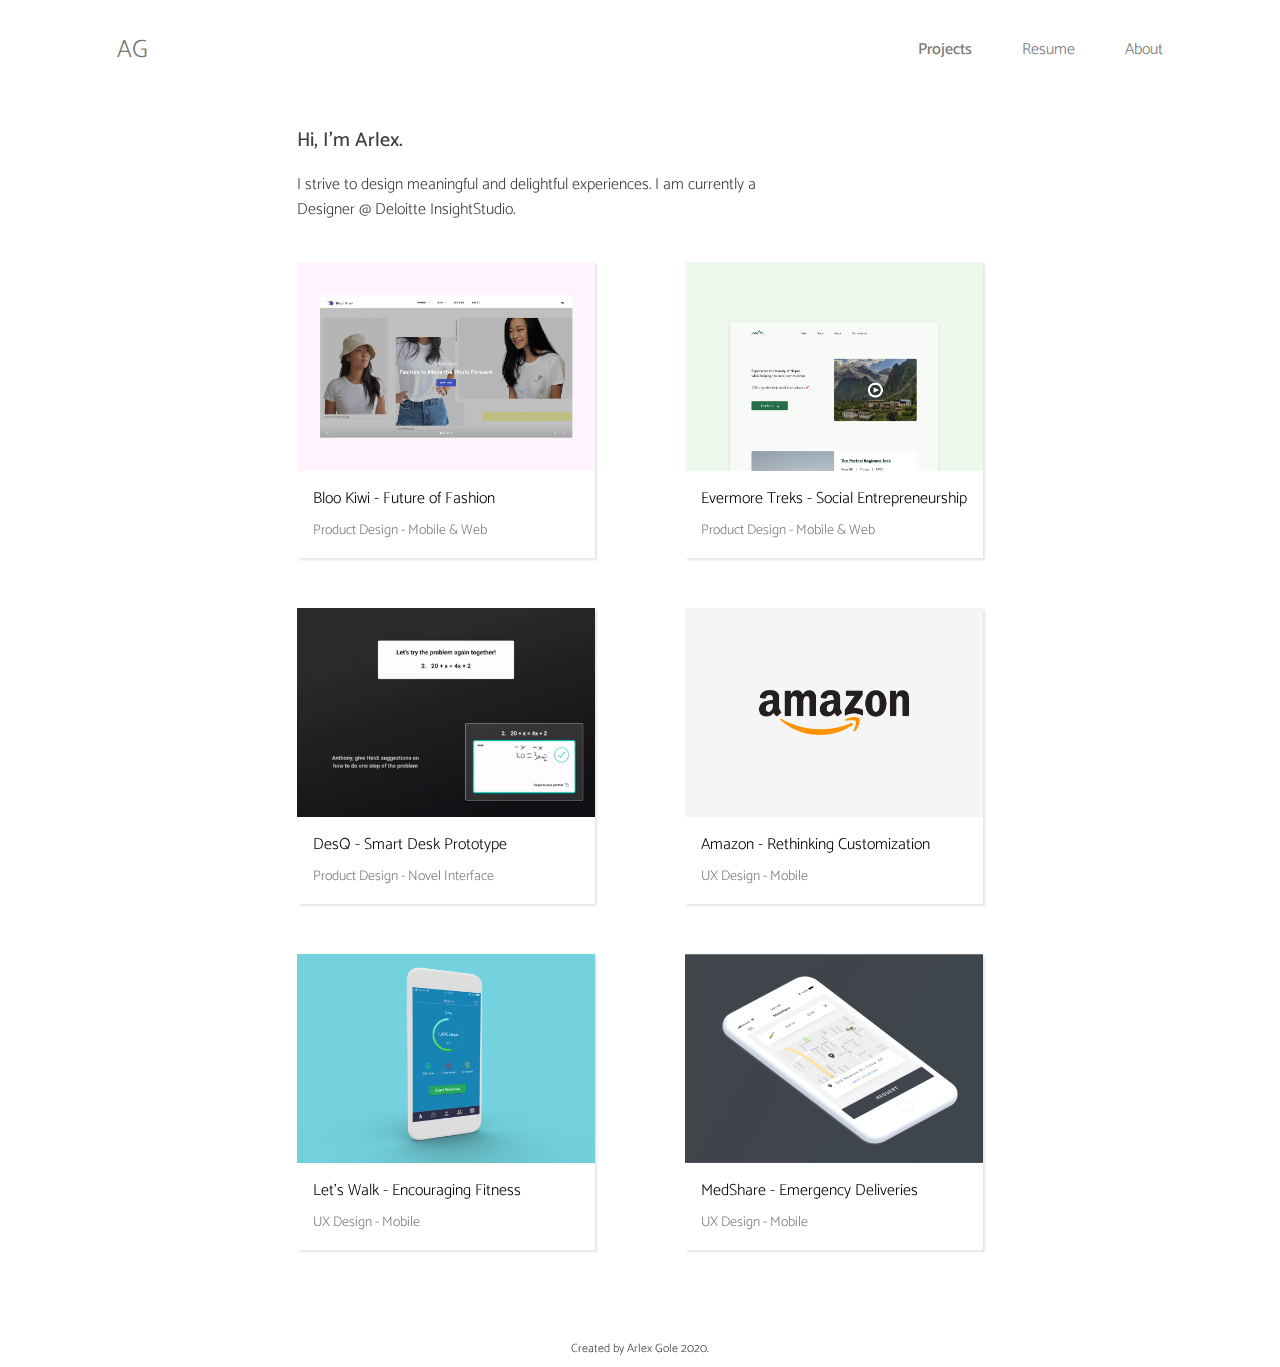
<file: index.html>
<!DOCTYPE html>
<html>
	<head>
		  
      <title>Arlex Gole</title>
      
      <!-- required tags  -->
      <meta charset="utf-8">
      <meta name="viewport" content="width=device-width, initial-scale=1, shrink-to-fit=no">
      
      <!-- bootstrap -->
      <link rel="stylesheet" href="https://maxcdn.bootstrapcdn.com/bootstrap/3.3.7/css/bootstrap.min.css" integrity="sha384-BVYiiSIFeK1dGmJRAkycuHAHRg32OmUcww7on3RYdg4Va+PmSTsz/K68vbdEjh4u" crossorigin="anonymous">
      <script src="https://code.jquery.com/jquery-3.1.1.min.js" integrity="sha256-hVVnYaiADRTO2PzUGmuLJr8BLUSjGIZsDYGmIJLv2b8="  crossorigin="anonymous"> </script>
      <script src="https://maxcdn.bootstrapcdn.com/bootstrap/3.3.7/js/bootstrap.min.js" integrity="sha384-Tc5IQib027qvyjSMfHjOMaLkfuWVxZxUPnCJA7l2mCWNIpG9mGCD8wGNIcPD7Txa" crossorigin="anonymous"> </script>
      
      <!-- fonts -->
      <link href="https://fonts.googleapis.com/css?family=Catamaran:300,500" rel="stylesheet">

      <!-- style -->
      <link rel="stylesheet" href="styles.css">

      <!-- css animations -->
      <link href="https://unpkg.com/aos@2.3.1/dist/aos.css" rel="stylesheet">
      <script src="https://unpkg.com/aos@2.3.1/dist/aos.js"></script>
      
      <!-- favicon -->
      <link rel="icon" href="images/favicon.png">

	</head>

	<body> 
		<nav class="navbar navbar-default"> <!--------------- nav bar --------------->
      <div class="container-fluid">
        <div class="navbar-header">
          <button type="button" class="navbar-toggle collapsed" data-toggle="collapse" data-target="#bs-example-navbar-collapse-1" aria-expanded="false">
            <span class="sr-only">Toggle navigation</span>
            <span class="icon-bar"></span>
            <span class="icon-bar"></span>
            <span class="icon-bar"></span>
          </button>
          <a class="navbar-brand" href="index.html"> AG</a>
        </div>

        <div class="collapse navbar-collapse" id="bs-example-navbar-collapse-1">
          <ul class="nav navbar-nav navbar-right">
            <li><a href="index.html"> <div id="active"> Projects </div></a></li>
            <li><a href="resume.pdf" target="_blank"> Resume </a></li>
            <li><a href="about.html"> About </a></li>
         </ul>
        </div><!-- /.navbar-collapse -->
      </div>
    </nav> <!--------------- nav bar closing --------------->


    <!--------------- animation container --------------->
    <div data-aos="fade-up" data-aos-duration="1000">


    <!--------------- Introduction --------------->
    <div class="row">
      <div class="col-md-9 col-sm-10 col-xs-12" id="intro">
        <h1> Hi, I'm Arlex. </h1>
        		<h2> I strive to design meaningful and delightful experiences. I am currently a Designer @ Deloitte InsightStudio. </h2>
      </div>
    </div>

		 <!--------------- Projects --------------->

    <div class="row">  <!--------------- 1st row --------------->
      <div class="col-md-6 col-sm-6 col-xs-12 nopadding">
        <div class="leftcol">
          <a href="bk.html"> 
            <div class="card">
              <img src="images/bk_cover.jpg" class="img-responsive" alt="Let's Walk"> 
              <div class="container1">
                <p class="caption1"> Bloo Kiwi - Future of Fashion </p>
                <p class ="caption2"> Product Design - Mobile & Web </p> 
              </div>
            </div>
          </a>
        </div>
      </div>

      <div class="col-md-6 col-sm-6 col-xs-12 nopadding">
        <div class="rightcol">
          <a href="evermoretreks.html"> 
            <div class="card">
              <img src="images/travel_cover.jpg" class="img-responsive" alt="Let's Walk"> 
              <div class="container1">
                <p class="caption1"> Evermore Treks - Social Entrepreneurship </p>
                <p class ="caption2"> Product Design - Mobile & Web </p> 
              </div>
            </div>
          </a>
        </div>
      </div>

      
    </div>

    <div class="row" id="second-row">  <!--------------- 2nd row --------------->
      <div class="col-md-6 col-sm-6 col-xs-12 nopadding">
        <div class="leftcol">
          <a href="desq.html"> 
            <div class="card">
              <img src="images/desq.gif" class="img-responsive" alt="DesQ"> 
              <div class="container1">
                <p class="caption1"> DesQ - Smart Desk Prototype </p>
                <p class ="caption2"> Product Design - Novel Interface </p> 
              </div>
            </div>
          </a>
        </div>
      </div>

      <div class="col-md-6 col-sm-6 col-xs-12 nopadding">
        <div class="rightcol">
        <a href="amazon.html"> 
          <div class="card">
          <img src="images/amazon_cover.jpg" class="img-responsive" alt="Amazon Custom"> 
            <div class="container1">
              <p class="caption1"> Amazon - Rethinking Customization </p>
              <p class ="caption2"> UX Design - Mobile </p> 
            </div>
          </div>
        </a>
        </div>
      </div>
    </div> 

     <div class="row" id="third-row"> <!--------------- 3rd row --------------->
      <div class="col-md-6 col-sm-6 col-xs-12 nopadding">
        <div class="leftcol">
          <a href="lets_walk.html"> 
            <div class="card">
              <img src="images/letswalk_cover.jpg" class="img-responsive" alt="Let's Walk">  
              <div class="container1">
                <p class="caption1"> Let's Walk - Encouraging Fitness</p>
                <p class ="caption2"> UX Design - Mobile </p> 
              </div>
            </div>
          </a>
        </div>
      </div>

      <div class="col-md-6 col-sm-6 col-xs-12 nopadding">
        <div class="rightcol">
            <a href="medshare.html"> 
              <div class="card">
              <img src="images/medshare_cover.jpg" class="img-responsive" alt="Medshare"> 
                <div class="container1">
                  <p class="caption1"> MedShare - Emergency Deliveries </p>
                  <p class ="caption2"> UX Design - Mobile </p> 
                </div>
              </div>
            </a>
        </div>
      </div>
    </div> <!-- row -->

    <div class="row">
      <div class="col-md-12 col-sm-12 col-xs-12 nopadding">
          <p id="footer"> Created by Arlex Gole 2020. </p>
      </div>
    </div>

  </div> <!--------------- animation container closed --------------->

	</body>

  <script>
    AOS.init();
  </script>

</html>
</file>
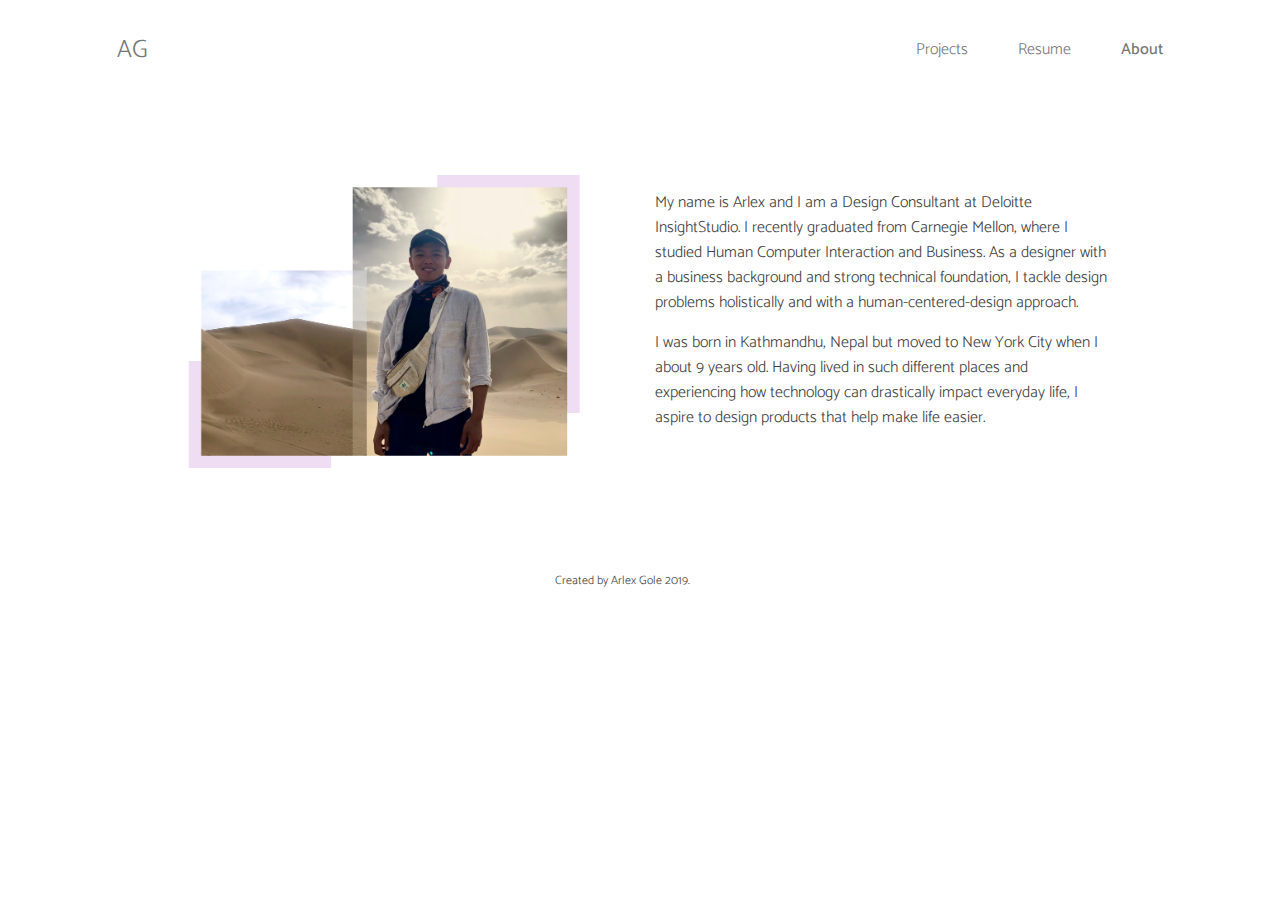
<file: about.html>
<!DOCTYPE html>
<html>
  <head>
      
      <title>Arlex Gole</title>
      
      <!-- required tags  -->
      <meta charset="utf-8">
      <meta name="viewport" content="width=device-width, initial-scale=1, shrink-to-fit=no">
      
      <!-- bootstrap -->
      <link rel="stylesheet" href="https://maxcdn.bootstrapcdn.com/bootstrap/3.3.7/css/bootstrap.min.css" integrity="sha384-BVYiiSIFeK1dGmJRAkycuHAHRg32OmUcww7on3RYdg4Va+PmSTsz/K68vbdEjh4u" crossorigin="anonymous">
      <script src="https://code.jquery.com/jquery-3.1.1.min.js" integrity="sha256-hVVnYaiADRTO2PzUGmuLJr8BLUSjGIZsDYGmIJLv2b8="  crossorigin="anonymous"> </script>
      <script src="https://maxcdn.bootstrapcdn.com/bootstrap/3.3.7/js/bootstrap.min.js" integrity="sha384-Tc5IQib027qvyjSMfHjOMaLkfuWVxZxUPnCJA7l2mCWNIpG9mGCD8wGNIcPD7Txa" crossorigin="anonymous"> </script>
      
      <!-- fonts -->
      <link href="https://fonts.googleapis.com/css?family=Catamaran:300,500" rel="stylesheet">

      <!-- style -->
      <link rel="stylesheet" href="main.css">
      
      <!-- favicon -->
      <link rel="icon" href="images/favicon.png">

  </head>

  <body> 
    <nav class="navbar navbar-default">
          <div class="container-fluid">
            <!-- Brand and toggle get grouped for better mobile display -->
            <div class="navbar-header">
              <button type="button" class="navbar-toggle collapsed" data-toggle="collapse" data-target="#bs-example-navbar-collapse-1" aria-expanded="false">
                <span class="sr-only">Toggle navigation</span>
                <span class="icon-bar"></span>
                <span class="icon-bar"></span>
                <span class="icon-bar"></span>
              </button>
              <a class="navbar-brand" href="index.html"> AG </a>
            </div>

            <!-- Collect the nav links, forms, and other content for toggling -->
            <div class="collapse navbar-collapse" id="bs-example-navbar-collapse-1">
                <!-- <li class="active"><a href="#">Link <span class="sr-only">(current)</span></a></li> -->
              <ul class="nav navbar-nav navbar-right">
                <li><a href="index.html" id="link"> Projects </a></li>
                <li><a href="resume.pdf" target="_blank" id="link"> Resume </a></li>
                <li><a href="about.html" class="link"> <div id="active"> About </div></a></li>
             </ul>
            </div><!-- /.navbar-collapse -->
          </div>
    </nav>

        <div id="about">
          <div class="large_images">
            <div class="col-md-6 col-sm-6 col-xs-12">
              <div class="leftcol">
                <img src="images/me.jpg" class="img-responsive" alt="Responsive image"> 
              </div>
            </div>
            <div class="col-md-6 col-sm-6 col-xs-12">
              <div class="rightcol">
                <p> My name is Arlex and I am a Design Consultant at Deloitte InsightStudio. I recently graduated from Carnegie Mellon, where I studied Human Computer Interaction and Business. As a designer with a business background and strong technical foundation, I tackle design problems holistically and with a human-centered-design approach. </p>

                <p> I was born in Kathmandhu, Nepal but moved to New York City when I about 9 years old. Having lived in such different places and experiencing how technology can drastically impact everyday life, I aspire to design products that help make life easier.   </p> 
              </div>
            </div>
          </div>
        </div>

          <div class="row">
            <div class="col-md-12 col-sm-12 col-xs-12 nopadding">
            <p id="footer"> Created by Arlex Gole 2019. </p>
            </div>
          </div>

  </body>
</html>
</file>
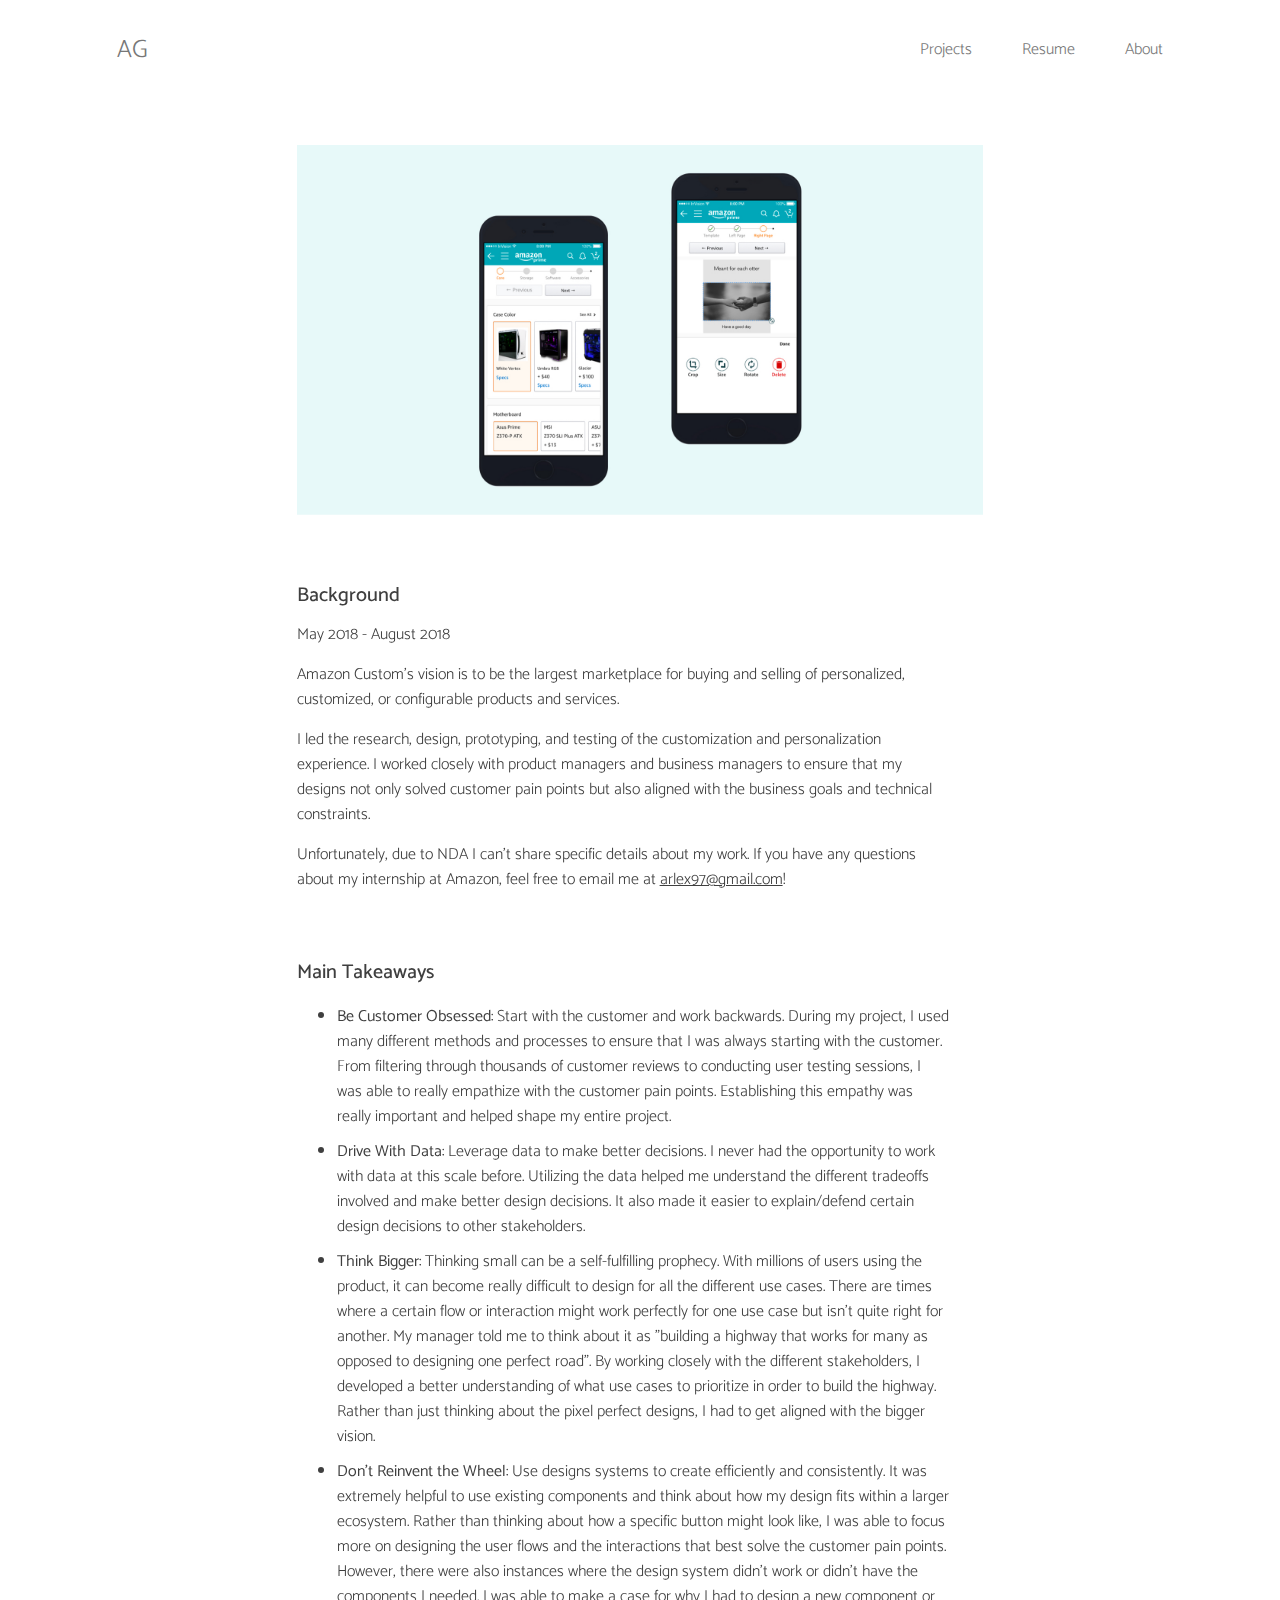
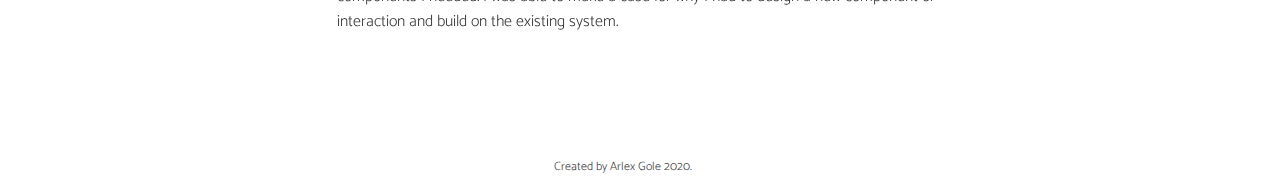
<file: amazon.html>
<!DOCTYPE html>
<html>
	<head>
		  
      <title> Amazon Custom </title>
      
      <!-- required tags  -->
      <meta charset="utf-8">
      <meta name="viewport" content="width=device-width, initial-scale=1, shrink-to-fit=no">
      
      <!-- bootstrap -->
      <link rel="stylesheet" href="https://maxcdn.bootstrapcdn.com/bootstrap/3.3.7/css/bootstrap.min.css" integrity="sha384-BVYiiSIFeK1dGmJRAkycuHAHRg32OmUcww7on3RYdg4Va+PmSTsz/K68vbdEjh4u" crossorigin="anonymous">
      <script src="https://code.jquery.com/jquery-3.1.1.min.js" integrity="sha256-hVVnYaiADRTO2PzUGmuLJr8BLUSjGIZsDYGmIJLv2b8="  crossorigin="anonymous"> </script>
      <script src="https://maxcdn.bootstrapcdn.com/bootstrap/3.3.7/js/bootstrap.min.js" integrity="sha384-Tc5IQib027qvyjSMfHjOMaLkfuWVxZxUPnCJA7l2mCWNIpG9mGCD8wGNIcPD7Txa" crossorigin="anonymous"> </script>
      
      <!-- fonts -->
      <link href="https://fonts.googleapis.com/css?family=Catamaran:300,500" rel="stylesheet">
      
      <!-- style -->
      <link rel="stylesheet" href="main.css">

      <!-- css animations -->
      <link href="https://unpkg.com/aos@2.3.1/dist/aos.css" rel="stylesheet">
      <script src="https://unpkg.com/aos@2.3.1/dist/aos.js"></script>
      
      <!-- favicon -->
      <link rel="icon" href="images/favicon.png">
      
	</head>
  <body> 
    <!--------------- nav bar --------------->
    <nav class="navbar navbar-default">
      <div class="container-fluid">
        <!-- Brand and toggle get grouped for better mobile display -->
        <div class="navbar-header">
          <button type="button" class="navbar-toggle collapsed" data-toggle="collapse" data-target="#bs-example-navbar-collapse-1" aria-expanded="false">
            <span class="sr-only">Toggle navigation</span>
            <span class="icon-bar"></span>
            <span class="icon-bar"></span>
            <span class="icon-bar"></span>
          </button>
          <a class="navbar-brand" href="index.html"> AG </a>
        </div>

        <div class="collapse navbar-collapse" id="bs-example-navbar-collapse-1">
          <ul class="nav navbar-nav navbar-right">
            <li><a href="index.html"> Projects </a></li>
            <li><a href="resume.pdf" target="_blank"> Resume </a></li>
            <li><a href="about.html"> About </a></li>
         </ul>
        </div><!-- /.navbar-collapse -->
        </div>
    </nav>
    <!--------------- nav bar closed --------------->

    <!--------------- animation container --------------->
    <div data-aos="fade-up" data-aos-duration="1000">

      <!--------------- banner --------------->
      <div class="row">
        <div class="col-md-12 col-sm-12 col-xs-12">
          <div id="banner">
            <img src="images/amazon_banner.jpg" class="img-responsive" alt="Responsive image"> 
          </div>
        </div>
      </div>

      <!--------------- background --------------->
      <div class="row">
        <div class="col-md-12 col-sm-12 col-xs-12">
          <h1> Background </h1>
          <p> May 2018 - August 2018 </p>
          <p>  Amazon Custom’s vision is to be the largest marketplace for buying and selling of personalized, customized, or configurable products and services. </p>
          <p> I led the research, design, prototyping, and testing of the customization and personalization experience. I worked closely with product managers and business managers to ensure that my designs not only solved customer pain points but also aligned with the business goals and technical constraints.  </p>
          <p> Unfortunately, due to NDA I can’t share specific details about my work. If you have any questions about my internship at Amazon, feel free to email me at <a href="mailto:arlex97@gmail.com"><u>arlex97@gmail.com</u></a>!</p>
        </div>
      </div>

      <!--------------- Takeaways --------------->  
      <div class="row">
        <div class="col-md-12 col-sm-12 col-xs-12">
          <h3> Main Takeaways </h3>
          <ul id="takeaway">
            <li class="lists">  <b> Be Customer Obsessed</b>: Start with the customer and work backwards. During my project, I used many different methods and processes to ensure that I was always starting with the customer. From filtering through thousands of customer reviews to conducting user testing sessions, I was able to really empathize with the customer pain points. Establishing this empathy was really important and helped shape my entire project. </li>
            <li class="lists"> <b> Drive With Data</b>: Leverage data to make better decisions. I never had the opportunity to work with data at this scale before. Utilizing the data helped me understand the different tradeoffs involved and make better design decisions. It also made it easier to explain/defend certain design decisions to other stakeholders. </li>
            <li class="lists"> <b> Think Bigger</b>: Thinking small can be a self-fulfilling prophecy. With millions of users using the product, it can become really difficult to design for all the different use cases. There are times where a certain flow or interaction might work perfectly for one use case but isn't quite right for another. My manager told me to think about it as "building a highway that works for many as opposed to designing one perfect road". By working closely with the different stakeholders, I developed a better understanding of what use cases to prioritize in order to build the highway. Rather than just thinking about the pixel perfect designs, I had to get aligned with the bigger vision. </li>
            <li class="lists"> <b> Don't Reinvent the Wheel</b>: Use designs systems to create efficiently and consistently. It was extremely helpful to use existing components and think about how my design fits within a larger ecosystem. Rather than thinking about how a specific button might look like, I was able to focus more on designing the user flows and the interactions that best solve the customer pain points. However, there were also instances where the design system didn't work or didn't have the components I needed. I was able to make a case for why I had to design a new component or interaction and build on the existing system.</li>
          </ul>
        </div>  
      </div>

    </div> <!--------------- animation container clossed --------------->

    <!--------------- Footer --------------->  
    <div class="row">
      <div class="col-md-12 col-sm-12 col-xs-12 nopadding">
          <p id="footer"> Created by Arlex Gole 2020. </p>
      </div>
    </div>

  </body>

  <script>
      AOS.init();
  </script>

</html>
</file>
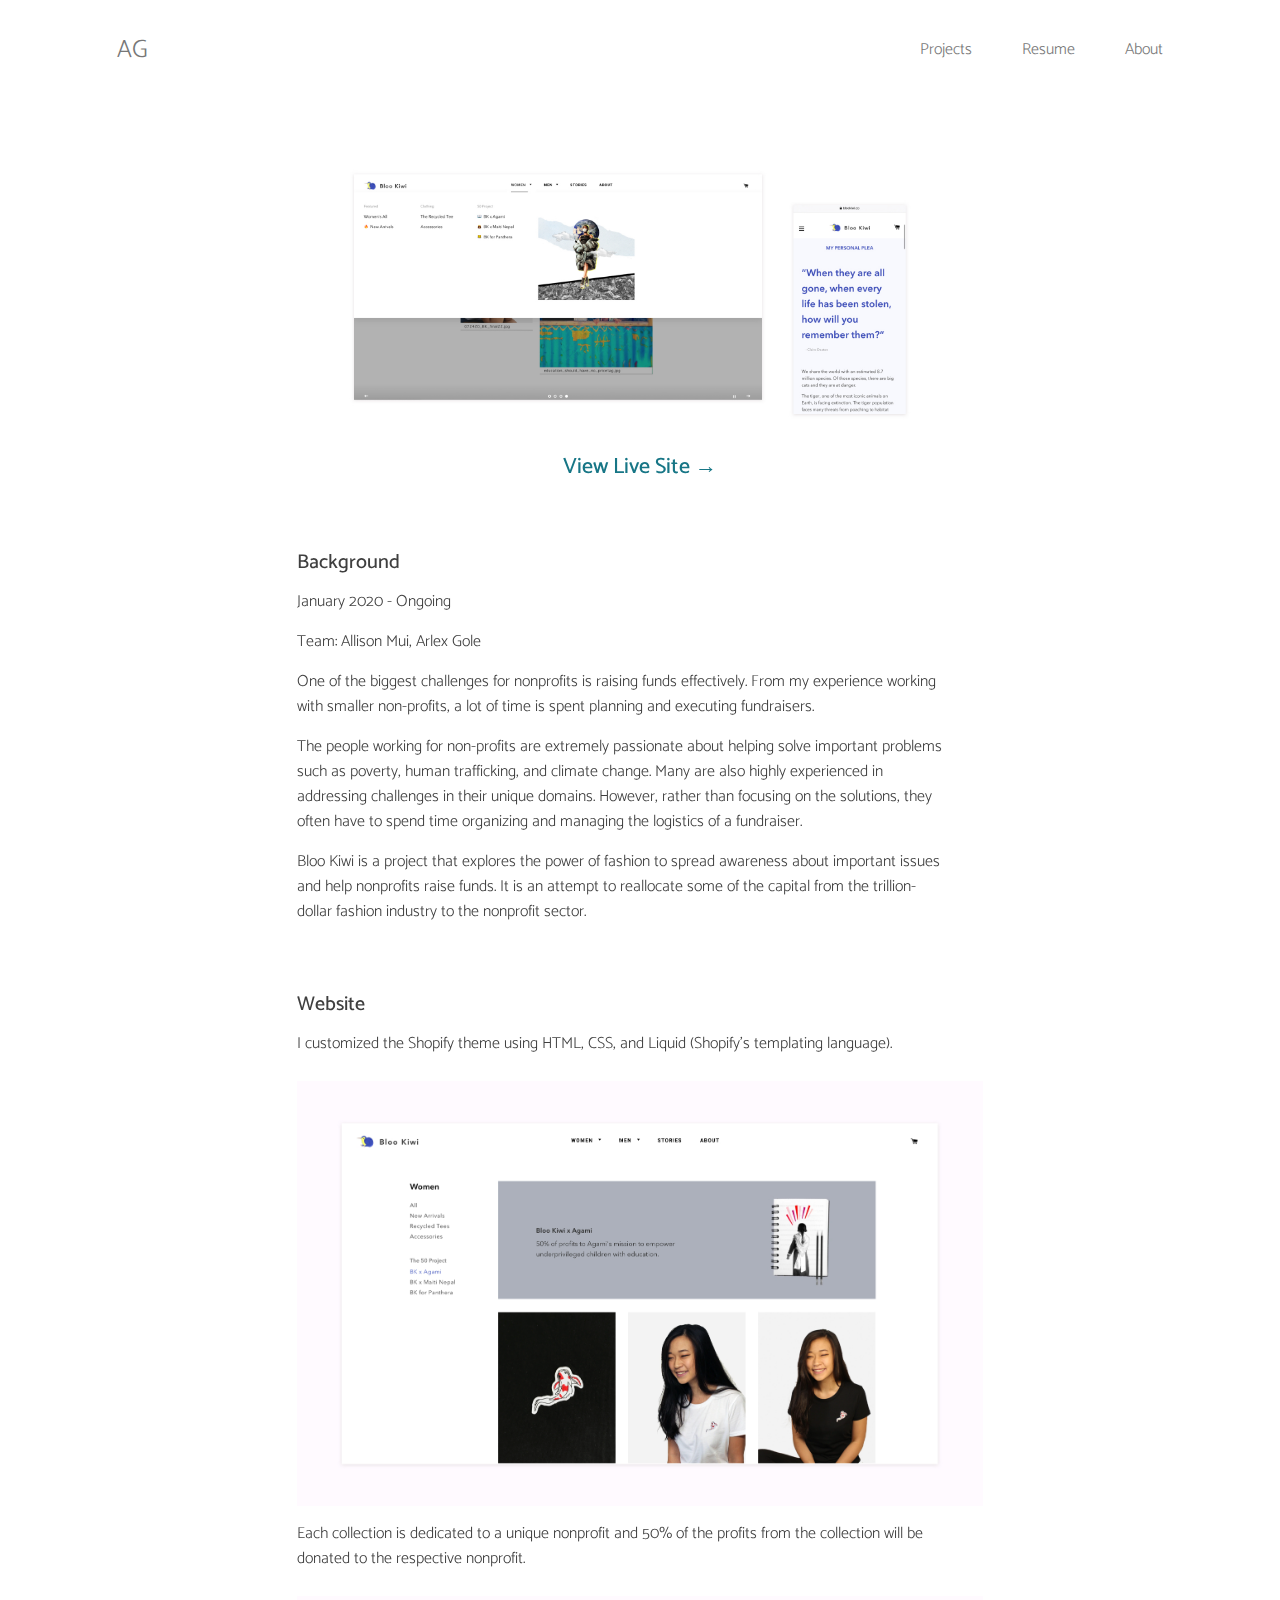
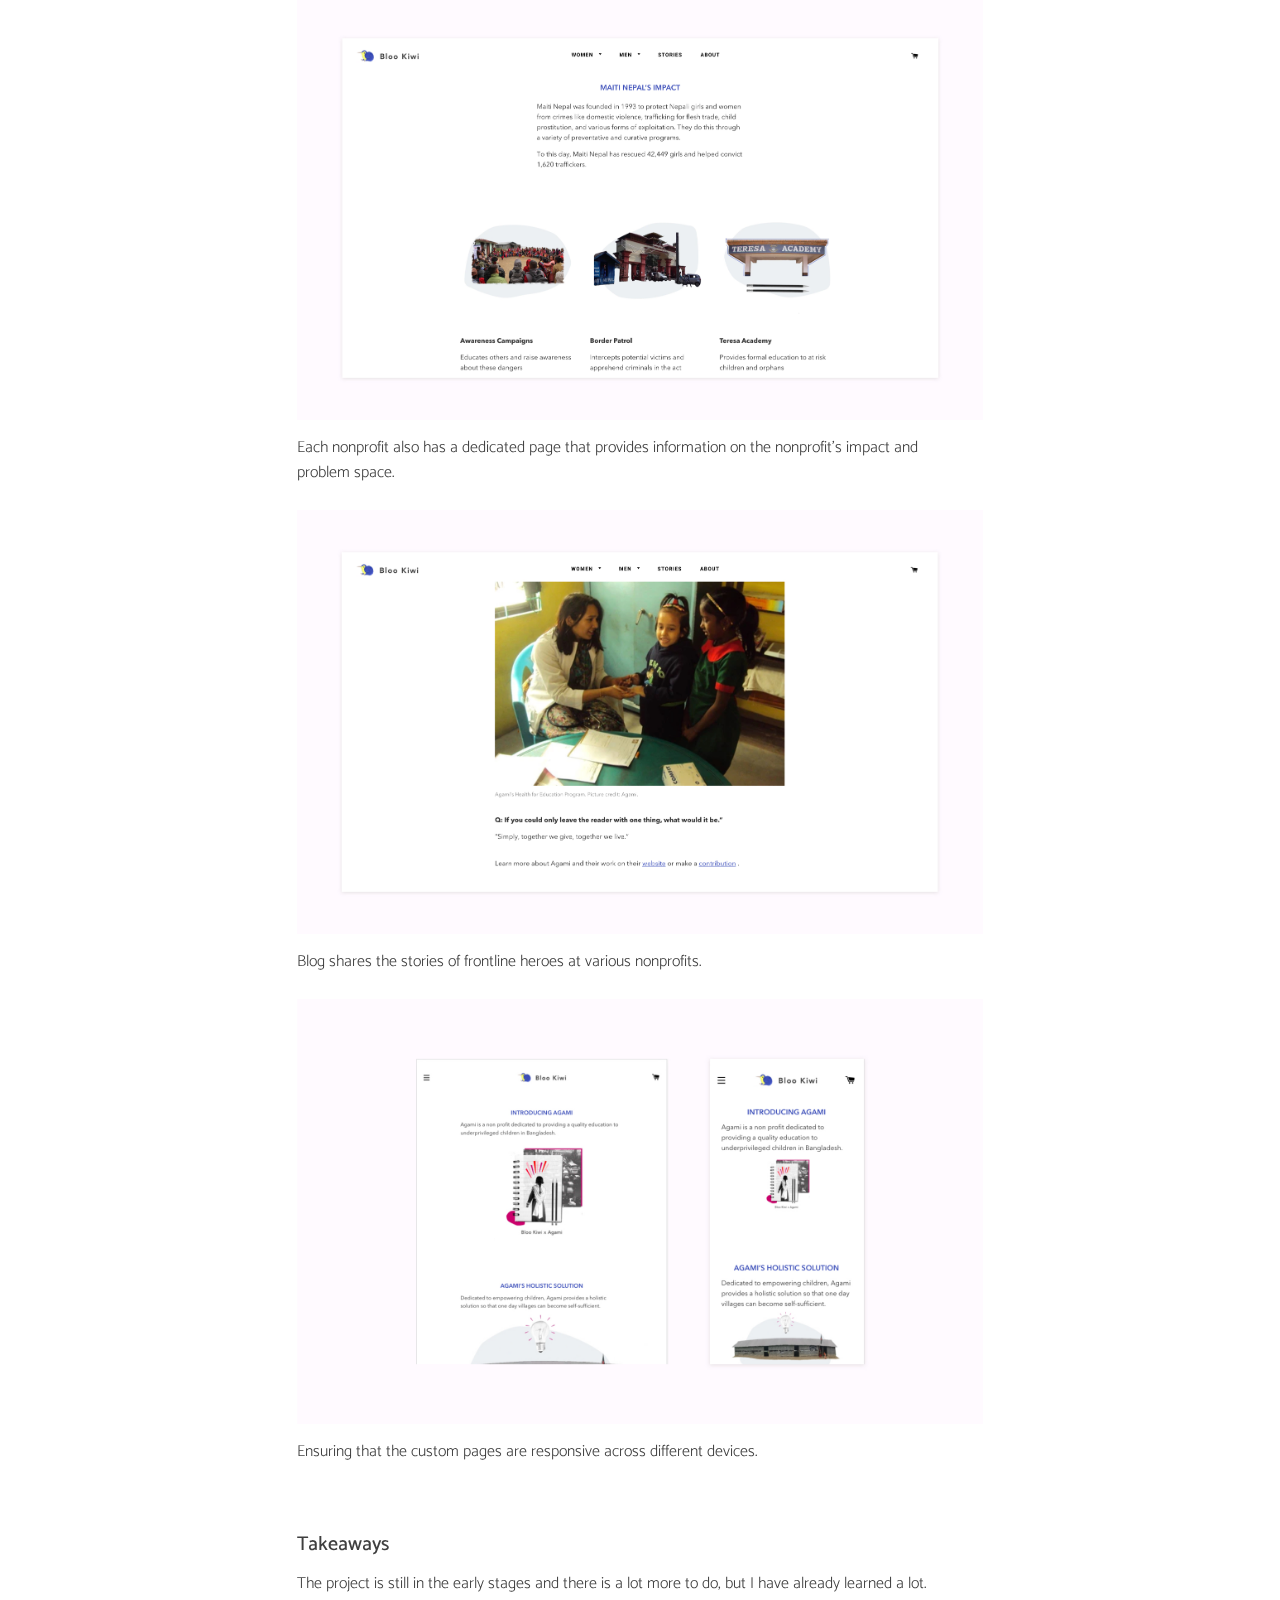
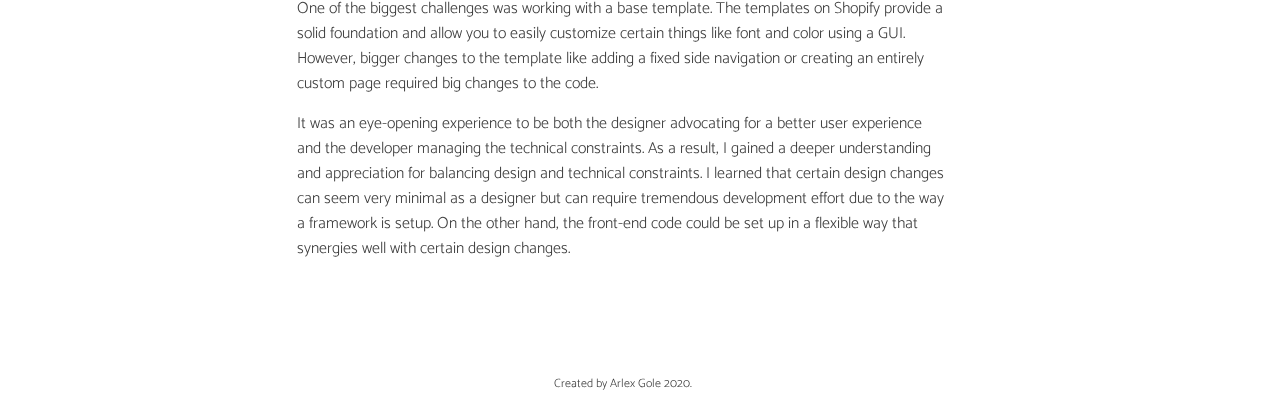
<file: bk.html>
<!DOCTYPE html>
<html>
	<head>
		  
      <title> Bloo Kiwi </title>
      
      <!-- required tags  -->
      <meta charset="utf-8">
      <meta name="viewport" content="width=device-width, initial-scale=1, shrink-to-fit=no">
      
      <!-- bootstrap -->
      <link rel="stylesheet" href="https://maxcdn.bootstrapcdn.com/bootstrap/3.3.7/css/bootstrap.min.css" integrity="sha384-BVYiiSIFeK1dGmJRAkycuHAHRg32OmUcww7on3RYdg4Va+PmSTsz/K68vbdEjh4u" crossorigin="anonymous">
      <script src="https://code.jquery.com/jquery-3.1.1.min.js" integrity="sha256-hVVnYaiADRTO2PzUGmuLJr8BLUSjGIZsDYGmIJLv2b8="  crossorigin="anonymous"> </script>
      <script src="https://maxcdn.bootstrapcdn.com/bootstrap/3.3.7/js/bootstrap.min.js" integrity="sha384-Tc5IQib027qvyjSMfHjOMaLkfuWVxZxUPnCJA7l2mCWNIpG9mGCD8wGNIcPD7Txa" crossorigin="anonymous"> </script>
      
      <!-- fonts -->
      <link href="https://fonts.googleapis.com/css?family=Catamaran:300,500" rel="stylesheet">
      
      <!-- style -->
      <link rel="stylesheet" href="main.css">

      <!-- css animations -->
      <link href="https://unpkg.com/aos@2.3.1/dist/aos.css" rel="stylesheet">
      <script src="https://unpkg.com/aos@2.3.1/dist/aos.js"></script>
      
      <!-- favicon -->
      <link rel="icon" href="images/favicon.png">
      
	</head>

  <body> 
        <!--------------- nav bar --------------->
        <nav class="navbar navbar-default">
          <div class="container-fluid">
            <!-- Brand and toggle get grouped for better mobile display -->
            <div class="navbar-header">
              <button type="button" class="navbar-toggle collapsed" data-toggle="collapse" data-target="#bs-example-navbar-collapse-1" aria-expanded="false">
                <span class="sr-only">Toggle navigation</span>
                <span class="icon-bar"></span>
                <span class="icon-bar"></span>
                <span class="icon-bar"></span>
              </button>
              <a class="navbar-brand" href="index.html"> AG </a>
            </div>

            <!-- Collect the nav links, forms, and other content for toggling -->
            <div class="collapse navbar-collapse" id="bs-example-navbar-collapse-1">
              <!-- <li class="active"><a href="#">Link <span class="sr-only">(current)</span></a></li> -->
              <ul class="nav navbar-nav navbar-right">
                <li><a href="index.html"> Projects </a></li>
                <li><a href="resume.pdf" target="_blank"> Resume </a></li>
                <li><a href="about.html"> About </a></li>
             </ul>
            </div><!-- /.navbar-collapse -->
            </div>
        </nav> <!--------------- nav bar closed --------------->


        <!--------------- animation container --------------->
        <div data-aos="fade-up" data-aos-duration="1000">

        <!--------------- banner image --------------->
        <div class="row">
          <div class="col-md-12 col-sm-12 col-xs-12">
            <div id="banner">
              <img src="images/bk_banner.jpg" class="img-responsive" alt="Banner image"> 
            </div>
          </div>
        </div>

        <!--------------- Background --------------->

        <div class="row centered">
          <div class="col-md-12 col-sm-12 col-xs-12">
            <a href="https://www.blookiwi.co" target="_blank" class="cta">  View Live Site → </a> 
          </div>
        </div>


        <div class="row">
          <div class="col-md-12 col-sm-12 col-xs-12">
            <h3> Background </h3>
            <p> January 2020 - Ongoing </p>
            <p> Team: Allison Mui, Arlex Gole </p>
            <p> One of the biggest challenges for nonprofits is raising funds effectively. From my experience working with smaller non-profits, a lot of time is spent planning and executing fundraisers. </p>
            <p> The people working for non-profits are extremely passionate about helping solve important problems such as poverty, human trafficking, and climate change. Many are also highly experienced in addressing challenges in their unique domains. However, rather than focusing on the solutions, they often have to spend time organizing and managing the logistics of a fundraiser. </p>
            <p> Bloo Kiwi is a project that explores the power of fashion to spread awareness about important issues and help nonprofits raise funds. It is an attempt to reallocate some of the capital from the trillion-dollar fashion industry to the nonprofit sector. </p>
          </div>
        </div>

        <div><!--------------- Animation Container Closed --------------->

     
      <!--------------- Wireframes --------------->
      <div class="row">
        <div class="col-md-12 col-sm-12 col-xs-12">
          <h3> Website </h3>
            <p> I customized the Shopify theme using HTML, CSS, and Liquid (Shopify's templating language).</p>
        </div>
        <div class="col-md-12 col-sm-12 col-xs-12">
            <div class="under_images">
              <img src="images/bk_1.jpg" class="img-responsive" alt="Landing Page Wireframe"> 
              <p> Each collection is dedicated to a unique nonprofit and 50% of the profits from the collection will be donated to the respective nonprofit. </p>
            </div>
            <div class="under_images">
              <img src="images/bk_2.jpg" class="img-responsive" alt="Landing Page Wireframe"> 
              <p> Each nonprofit also has a dedicated page that provides information on the nonprofit's impact and problem space. </p>
            </div>
            <div class="under_images">
              <img src="images/bk_3.jpg" class="img-responsive" alt="Landing Page Wireframe"> 
              <p> Blog shares the stories of frontline heroes at various nonprofits. </p>
            </div>
            <div class="under_images">
              <img src="images/bk_4.jpg" class="img-responsive" alt="Landing Page Wireframe"> 
              <p> Ensuring that the custom pages are responsive across different devices. </p>
            </div>
        </div>
      </div>

      <!--------------- Takeaways --------------->
       <div class="row">
        <div class="col-md-12 col-sm-12 col-xs-12">
          <h3> Takeaways </h3>
            <p> The project is still in the early stages and there is a lot more to do, but I have already learned a lot. One of the biggest challenges was working with a base template. The templates on Shopify provide a solid foundation and allow you to easily customize certain things like font and color using a GUI. However, bigger changes to the template like adding a fixed side navigation or creating an entirely custom page required big changes to the code. </p>
            <p>It was an eye-opening experience to be both the designer advocating for a better user experience and the developer managing the technical constraints. As a result, I gained a deeper understanding and appreciation for balancing design and technical constraints. I learned that certain design changes can seem very minimal as a designer but can require tremendous development effort due to the way a framework is setup. On the other hand, the front-end code could be set up in a flexible way that synergies well with certain design changes. </p>
        </div>
      </div>

      <!--------------- Footer --------------->
      <div class="row">
        <div class="col-md-12 col-sm-12 col-xs-12 nopadding">
            <p id="footer"> Created by Arlex Gole 2020. </p>
        </div>
      </div> 

  </body>

  <script>
      AOS.init();
  </script>

</html>
</file>
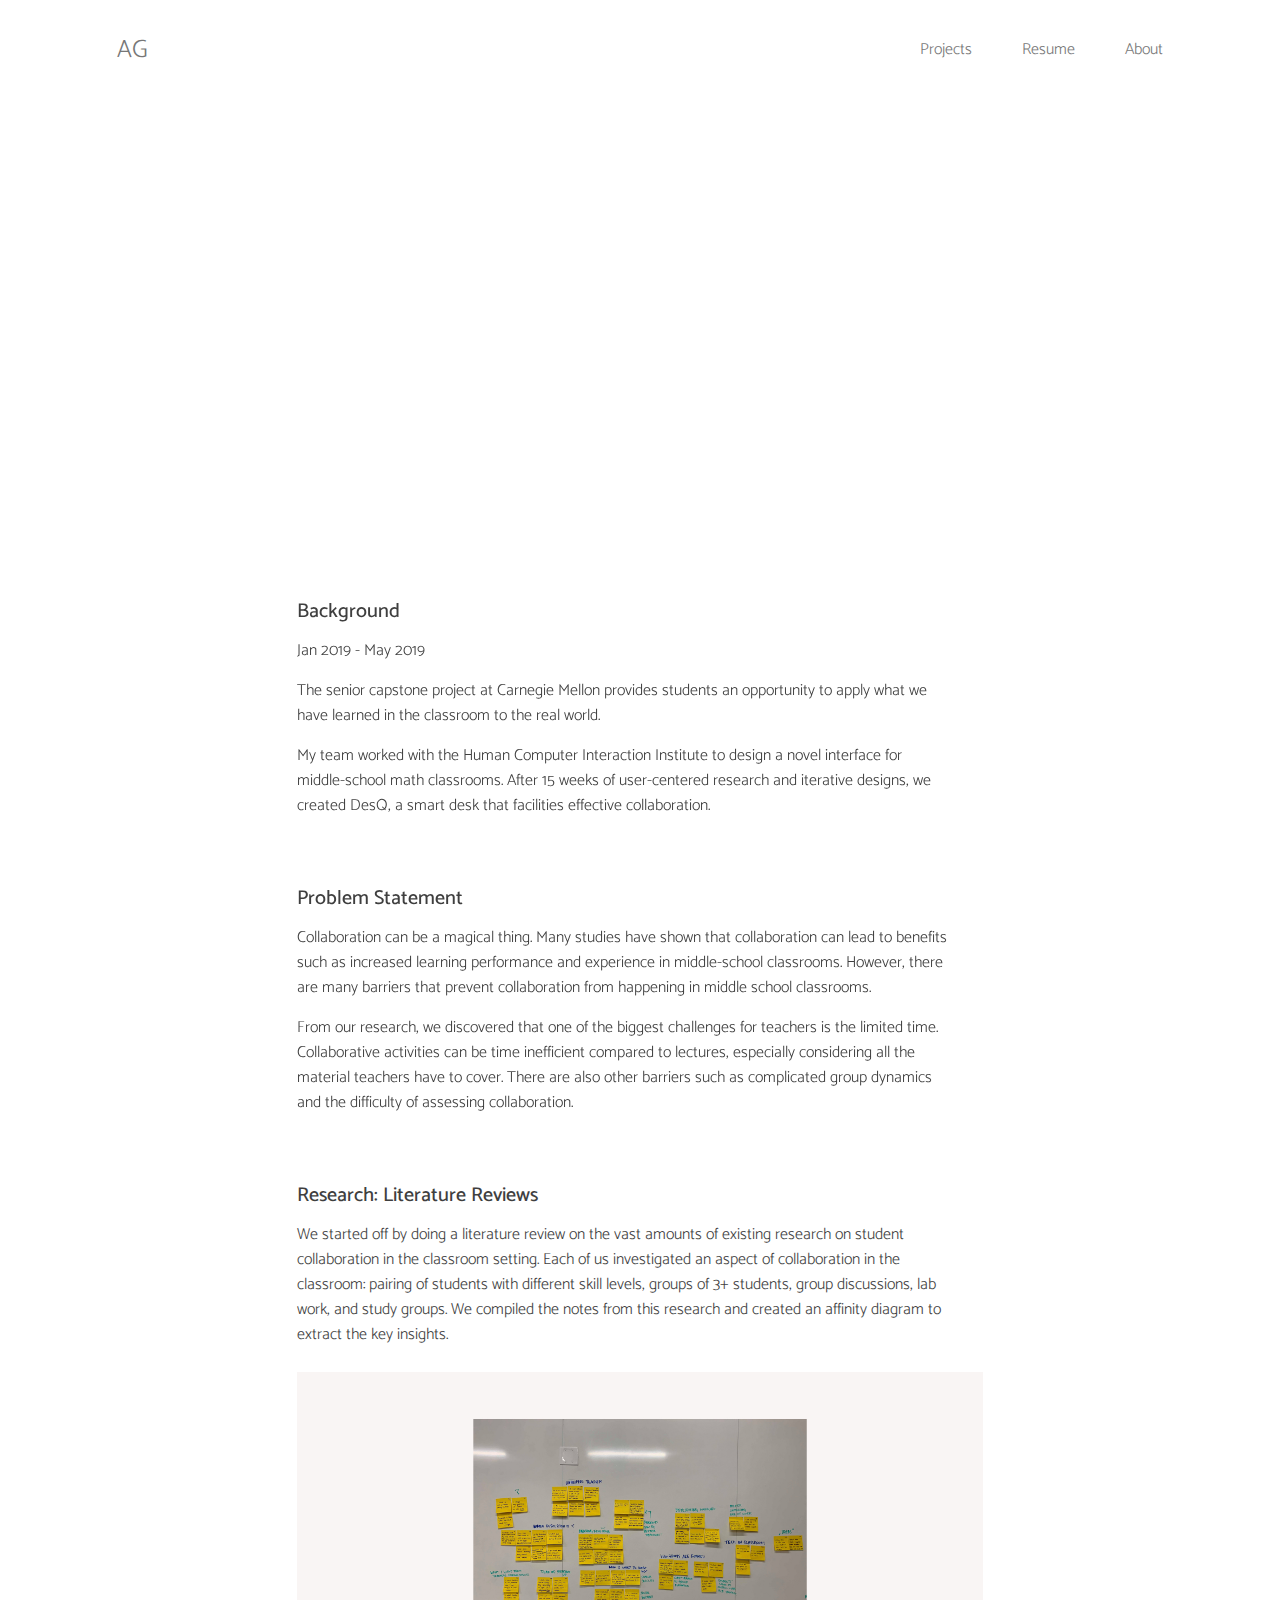
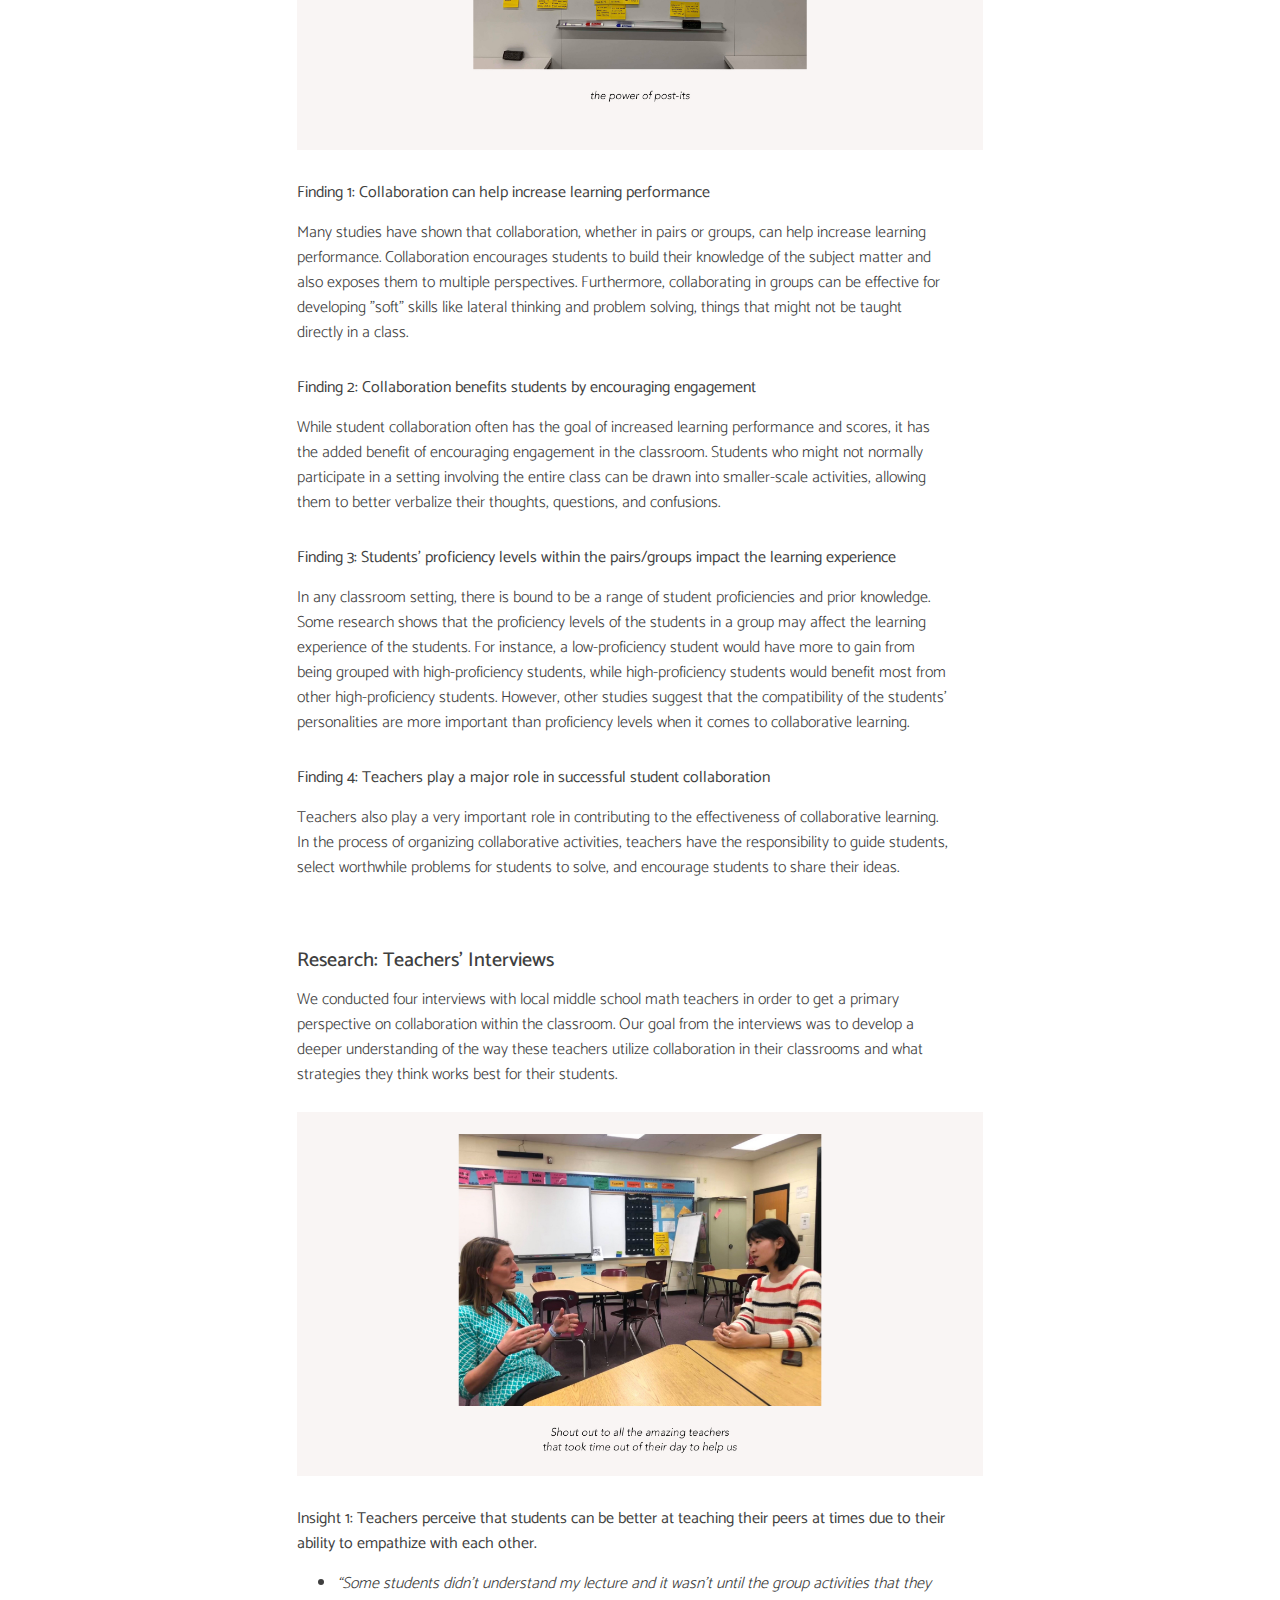
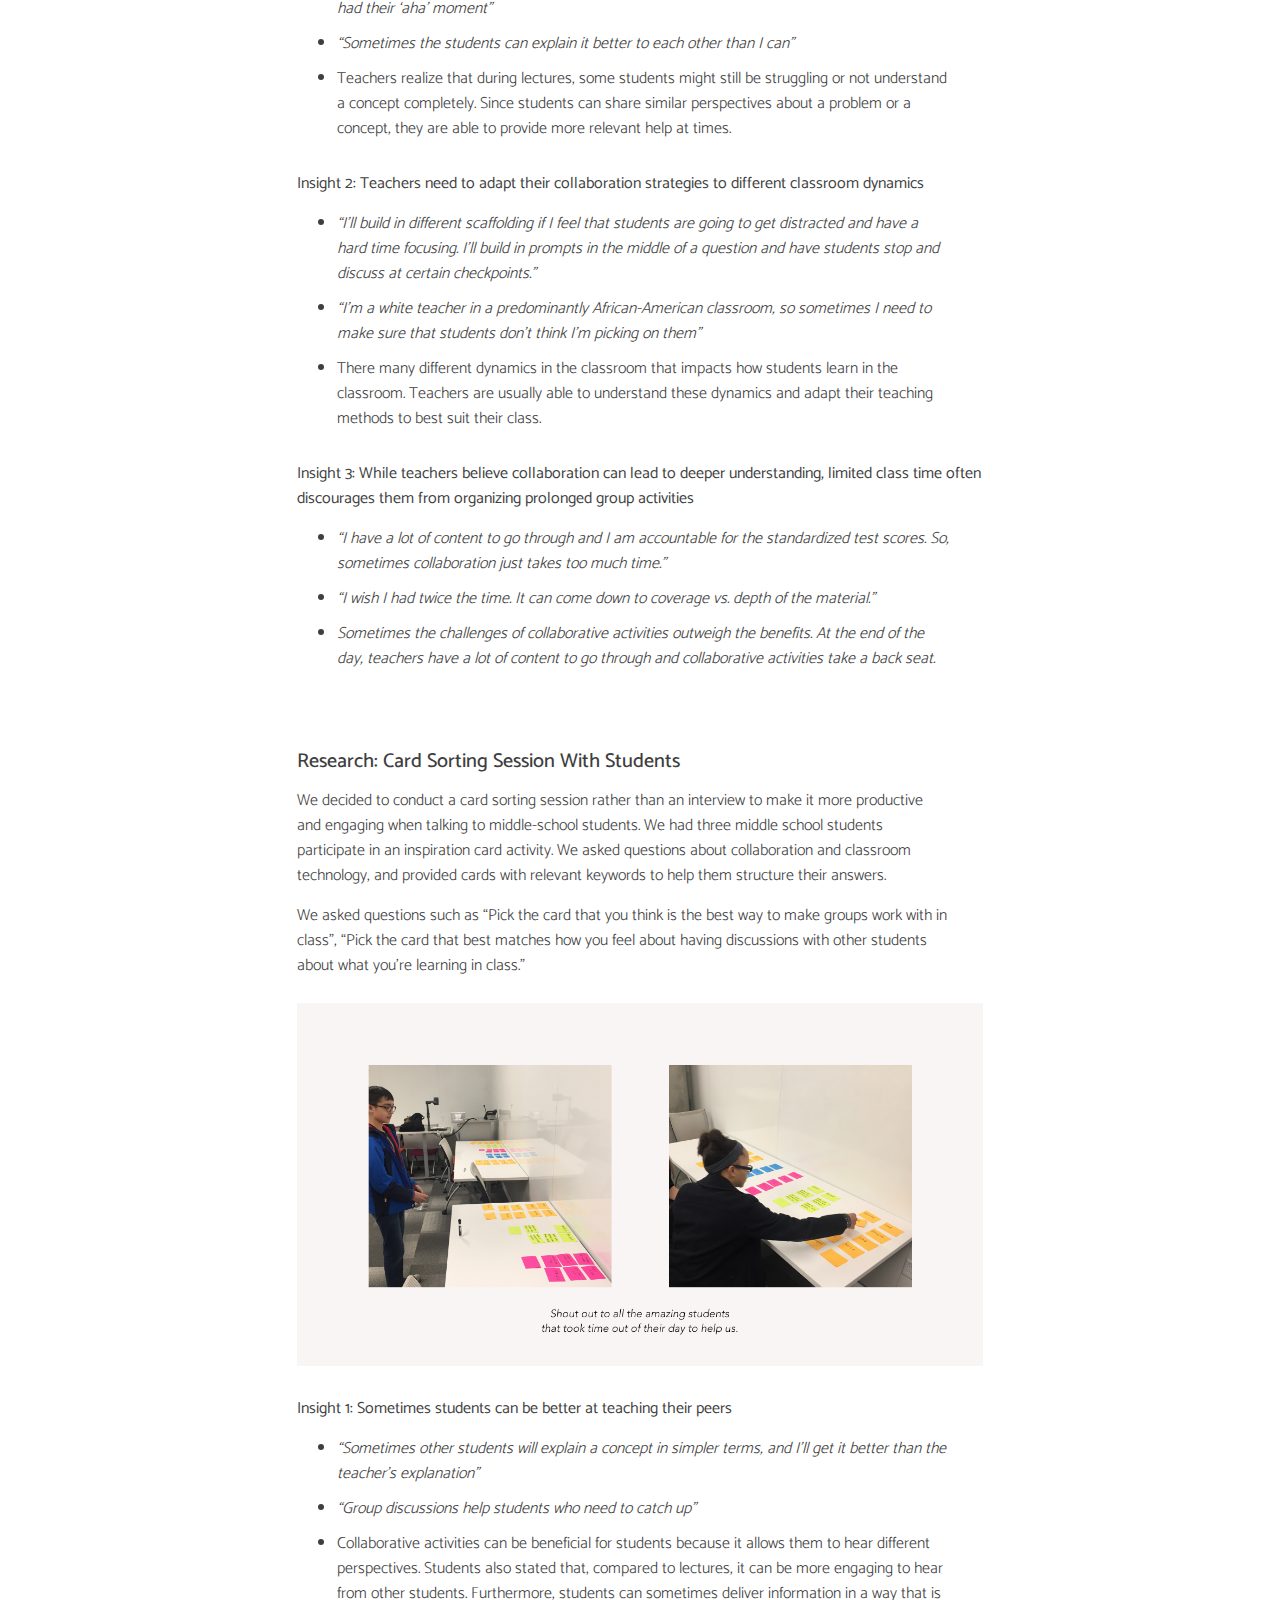
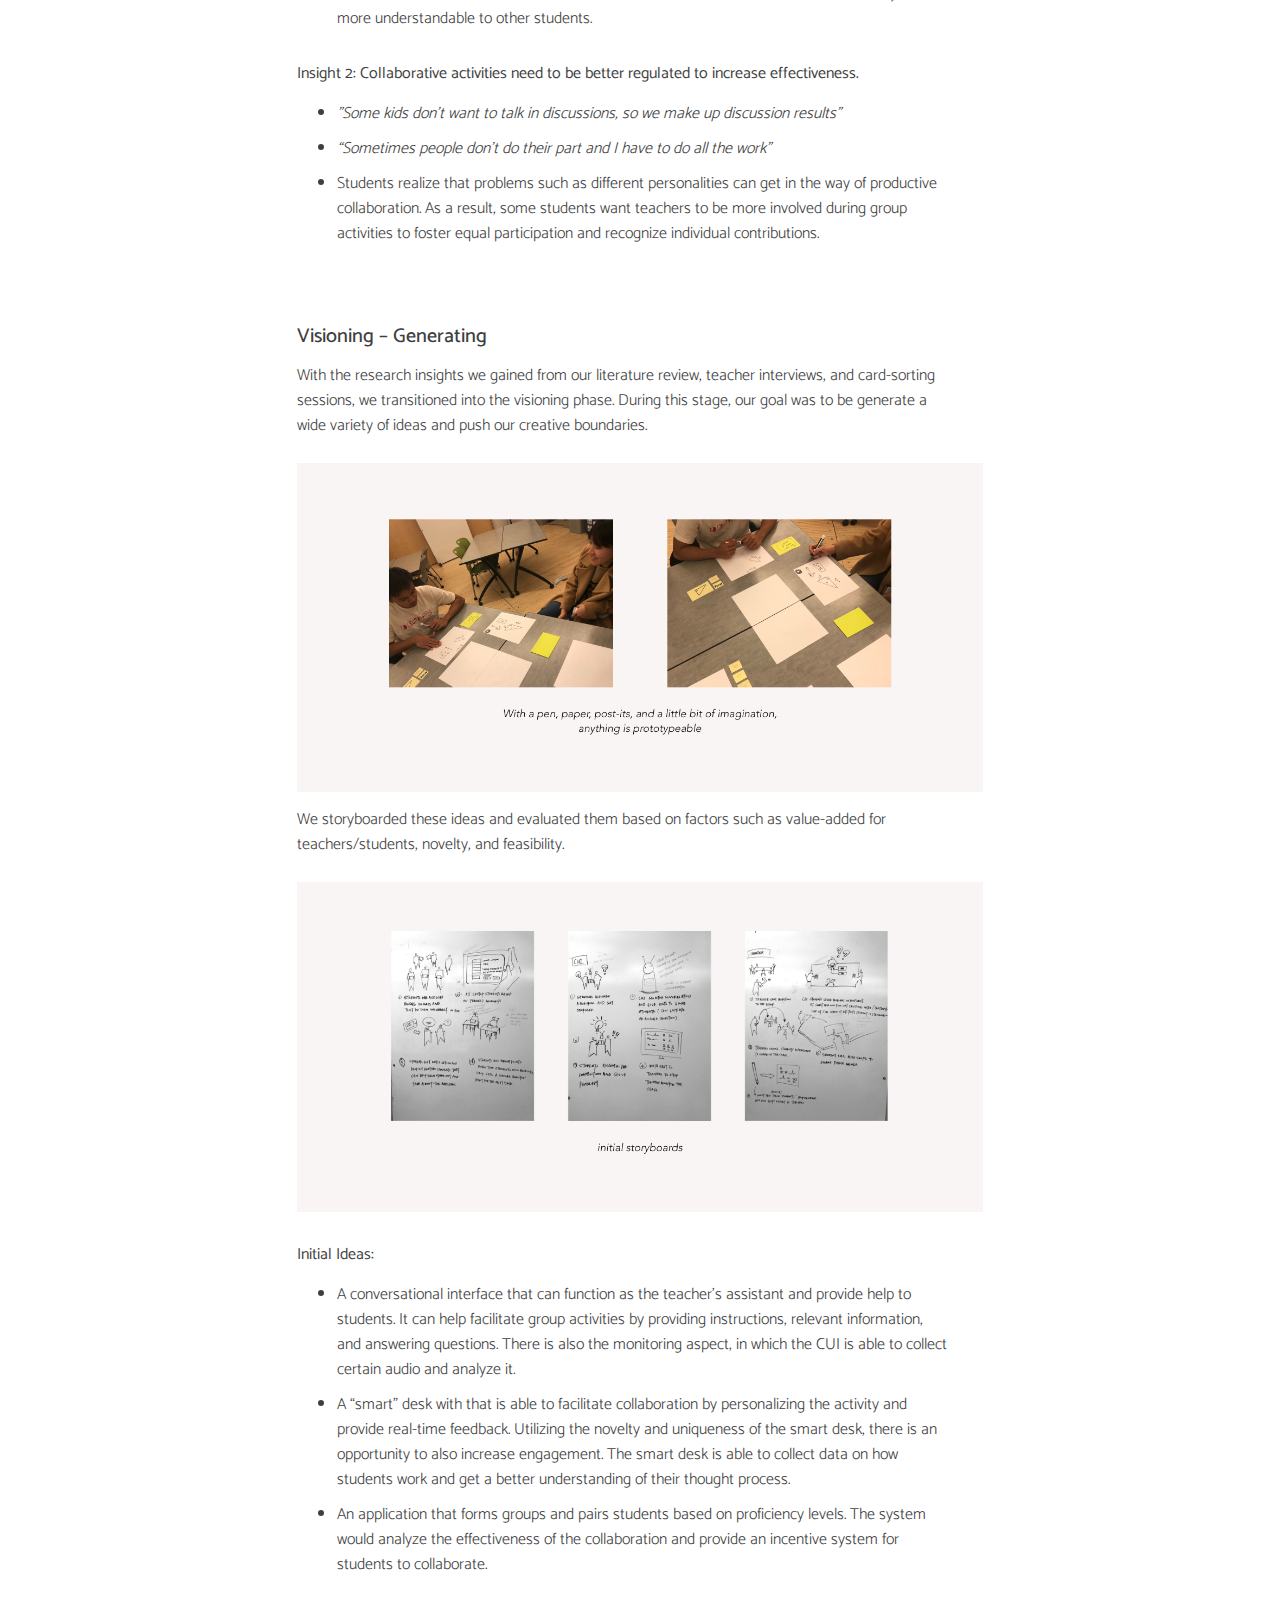
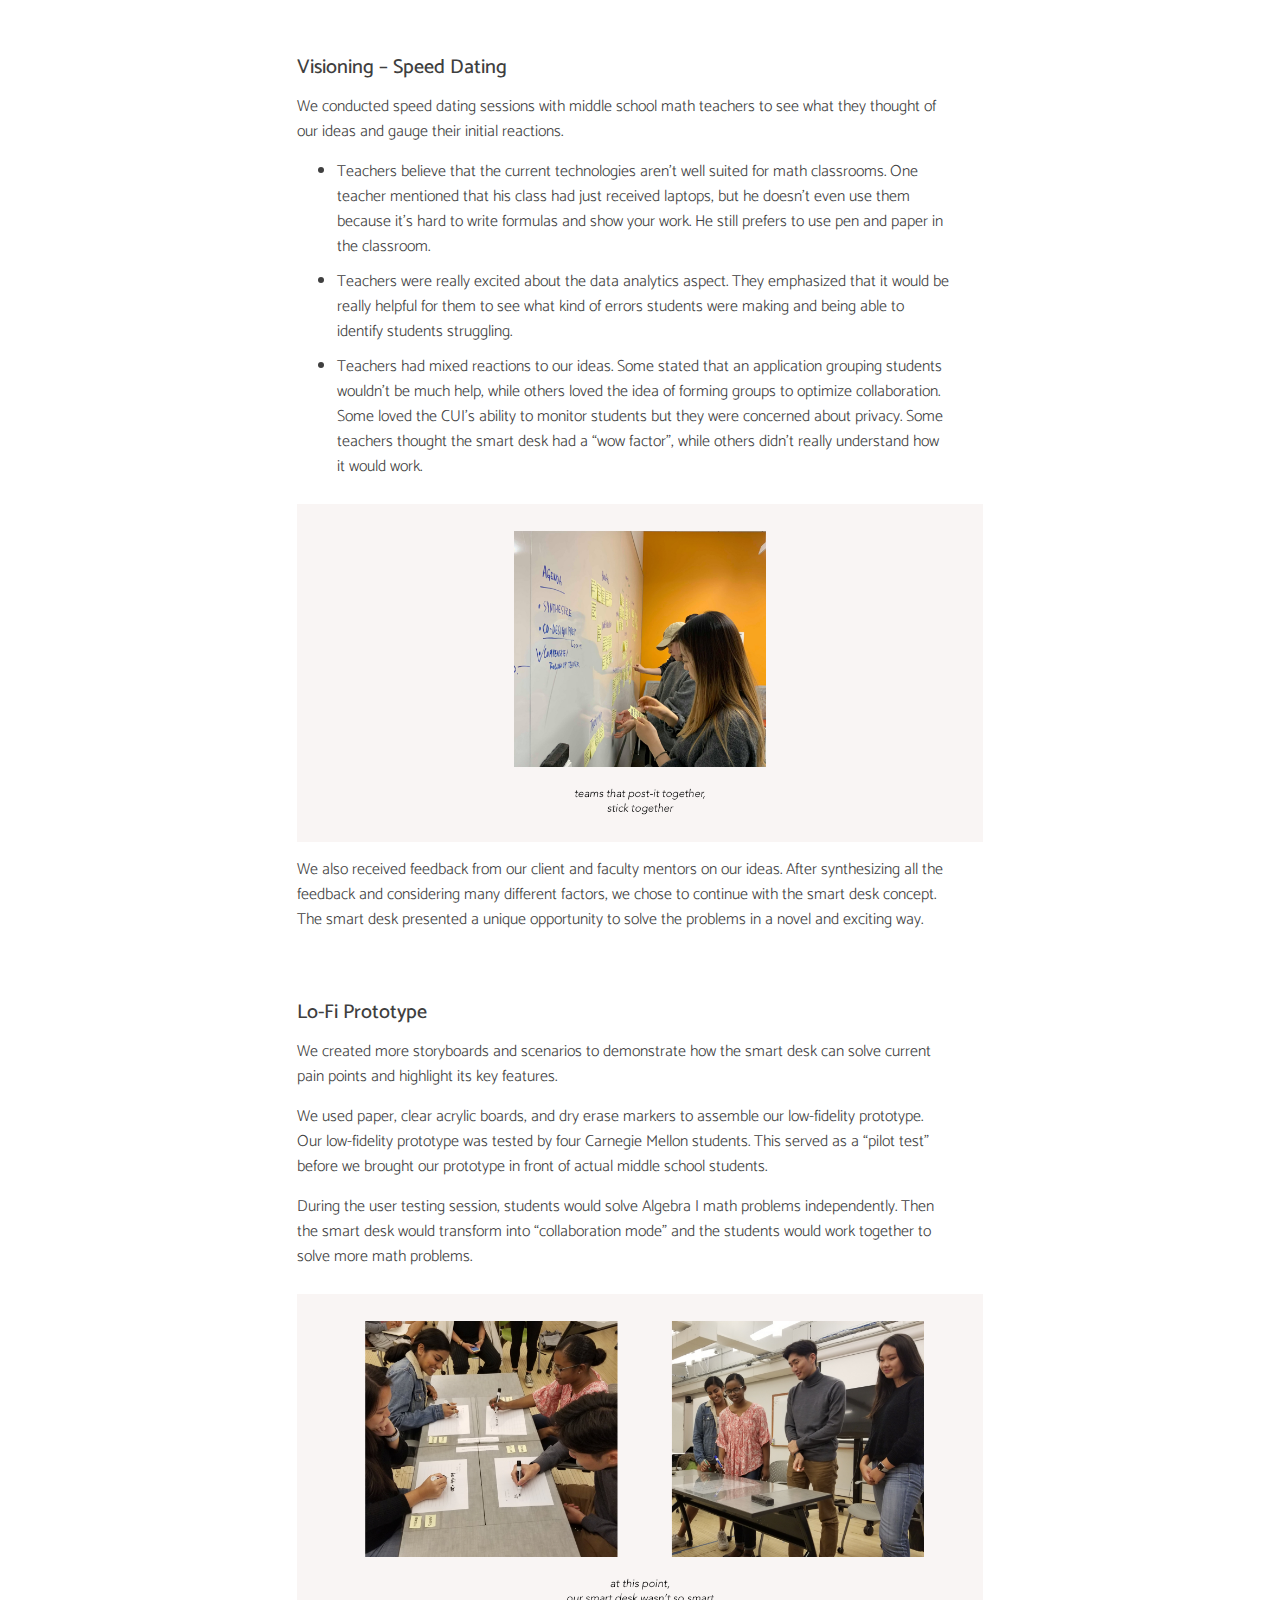
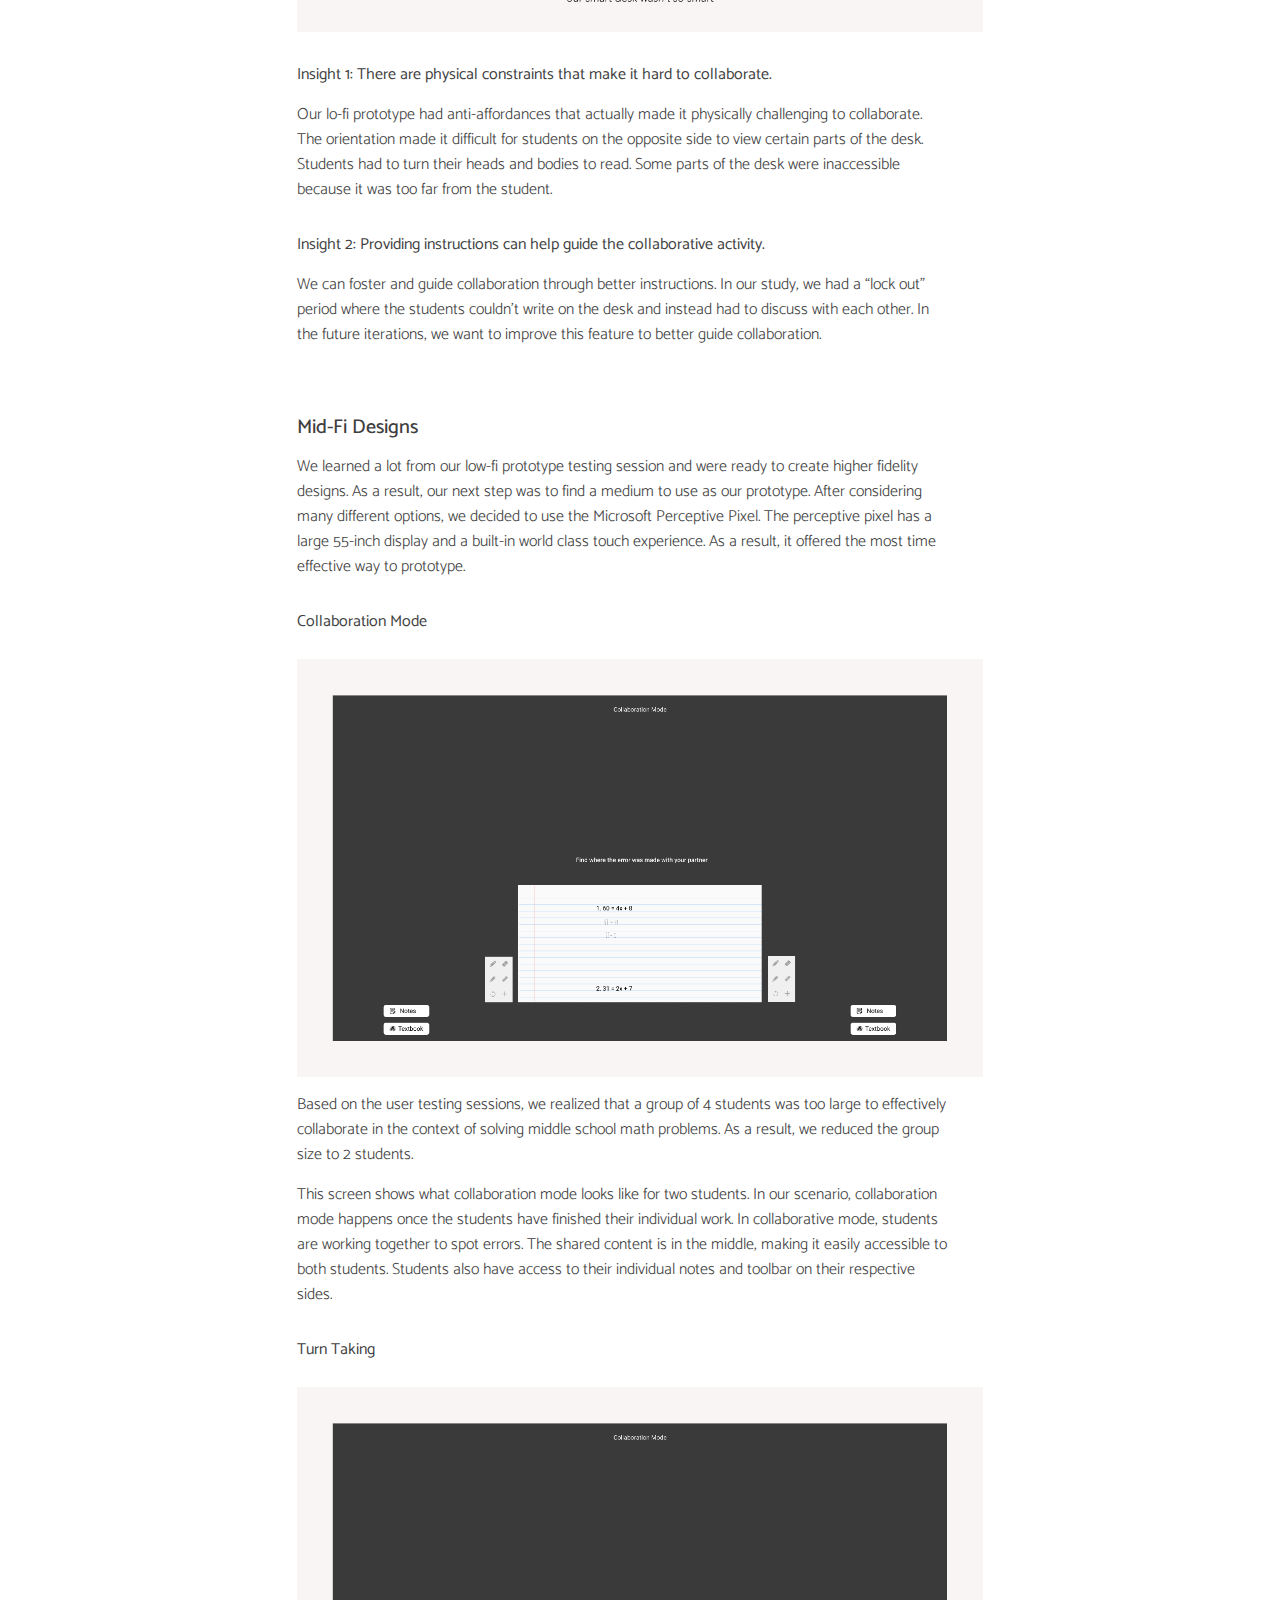
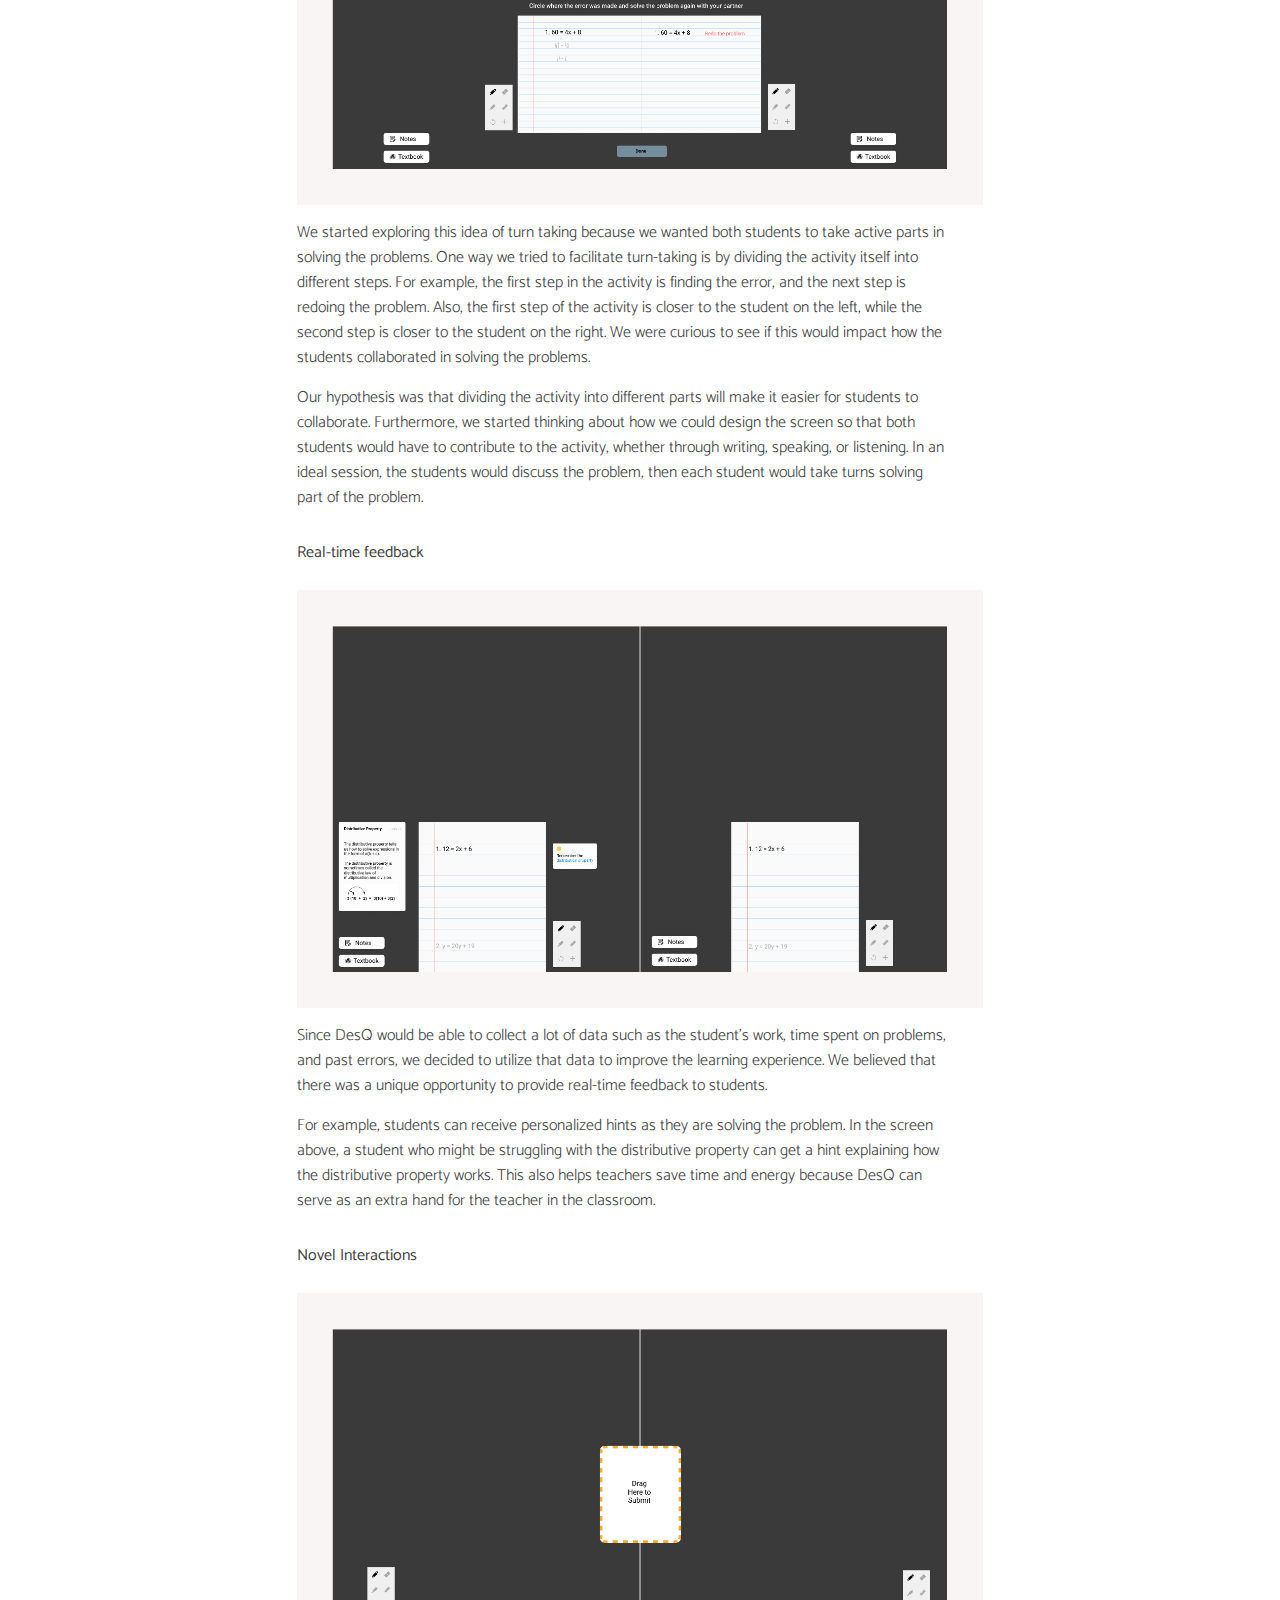
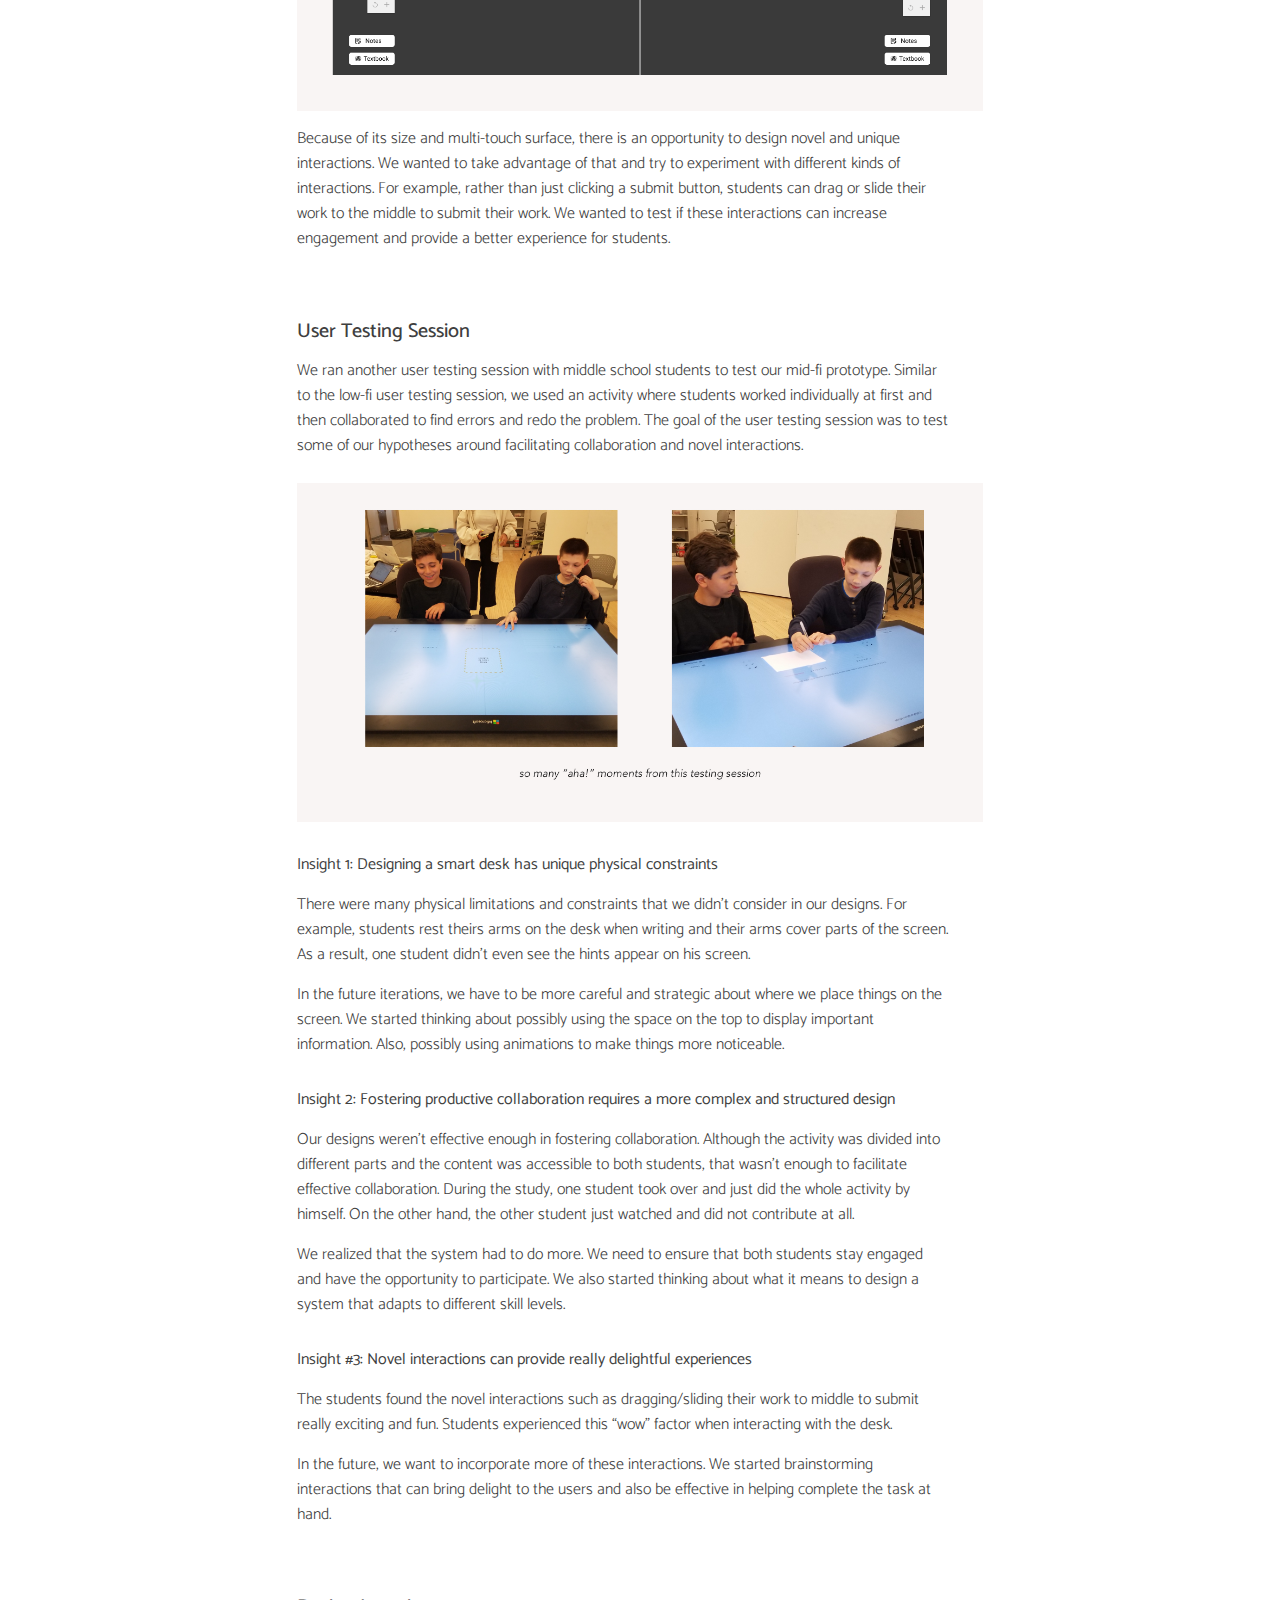
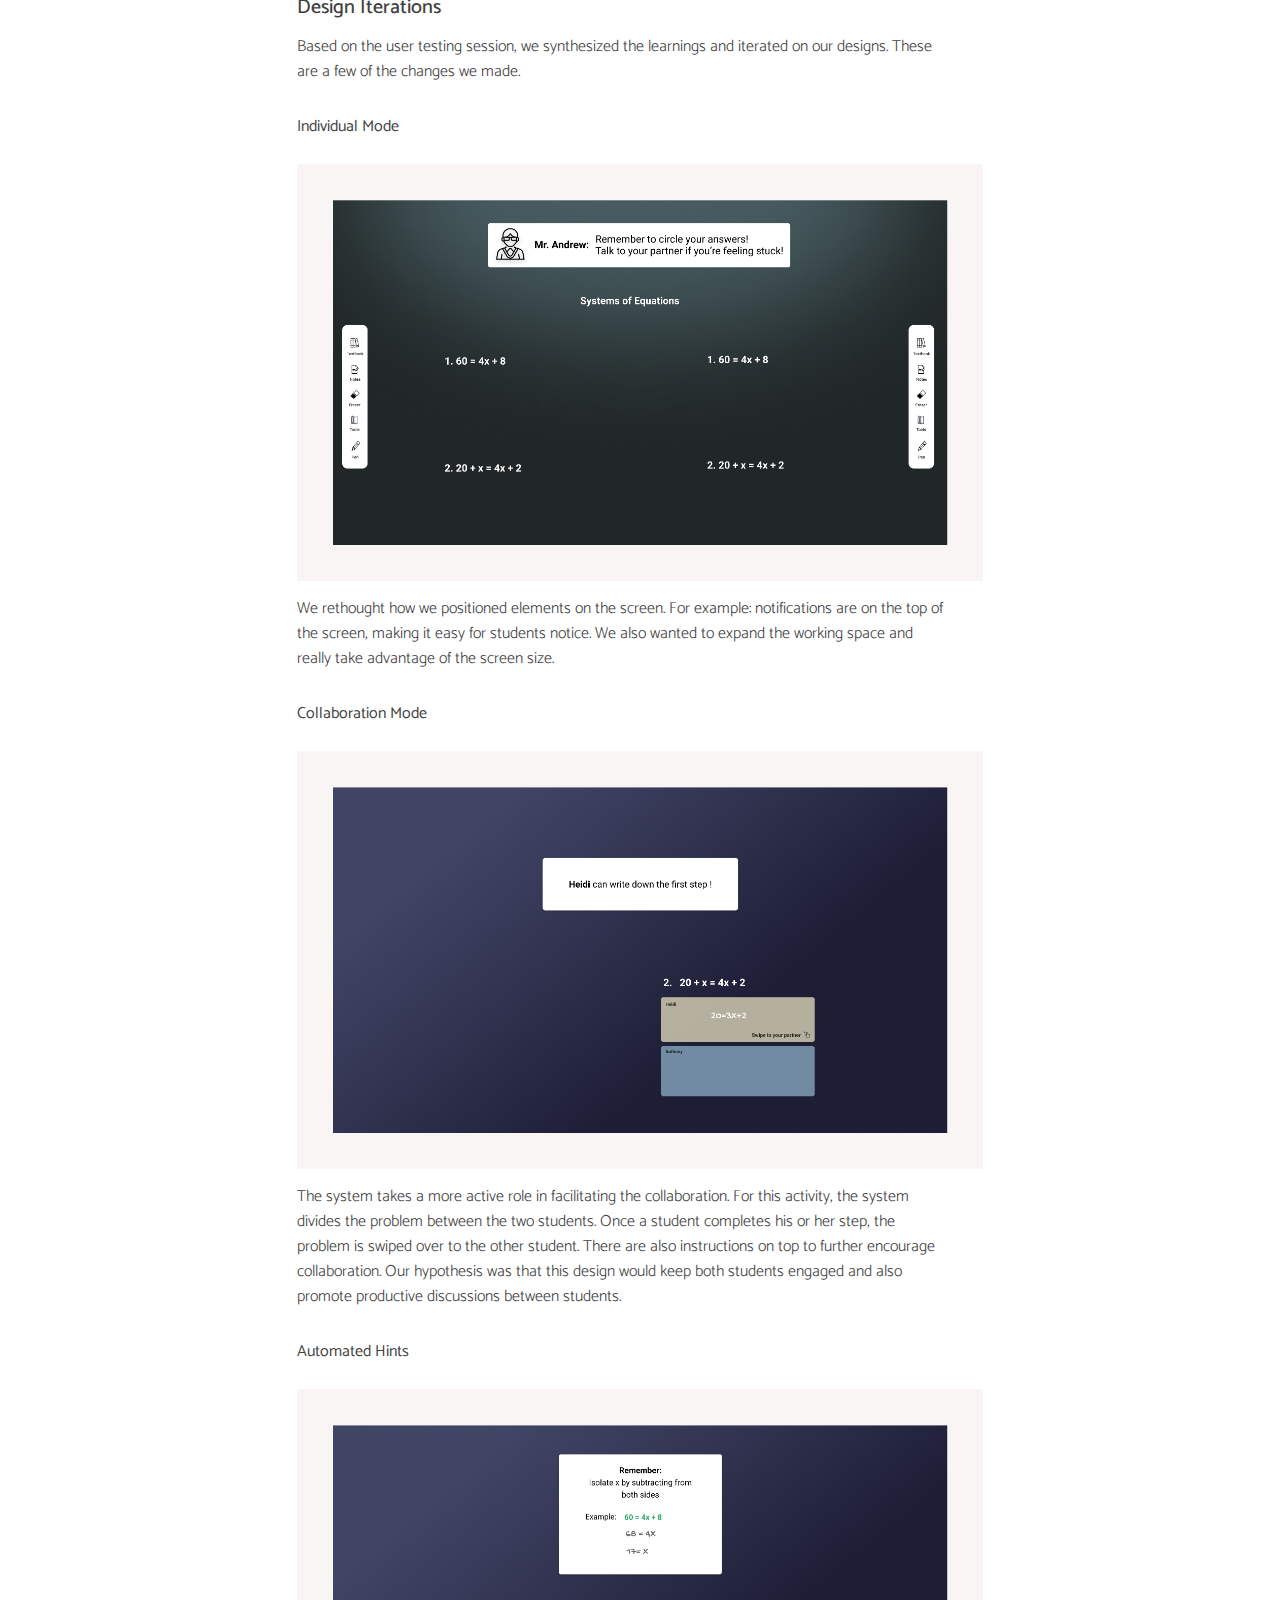
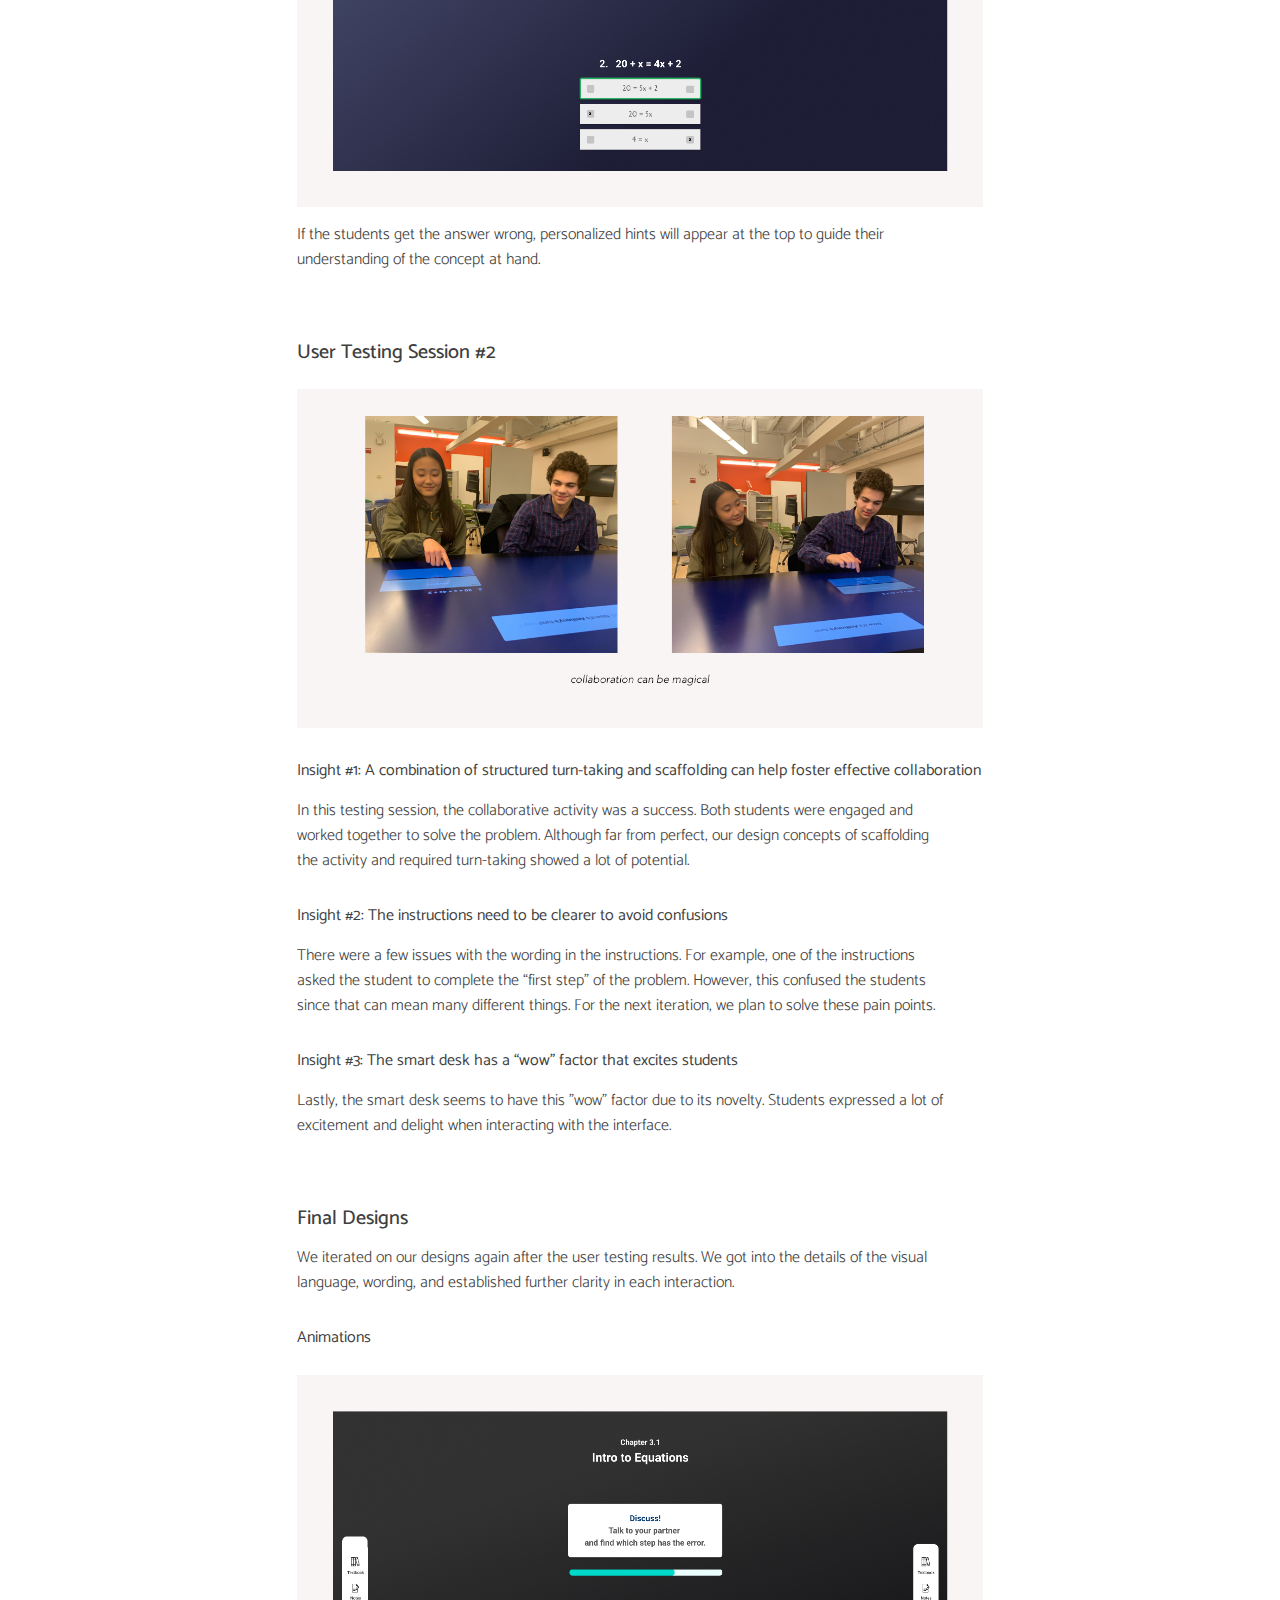
<file: desq.html>
<!DOCTYPE html>
<html>
	<head>
		  
      <title> Desq </title>
      
      <!-- required tags  -->
      <meta charset="utf-8">
      <meta name="viewport" content="width=device-width, initial-scale=1, shrink-to-fit=no">
      
      <!-- bootstrap -->
      <link rel="stylesheet" href="https://maxcdn.bootstrapcdn.com/bootstrap/3.3.7/css/bootstrap.min.css" integrity="sha384-BVYiiSIFeK1dGmJRAkycuHAHRg32OmUcww7on3RYdg4Va+PmSTsz/K68vbdEjh4u" crossorigin="anonymous">
      <script src="https://code.jquery.com/jquery-3.1.1.min.js" integrity="sha256-hVVnYaiADRTO2PzUGmuLJr8BLUSjGIZsDYGmIJLv2b8="  crossorigin="anonymous"> </script>
      <script src="https://maxcdn.bootstrapcdn.com/bootstrap/3.3.7/js/bootstrap.min.js" integrity="sha384-Tc5IQib027qvyjSMfHjOMaLkfuWVxZxUPnCJA7l2mCWNIpG9mGCD8wGNIcPD7Txa" crossorigin="anonymous"> </script>
      
      <!-- fonts -->
      <link href="https://fonts.googleapis.com/css?family=Catamaran:300,500" rel="stylesheet">
      
      <!-- style -->
      <link rel="stylesheet" href="main.css">

      <!-- css animations -->
      <link href="https://unpkg.com/aos@2.3.1/dist/aos.css" rel="stylesheet">
      <script src="https://unpkg.com/aos@2.3.1/dist/aos.js"></script>
      
      <!-- favicon -->
      <link rel="icon" href="images/favicon.png">
      
	</head>

  <body> 
    <!--------------- nav bar --------------->
    <nav class="navbar navbar-default">
      <div class="container-fluid">
        <!-- Brand and toggle get grouped for better mobile display -->
        <div class="navbar-header">
          <button type="button" class="navbar-toggle collapsed" data-toggle="collapse" data-target="#bs-example-navbar-collapse-1" aria-expanded="false">
            <span class="sr-only">Toggle navigation</span>
            <span class="icon-bar"></span>
            <span class="icon-bar"></span>
            <span class="icon-bar"></span>
          </button>
          <a class="navbar-brand" href="index.html"> AG </a>
        </div>

        <!-- Collect the nav links, forms, and other content for toggling -->
        <div class="collapse navbar-collapse" id="bs-example-navbar-collapse-1">
          <ul class="nav navbar-nav navbar-right">
            <li><a href="index.html"> Projects </a></li>
            <li><a href="resume.pdf" target="_blank"> Resume </a></li>
            <li><a href="about.html"> About </a></li>
         </ul>
        </div><!-- /.navbar-collapse -->
        </div>
    </nav><!--------------- nav bar close --------------->


    <!--------------- animation container --------------->
    <div data-aos="fade-up" data-aos-duration="1000">


    <!--------------- banner --------------->
    <div class="row">
      <div class="col-md-12 col-sm-12 col-xs-12">
        <div id="banner">
          <div class="embed-responsive embed-responsive-16by9">
          <iframe width="560" height="315" src="https://www.youtube.com/embed/6Rq5f_V-KeA" frameborder="0" allow="accelerometer; autoplay; encrypted-media; gyroscope; picture-in-picture" allowfullscreen></iframe>
          </div>
        </div>
      </div>
    </div>

    <!--------------- background --------------->
    <div class="row">
      <div class="col-md-12 col-sm-12 col-xs-12">
        <h1> Background </h1>
        <p> Jan 2019 - May 2019 </p>
        <p> The senior capstone project at Carnegie Mellon provides students an opportunity to apply what we have learned in the classroom to the real world. </p>
        <p>My team worked with the Human Computer Interaction Institute to design a novel interface for middle-school math classrooms. After 15 weeks of user-centered research and iterative designs, we created DesQ, a smart desk that facilities effective collaboration.</p>
      </div>
    </div>

    <!--------------- problem --------------->
    <div class="row">
      <div class="col-md-12 col-sm-12 col-xs-12">
        <h3> Problem Statement</h3>
        <p> Collaboration can be a magical thing. Many studies have shown that collaboration can lead to benefits such as increased learning performance and experience in middle-school classrooms. However, there are many barriers that prevent collaboration from happening in middle school classrooms. </p>
        <p> From our research, we discovered that one of the biggest challenges for teachers is the limited time. Collaborative activities can be time inefficient compared to lectures, especially considering all the material teachers have to cover. There are also other barriers such as complicated group dynamics and the difficulty of assessing collaboration. </p>
      </div>  
    </div>

    </div> <!--------------- animation container --------------->

    <!--------------- research: lit review --------------->
    <div class="row">
      <div class="col-md-12 col-sm-12 col-xs-12">
        <h3> Research: Literature Reviews </h3>
        <p> We started off by doing a literature review on the vast amounts of existing research on student collaboration in the classroom setting. Each of us investigated an aspect of collaboration in the classroom: pairing of students with different skill levels, groups of 3+ students, group discussions, lab work, and study groups. We compiled the notes from this research and created an affinity diagram to extract the key insights.</p> 
        <div class="under_images">
          <img src="images/lit_review.jpg" class="img-responsive" alt="Responsive image"> 
        </div>
      </div>
      <div class="col-md-12 col-sm-12 col-xs-12">
          <h4>Finding 1: Collaboration can help increase learning performance</h4>
          <p>Many studies have shown that collaboration, whether in pairs or groups, can help increase learning performance. Collaboration encourages students to build their knowledge of the subject matter and also exposes them to multiple perspectives. Furthermore, collaborating in groups can be effective for developing "soft" skills like lateral thinking and problem solving, things that might not be taught directly in a class. </p>
          
          <h4>Finding 2: Collaboration benefits students by encouraging engagement</h4>
          <p>While student collaboration often has the goal of increased learning performance and scores, it has the added benefit of encouraging engagement in the classroom. Students who might not normally participate in a setting involving the entire class can be drawn into smaller-scale activities, allowing them to better verbalize their thoughts, questions, and confusions. </p>

          <h4>Finding 3: Students' proficiency levels within the pairs/groups impact the learning experience</h4>
          <p>In any classroom setting, there is bound to be a range of student proficiencies
          and prior knowledge. Some research shows that the proficiency levels of the students in a group may affect the learning experience of the students. For instance, a low-proficiency student would have more to gain from being grouped with high-proficiency students, while high-proficiency students would benefit most from other high-proficiency students. However, other studies suggest that the compatibility of the students’ personalities are more important than proficiency levels when it comes to collaborative learning. </p>

          <h4> Finding 4: Teachers play a major role in successful student collaboration </h4>
          <p> Teachers also play a very important role in contributing to the effectiveness of collaborative learning. In the process of organizing collaborative activities, teachers have the responsibility to guide students, select worthwhile problems for students to solve, and encourage students to share their ideas. </p>
      </div>  
    </div>

    <!--------------- teacher interview --------------->
    <div class="row">
      <div class="col-md-12 col-sm-12 col-xs-12">
        <h3> Research: Teachers’ Interviews </h3>
          <p> We conducted four interviews with local middle school math teachers in order to get a primary perspective on collaboration within the classroom. Our goal from the interviews was to develop a deeper understanding of the way these teachers utilize collaboration in their classrooms and what strategies they think works best for their students.</p>
      <div class="under_images">
          <img src="images/teacher_interview.jpg" class="img-responsive" alt="Responsive image"> 
      </div>

      <h4> Insight 1: Teachers perceive that students can be better at teaching their peers at times due to their ability to empathize with each other. </h4>
      <ul>
        <li class="lists"><i>“Some students didn’t understand my lecture and it wasn’t until the group activities that they had their ‘aha’ moment”</i></li>
       <li class="lists"><i>“Sometimes the students can explain it better to each other than I can”</i></li>
        <li class="lists"> Teachers realize that during lectures, some students might still be struggling or not understand a concept completely. Since students can share similar perspectives about a problem or a concept, they are able to provide more relevant help at times. </li>
      </ul>

      <h4> Insight 2: Teachers need to adapt their collaboration strategies to different classroom dynamics </h4>
      <ul>
        <li class="lists"> <i>“I’ll build in different scaffolding if I feel that students are going to get distracted and have a hard time focusing. I’ll build in prompts in the middle of a question and have students stop and discuss at certain checkpoints.”</i></li>
       <li class="lists"><i>“I’m a white teacher in a predominantly African-American classroom, so sometimes I need to make sure that students don’t think I’m picking on them” </i></li>
        <li class="lists"> There many different dynamics in the classroom that impacts how students learn in the classroom. Teachers are usually able to understand these dynamics and adapt their teaching methods to best suit their class.  </li>
      </ul>

      <h4> Insight 3: While teachers believe collaboration can lead to deeper understanding, limited class time often discourages them from organizing prolonged group activities </h4>
      <ul>
        <li class="lists"><i> “I have a lot of content to go through and I am accountable for the standardized test scores. So, sometimes collaboration just takes too much time.”</i></li>
       <li class="lists"> <i>“I wish I had twice the time. It can come down to coverage vs. depth of the material.”</i> </li>
        <li class="lists"><i>Sometimes the challenges of collaborative activities outweigh the benefits. At the end of the day, teachers have a lot of content to go through and collaborative activities take a back seat.</i></li>
      </ul>

    </div>
  </div>
  
   <!--------------- card sorting --------------->
   <div class="row">
    <div class="col-md-12 col-sm-12 col-xs-12">
      <h3> Research: Card Sorting Session With Students  </h3>
        <p> We decided to conduct a card sorting session rather than an interview to make it more productive and engaging when talking to middle-school students. We had three middle school students participate in an inspiration card activity. We asked questions about collaboration and classroom technology, and provided cards with relevant keywords to help them structure their answers. </p>
        <p>We asked questions such as “Pick the card that you think is the best way to make groups work with in class”, “Pick the card that best matches how you feel about having discussions with other students about what you’re learning in class.” </p>
    <div class="under_images">
        <img src="images/card_sorting.jpg" class="img-responsive" alt="Responsive image"> 
    </div>

    <h4> Insight 1: Sometimes students can be better at teaching their peers </h4>
    <ul>
     <li class="lists"><i>“Sometimes other students will explain a concept in simpler terms, and I’ll get it better than the teacher’s explanation”</i></li>
     <li class="lists"><i>“Group discussions help students who need to catch up”</i></li>
      <li class="lists"> Collaborative activities can be beneficial for students because it allows them to hear different perspectives. Students also stated that, compared to lectures, it can be more engaging to hear from other students. Furthermore, students can sometimes deliver information in a way that is more understandable to other students. </li>
    </ul>

     <h4> Insight 2: Collaborative activities need to be better regulated to increase effectiveness.</h4>
    <ul>
      <li class="lists"><i>"Some kids don’t want to talk in discussions, so we make up discussion results” </i></li>
     <li class="lists"><i>“Sometimes people don’t do their part and I have to do all the work”</i></li>
      <li class="lists"> Students realize that problems such as different personalities can get in the way of productive collaboration. As a result, some students want teachers to be more involved during group activities to foster equal participation and recognize individual contributions.</li>
    </ul>

    </div>
  </div>

  <!--------------- visioning --------------->
  <div class="row">
    <div class="col-md-12 col-sm-12 col-xs-12">
      <h3> Visioning – Generating  </h3>
        <p> With the research insights we gained from our literature review, teacher interviews, and card-sorting sessions, we transitioned into the visioning phase. During this stage, our goal was to be generate a wide variety of ideas and push our creative boundaries. </p>
      <div class="under_images"> 
        <img src="images/vision_desq.jpg" class="img-responsive" alt="Responsive image"> 
      </div>
      <p>We storyboarded these ideas and evaluated them based on factors such as value-added for teachers/students, novelty, and feasibility. </p>
      <div class="under_images"> 
        <img src="images/storyboard_desq.jpg" class="img-responsive" alt="Responsive image"> 
      </div>
      <h4> Initial Ideas:</h4>
      <ul>
        <li class="lists"> A conversational interface that can function as the teacher’s assistant and provide help to students. It can help facilitate group activities by providing instructions, relevant information, and answering questions. There is also the monitoring aspect, in which the CUI is able to collect certain audio and analyze it. </li>
        <li class="lists"> A “smart” desk with that is able to facilitate collaboration by personalizing the activity and provide real-time feedback. Utilizing the novelty and uniqueness of the smart desk, there is an opportunity to also increase engagement. The smart desk is able to collect data on how students work and get a better understanding of their thought process.</li>
        <li class="lists"> An application that forms groups and pairs students based on proficiency levels. The system would analyze the effectiveness of the collaboration and provide an incentive system for students to collaborate. </li>
      </ul>
    </div>
  </div>

  <!--------------- speed dating --------------->
  <div class="row">
    <div class="col-md-12 col-sm-12 col-xs-12">
      <h3> Visioning – Speed Dating  </h3>
        <p> We conducted speed dating sessions with middle school math teachers to see what they thought of our ideas and gauge their initial reactions. </p>

      <ul> 
        <li class="lists"> Teachers believe that the current technologies aren’t well suited for math classrooms. One teacher mentioned that his class had just received laptops, but he doesn’t even use them because it’s hard to write formulas and show your work. He still prefers to use pen and paper in the classroom.  </li>
        
        <li class="lists"> Teachers were really excited about the data analytics aspect. They emphasized that it would be really helpful for them to see what kind of errors students were making and being able to identify students struggling. </li>
       
        <li class="lists">Teachers had mixed reactions to our ideas. Some stated that an application grouping students wouldn’t be much help, while others loved the idea of forming groups to optimize collaboration. Some loved the CUI’s ability to monitor students but they were concerned about privacy. Some teachers thought the smart desk had a “wow factor”, while others didn’t really understand how it would work. </li>
      </ul>

      <div class="under_images">
          <img src="images/speedate_desq.jpg" class="img-responsive" alt="Responsive image"> 
        </div>

      <p> We also received feedback from our client and faculty mentors on our ideas. After synthesizing all the feedback and considering many different factors, we chose to continue with the smart desk concept. The smart desk presented a unique opportunity to solve the problems in a novel and exciting way.</p> 
    </div>
  </div>

  <!--------------- lo fi --------------->
   <div class="row">
    <div class="col-md-12 col-sm-12 col-xs-12">
      <h3>  Lo-Fi Prototype</h3>
         <p> We created more storyboards and scenarios to demonstrate how the smart desk can solve current pain points and highlight its key features. </p>
         <p> We used paper, clear acrylic boards, and dry erase markers to assemble our low-fidelity prototype. Our low-fidelity prototype was tested by four Carnegie Mellon students. This served as a “pilot test” before we brought our prototype in front of actual middle school students. </p>
         <p> During the user testing session, students would solve Algebra I math problems independently. Then the smart desk would transform into “collaboration mode” and the students would work together to solve more math problems. </p>

         <div class="under_images">
          <img src="images/lofi_desq.jpg" class="img-responsive" alt="Responsive image"> 
        </div>
        <h4> Insight 1: There are physical constraints that make it hard to collaborate. </h4>
        <p> Our lo-fi prototype had anti-affordances that actually made it physically challenging to collaborate. The orientation made it difficult for students on the opposite side to view certain parts of the desk. Students had to turn their heads and bodies to read. Some parts of the desk were inaccessible because it was too far from the student.</p>
        <h4> Insight 2: Providing instructions can help guide the collaborative activity. </h4>
        <p> We can foster and guide collaboration through better instructions. In our study, we had a “lock out” period where the students couldn’t write on the desk and instead had to discuss with each other. In the future iterations, we want to improve this feature to better guide collaboration. </p>
    </div>
  </div>

  <!--------------- mid fi --------------->
  <div class="row">
    <div class="col-md-12 col-sm-12 col-xs-12">
      <h3> Mid-Fi Designs </h3>
      <p> We learned a lot from our low-fi prototype testing session and were ready to create higher fidelity designs. As a result, our next step was to find a medium to use as our prototype. After considering many different options, we decided to use the Microsoft Perceptive Pixel. The perceptive pixel has a large 55-inch display and a built-in world class touch experience. As a result, it offered the most time effective way to prototype. </p>

      <h4>Collaboration Mode </h4>
      <div class="under_images">
          <img src="images/midfi1_desq.jpg" class="img-responsive" alt="Responsive image"> 
      </div>
      <p> Based on the user testing sessions, we realized that a group of 4 students was too large to effectively collaborate in the context of solving middle school math problems. As a result, we reduced the group size to 2 students. </p>
      <p> This screen shows what collaboration mode looks like for two students. In our scenario, collaboration mode happens once the students have finished their individual work. In collaborative mode, students are working together to spot errors. The shared content is in the middle, making it easily accessible to both students. Students also have access to their individual notes and toolbar on their respective sides. </p>

      <h4>Turn Taking</h4>
      <div class="under_images">
          <img src="images/midfi2_desq.jpg" class="img-responsive" alt="Responsive image"> 
      </div>
      <p> We started exploring this idea of turn taking because we wanted both students to take active parts in solving the problems. One way we tried to facilitate turn-taking is by dividing the activity itself into different steps. For example, the first step in the activity is finding the error, and the next step is redoing the problem. Also, the first step of the activity is closer to the student on the left, while the second step is closer to the student on the right. We were curious to see if this would impact how the students collaborated in solving the problems. </p>
      <p> Our hypothesis was that dividing the activity into different parts will make it easier for students to collaborate. Furthermore, we started thinking about how we could design the screen so that both students would have to contribute to the activity, whether through writing, speaking, or listening. In an ideal session, the students would discuss the problem, then each student would take turns solving part of the problem.</p>

      <h4>Real-time feedback </h4>
      <div class="under_images">
          <img src="images/midfi3_desq.jpg" class="img-responsive" alt="Responsive image"> 
      </div>
      <p> Since DesQ would be able to collect a lot of data such as the student’s work, time spent on problems, and past errors, we decided to utilize that data to improve the learning experience. We believed that there was a unique opportunity to provide real-time feedback to students. </p>

      <p>For example, students can receive personalized hints as they are solving the problem. In the screen above, a student who might be struggling with the distributive property can get a hint explaining how the distributive property works. This also helps teachers save time and energy because DesQ can serve as an extra hand for the teacher in the classroom. </p>

      <h4> Novel Interactions </h4>
      <div class="under_images">
          <img src="images/midfi4_desq.jpg" class="img-responsive" alt="Responsive image"> 
      </div>
      <p> Because of its size and multi-touch surface, there is an opportunity to design novel and unique interactions. We wanted to take advantage of that and try to experiment with different kinds of interactions. For example, rather than just clicking a submit button, students can drag or slide their work to the middle to submit their work. We wanted to test if these interactions can increase engagement and provide a better experience for students. </p>
    </div>
  </div>

  <!--------------- user testing --------------->
  <div class="row">
    <div class="col-md-12 col-sm-12 col-xs-12">
      <h3> User Testing Session </h3>
        <p> We ran another user testing session with middle school students to test our mid-fi prototype. Similar to the low-fi user testing session, we used an activity where students worked individually at first and then collaborated to find errors and redo the problem. The goal of the user testing session was to test some of our hypotheses around facilitating collaboration and novel interactions.</p>
        <div class="under_images">
          <img src="images/usertesting_desq.jpg" class="img-responsive" alt="Responsive image"> 
      </div>
      <h4>Insight 1: Designing a smart desk has unique physical constraints  </h4>
      <p> There were many physical limitations and constraints that we didn’t consider in our designs. For example, students rest theirs arms on the desk when writing and their arms cover parts of the screen. As a result, one student didn’t even see the hints appear on his screen. </p>
      <p> In the future iterations, we have to be more careful and strategic about where we place things on the screen. We started thinking about possibly using the space on the top to display important information. Also, possibly using animations to make things more noticeable. </p>

      <h4> Insight 2: Fostering productive collaboration requires a more complex and structured design </h4>
      <p> Our designs weren’t effective enough in fostering collaboration. Although the activity was divided into different parts and the content was accessible to both students, that wasn’t enough to facilitate effective collaboration. During the study, one student took over and just did the whole activity by himself. On the other hand, the other student just watched and did not contribute at all.</p>
      <p> We realized that the system had to do more. We need to ensure that both students stay engaged and have the opportunity to participate. We also started thinking about what it means to design a system that adapts to different skill levels. </p>

      <h4> Insight #3: Novel interactions can provide really delightful experiences </h4>
      <p> The students found the novel interactions such as dragging/sliding their work to middle to submit really exciting and fun. Students experienced this “wow” factor when interacting with the desk.</p>
      <p> In the future, we want to incorporate more of these interactions. We started brainstorming interactions that can bring delight to the users and also be effective in helping complete the task at hand.  </p> 
    </div>
  </div>

  <!--------------- design iterationss --------------->
   <div class="row">
    <div class="col-md-12 col-sm-12 col-xs-12">
      <h3> Design Iterations </h3>
        <p> Based on the user testing session, we synthesized the learnings and iterated on our designs. These are a few of the changes we made. </p>
      <h4> Individual Mode</h4>
      <div class="under_images">
          <img src="images/indv_desq.jpg" class="img-responsive" alt="Responsive image"> 
      </div>
      <p> We rethought how we positioned elements on the screen. For example: notifications are on the top of the screen, making it easy for students notice. We also wanted to expand the working space and really take advantage of the screen size.</p>

      <h4> Collaboration Mode</h4>
      <div class="under_images">
          <img src="images/collab_desq.jpg" class="img-responsive" alt="Responsive image"> 
      </div>
      <p> The system takes a more active role in facilitating the collaboration. For this activity, the system divides the problem between the two students. Once a student completes his or her step, the problem is swiped over to the other student. There are also instructions on top to further encourage collaboration. Our hypothesis was that this design would keep both students engaged and also promote productive discussions between students.</p>
      <h4> Automated Hints</h4>
      <div class="under_images">
          <img src="images/hints_desq.jpg" class="img-responsive" alt="Responsive image"> 
      </div>
      <p> If the students get the answer wrong, personalized hints will appear at the top to guide their understanding of the concept at hand. </p>
    </div>
  </div>
    
    <!---------------  user testing --------------->
    <div class="row">
      <div class="col-md-12 col-sm-12 col-xs-12">
        <h3> User Testing Session #2 </h3>
        <div class="under_images">
            <img src="images/test2_desq.jpg" class="img-responsive" alt="Responsive image"> 
        </div>
        <h4> Insight #1: A combination of structured turn-taking and scaffolding can help foster effective collaboration </h4>
        <p> In this testing session, the collaborative activity was a success. Both students were engaged and worked together to solve the problem. Although far from perfect, our design concepts of scaffolding the activity and required turn-taking showed a lot of potential. </p>

        <h4> Insight #2: The instructions need to be clearer to avoid confusions </h4>
        <p> There were a few issues with the wording in the instructions. For example, one of the instructions asked the student to complete the “first step” of the problem. However, this confused the students since that can mean many different things. For the next iteration, we plan to solve these pain points.</p> 

        <h4> Insight #3: The smart desk has a “wow” factor that excites students </h4>
          <p> Lastly, the smart desk seems to have this "wow" factor due to its novelty. Students expressed a lot of excitement and delight when interacting with the interface. </p> </li>
      </div>
    </div>

    <!---------------  final designs --------------->
    <div class="row">
      <div class="col-md-12 col-sm-12 col-xs-12">
        <h3> Final Designs </h3>
          <p> We iterated on our designs again after the user testing results. We got into the details of the visual language, wording, and established further clarity in each interaction.</p>

        <h4> Animations </h4>
        <div class="under_images">
            <img src="images/final1_desq.jpg" class="img-responsive" alt="Responsive image"> 
        </div>
        <p> From testing, we learned that the interactive instructions and personalized hints are very helpful. However, sometimes the students can miss what is happening on the screen. Therefore, we added animations so that any update on the screen is more noticeable. </p>

        <h4> Collaboration </h4>
        <div class="under_images">
            <img src="images/final2_desq.jpg" class="img-responsive" alt="Responsive image"> 
        </div>
        <p> In order to facilitate turn-taking and allow both students to participate in the problem-solving process, we designed a board that slides back and forth. Our system also provides relevant instructions and guidelines to both students. For example: it prompts students to slide the board to their partner once it detects that they have done their part.  </p>

        <h4> Real-time Feedback </h4>
        <div class="under_images">
            <img src="images/final3_desq.jpg" class="img-responsive" alt="Responsive image"> 
        </div>
        <p> In individual mode, when the system analyzes that the student is struggling with the problem, it can provide relevant hints. Similarly, during the collaborative activity, the system can provide personalized hints and feedback to the students. For example, if the students submit the correct answer, the system proceeds to the next step. However, if the students submit the wrong answer, the system provides the correct answer and presents an example that the students can learn from. </p>
    </div>
  </div>

  <!---------------  Next steps --------------->
     <div class="row">
      <div class="col-md-12 col-sm-12 col-xs-12">
        <h3> Next Steps </h3>
          <p> Our project has come a long way since the start of the semester but this is only the beginning. There is a lot of room for improvement and further research. Throughout this project, we identified a number of interesting research questions and possible next steps. </p>
          <ul> 
            <li class="lists"> DesQ could potentially collect really helpful data including the students’ work, errors made, time spent on a problem, and much more. Analyzing this data can help bring many unique insights and improve the education experience. For example, the data can empower teachers by helping them identify struggling students quicker. </li>
            <li class="lists"> While we had to scale our scope down to middle school math classrooms and a group size of two students. We would like to explore the how DesQ could work for bigger group sizes and other subjects. </li>
            <li class="lists"> As mentioned earlier, another concept that we briefly explored was a conversational interface. It would really interesting to see what it could look like if DesQ had a conversational interface (like Siri or Alexa). For example: it could answer student questions, help facilitate discussions, and provide helpful hints. </li>
          </ul>

      </div>
    </div>

    <!---------------  footer --------------->
    <div class="row">
      <div class="col-md-12 col-sm-12 col-xs-12 nopadding">
          <p id="footer"> Created by Arlex Gole 2020. </p>
      </div>
    </div>
</body>
  <script>
    AOS.init();
  </script>
</html>
</file>
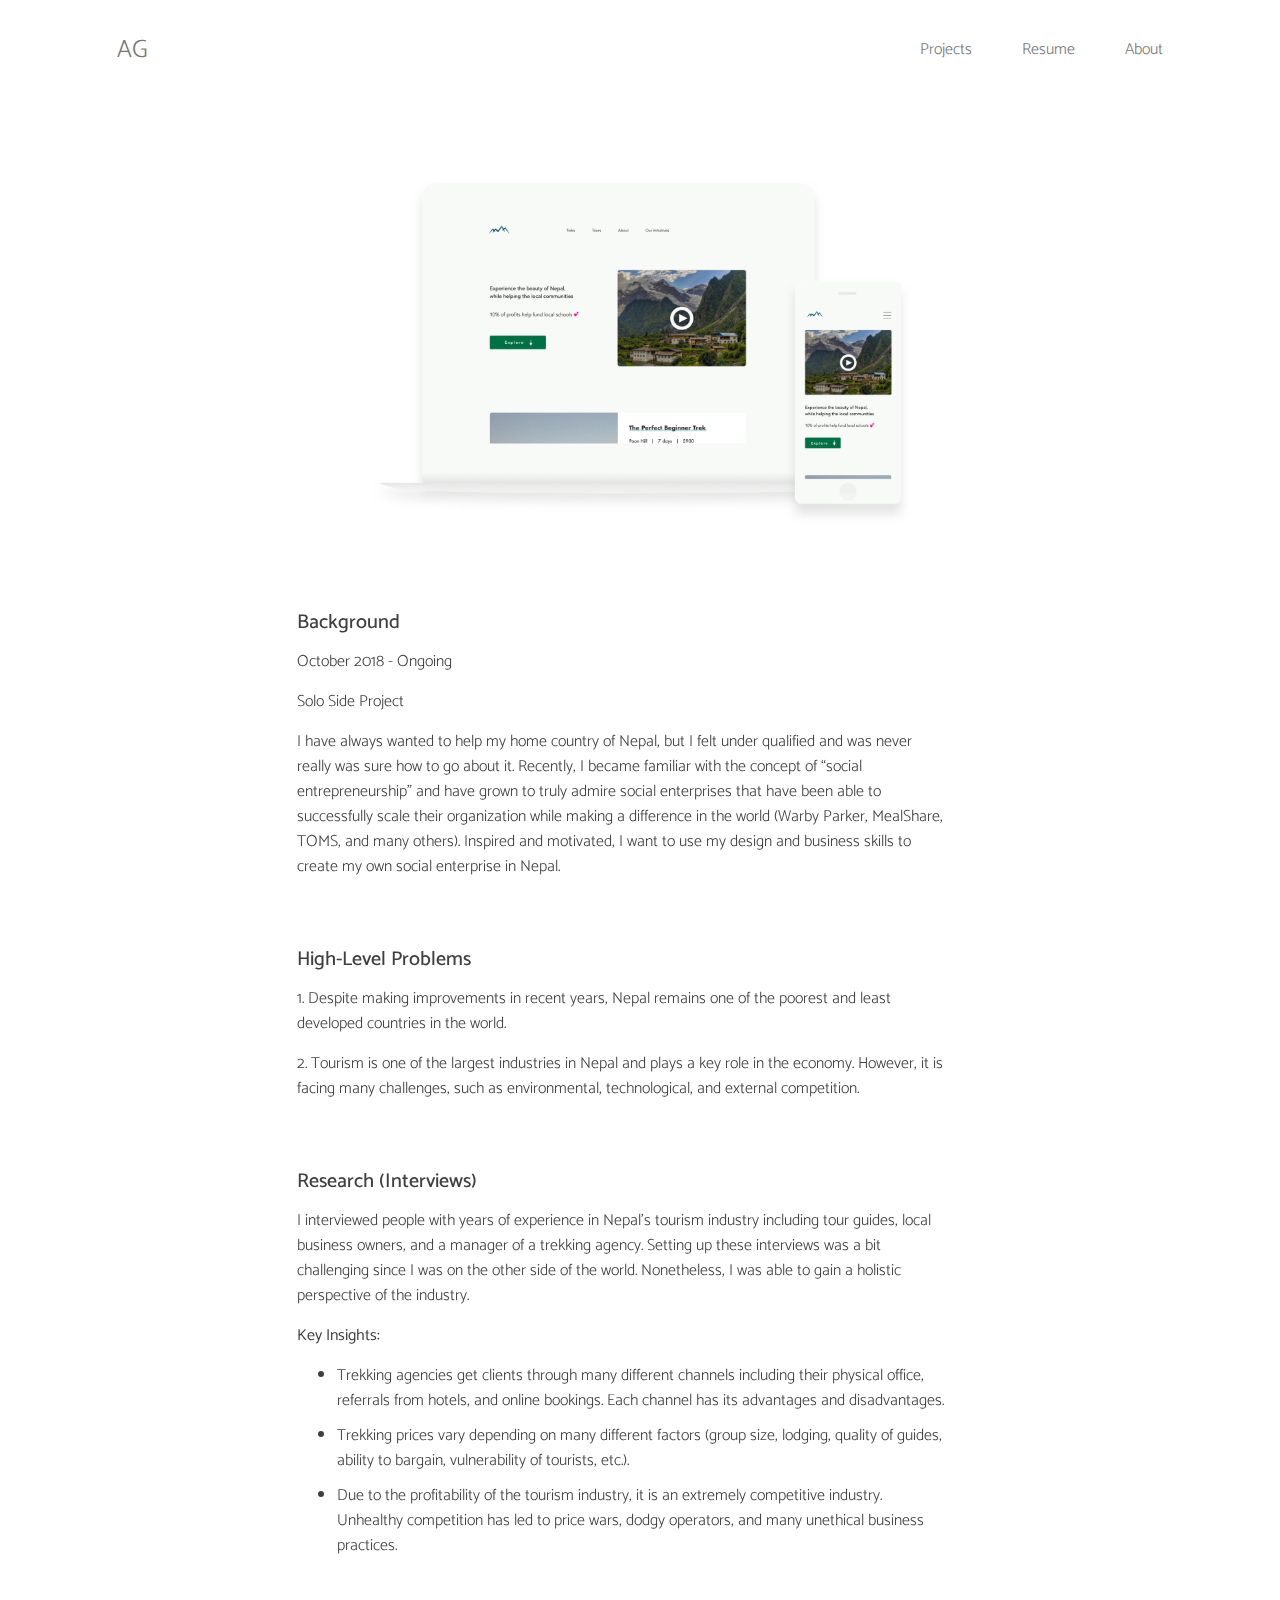
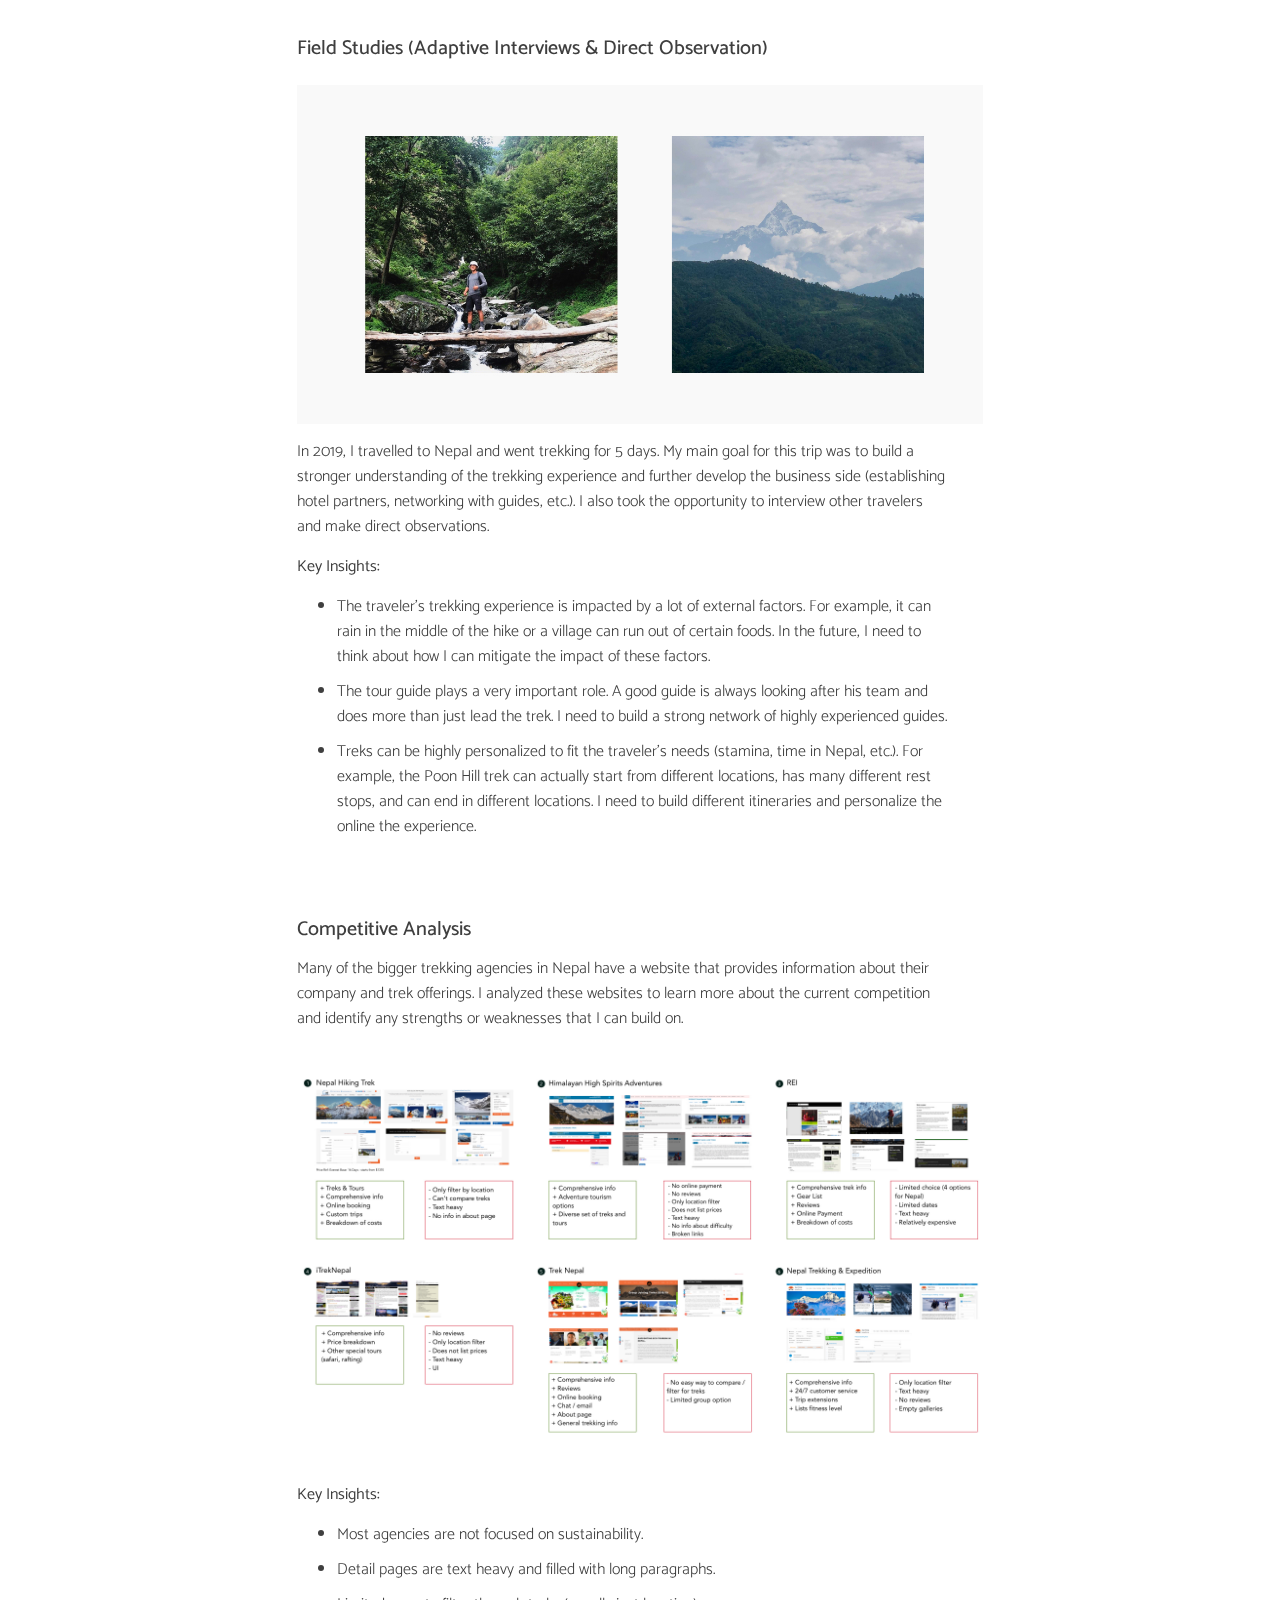
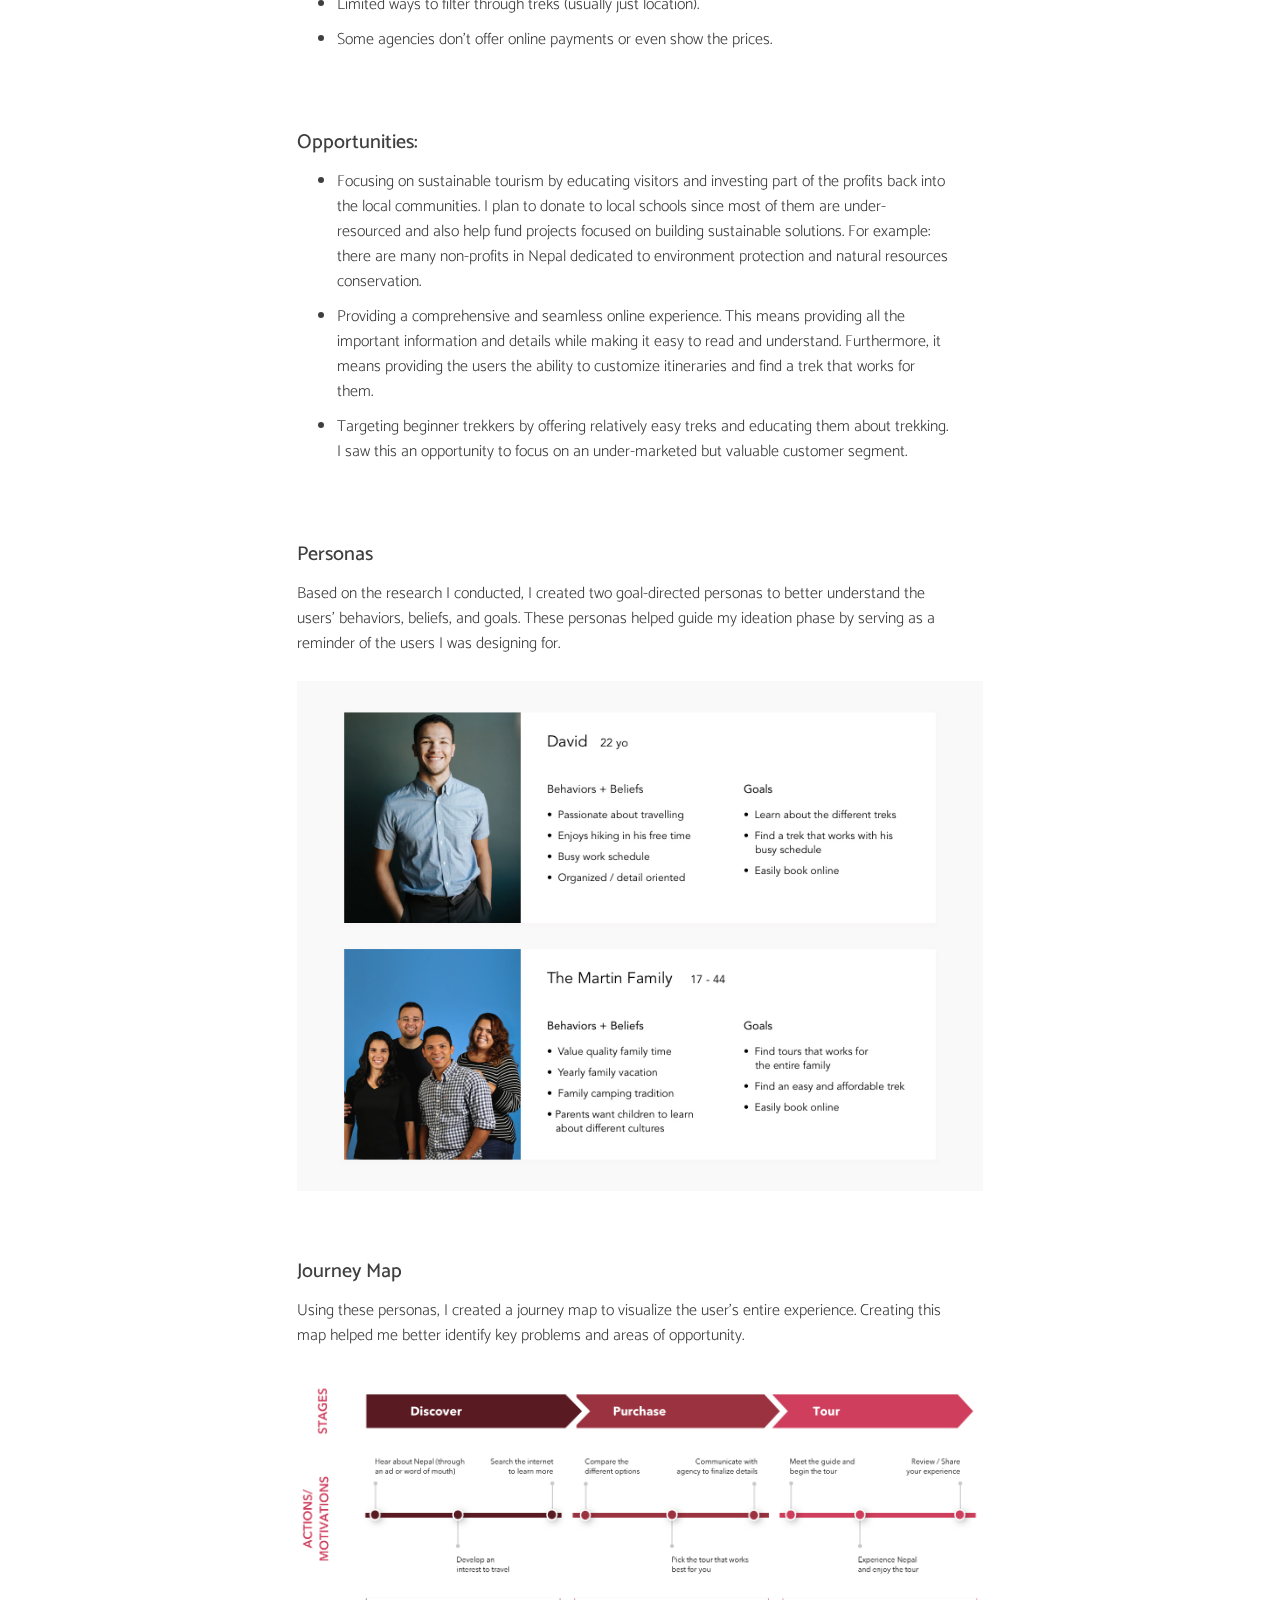
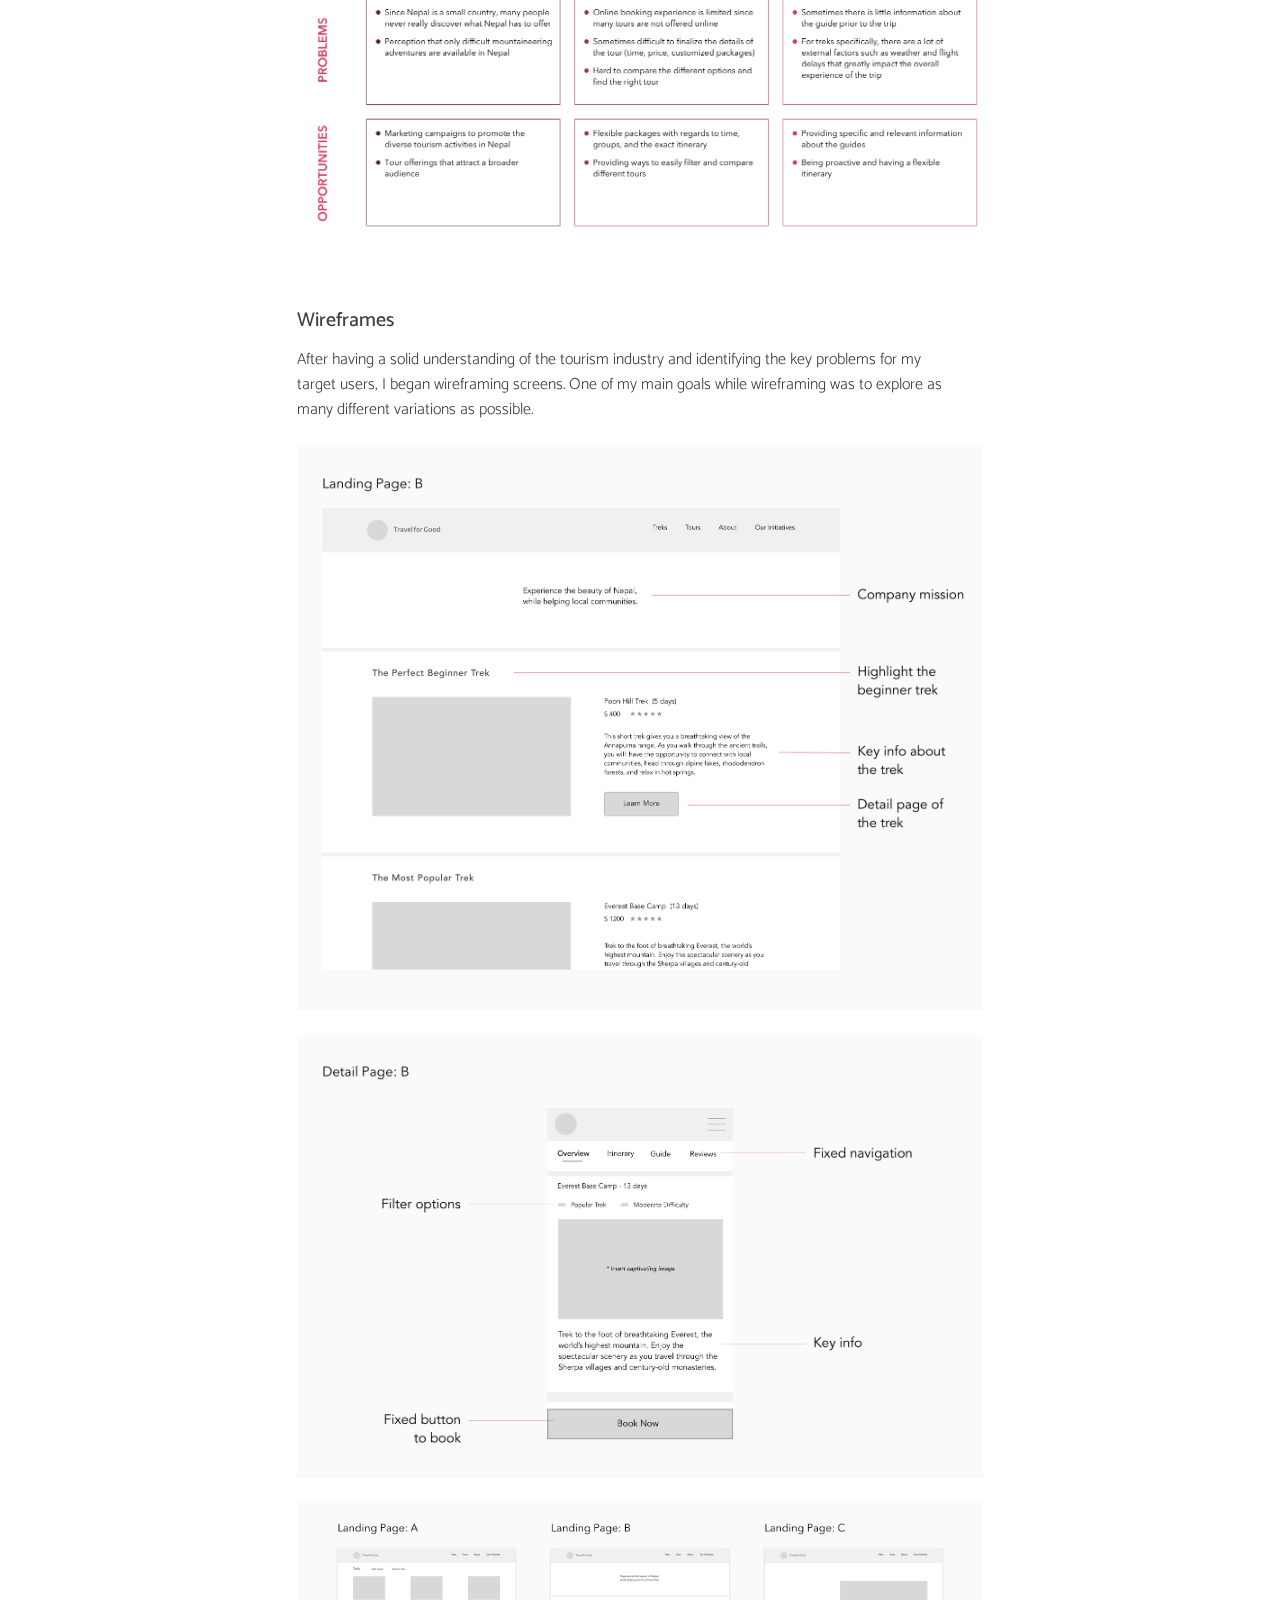
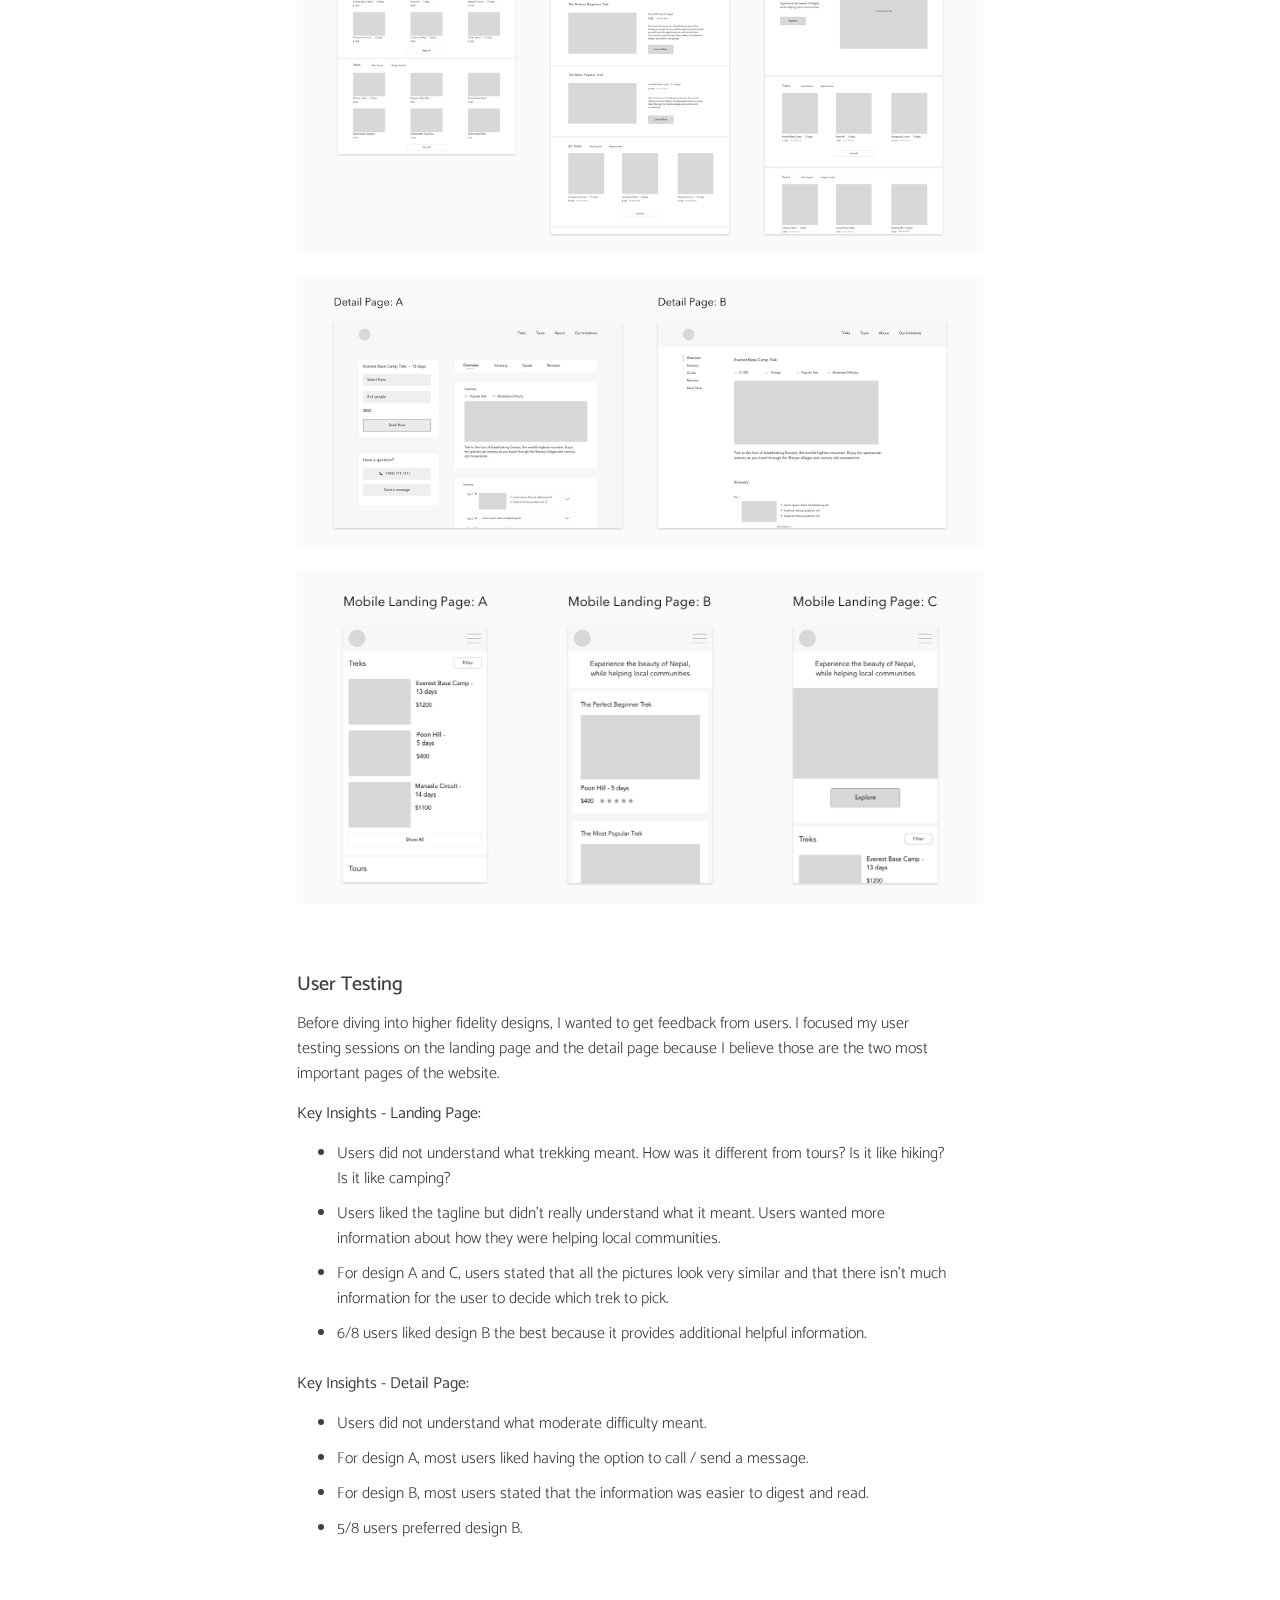
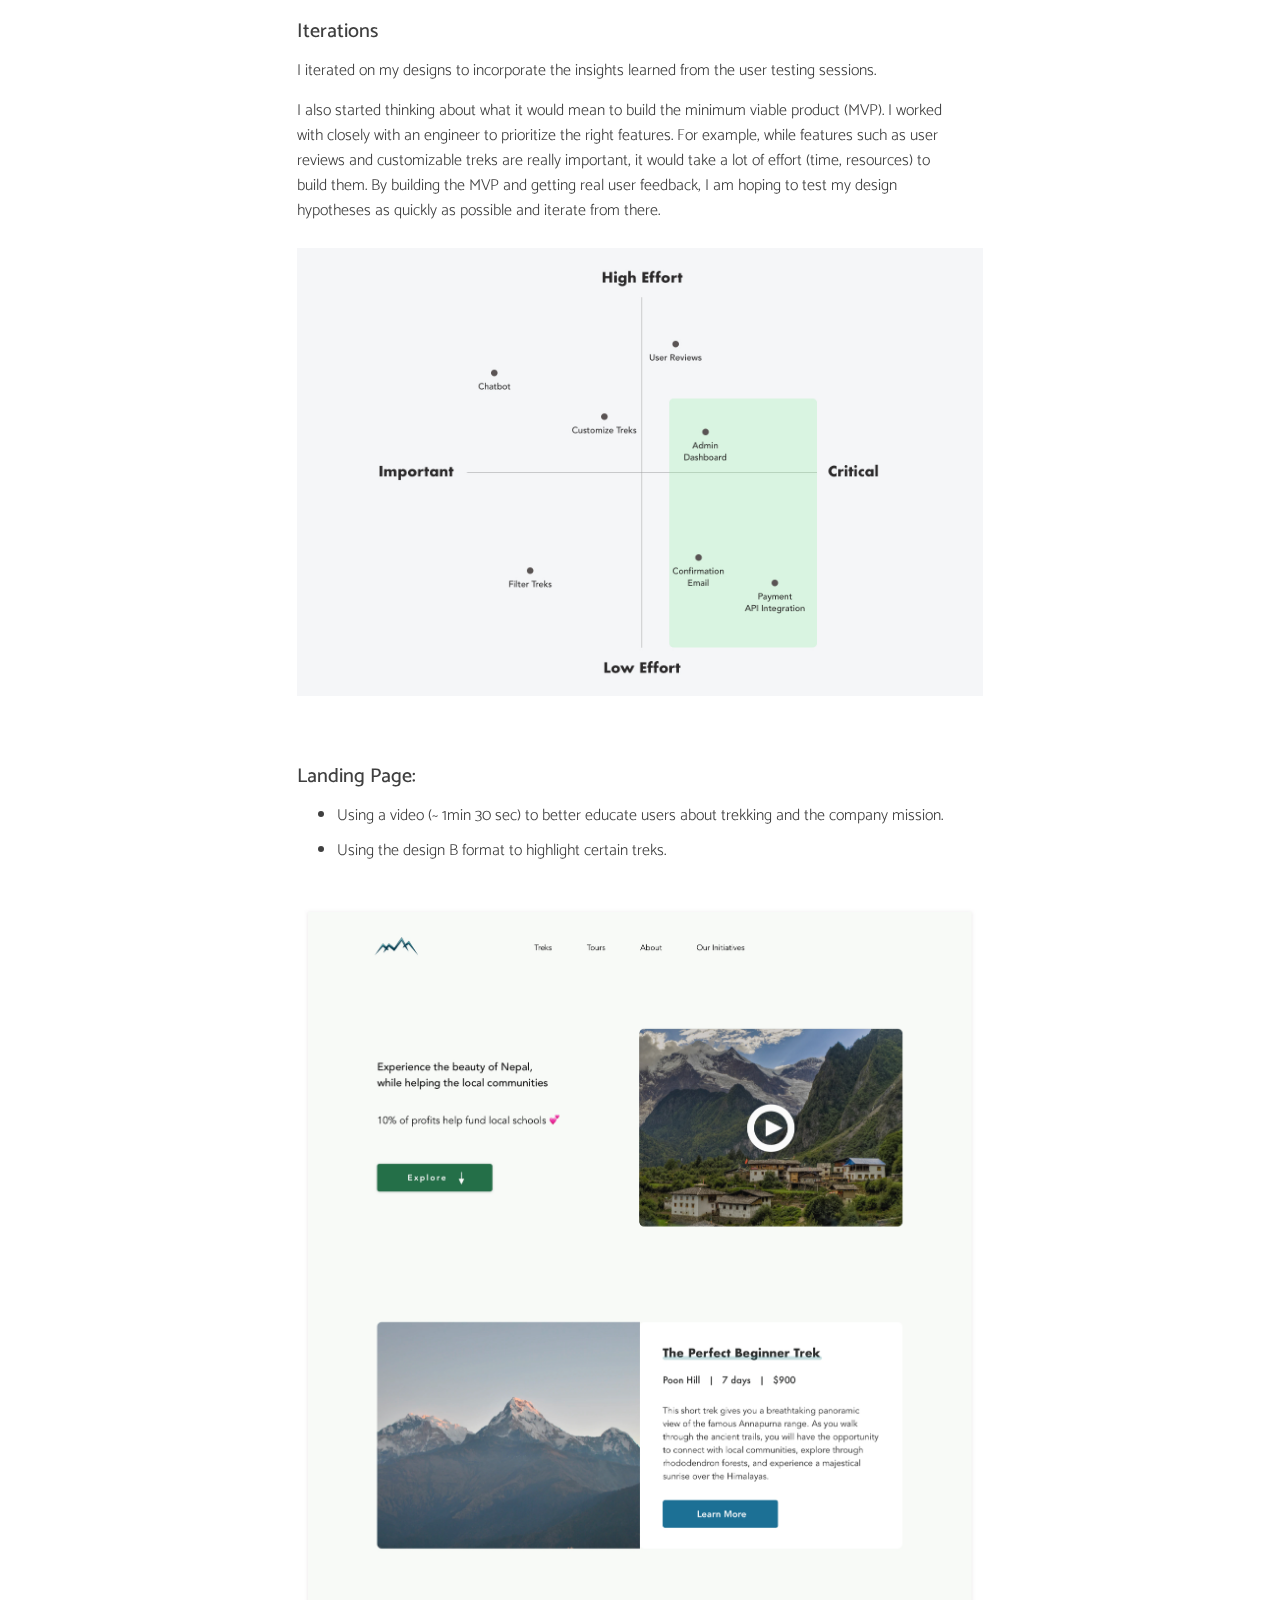
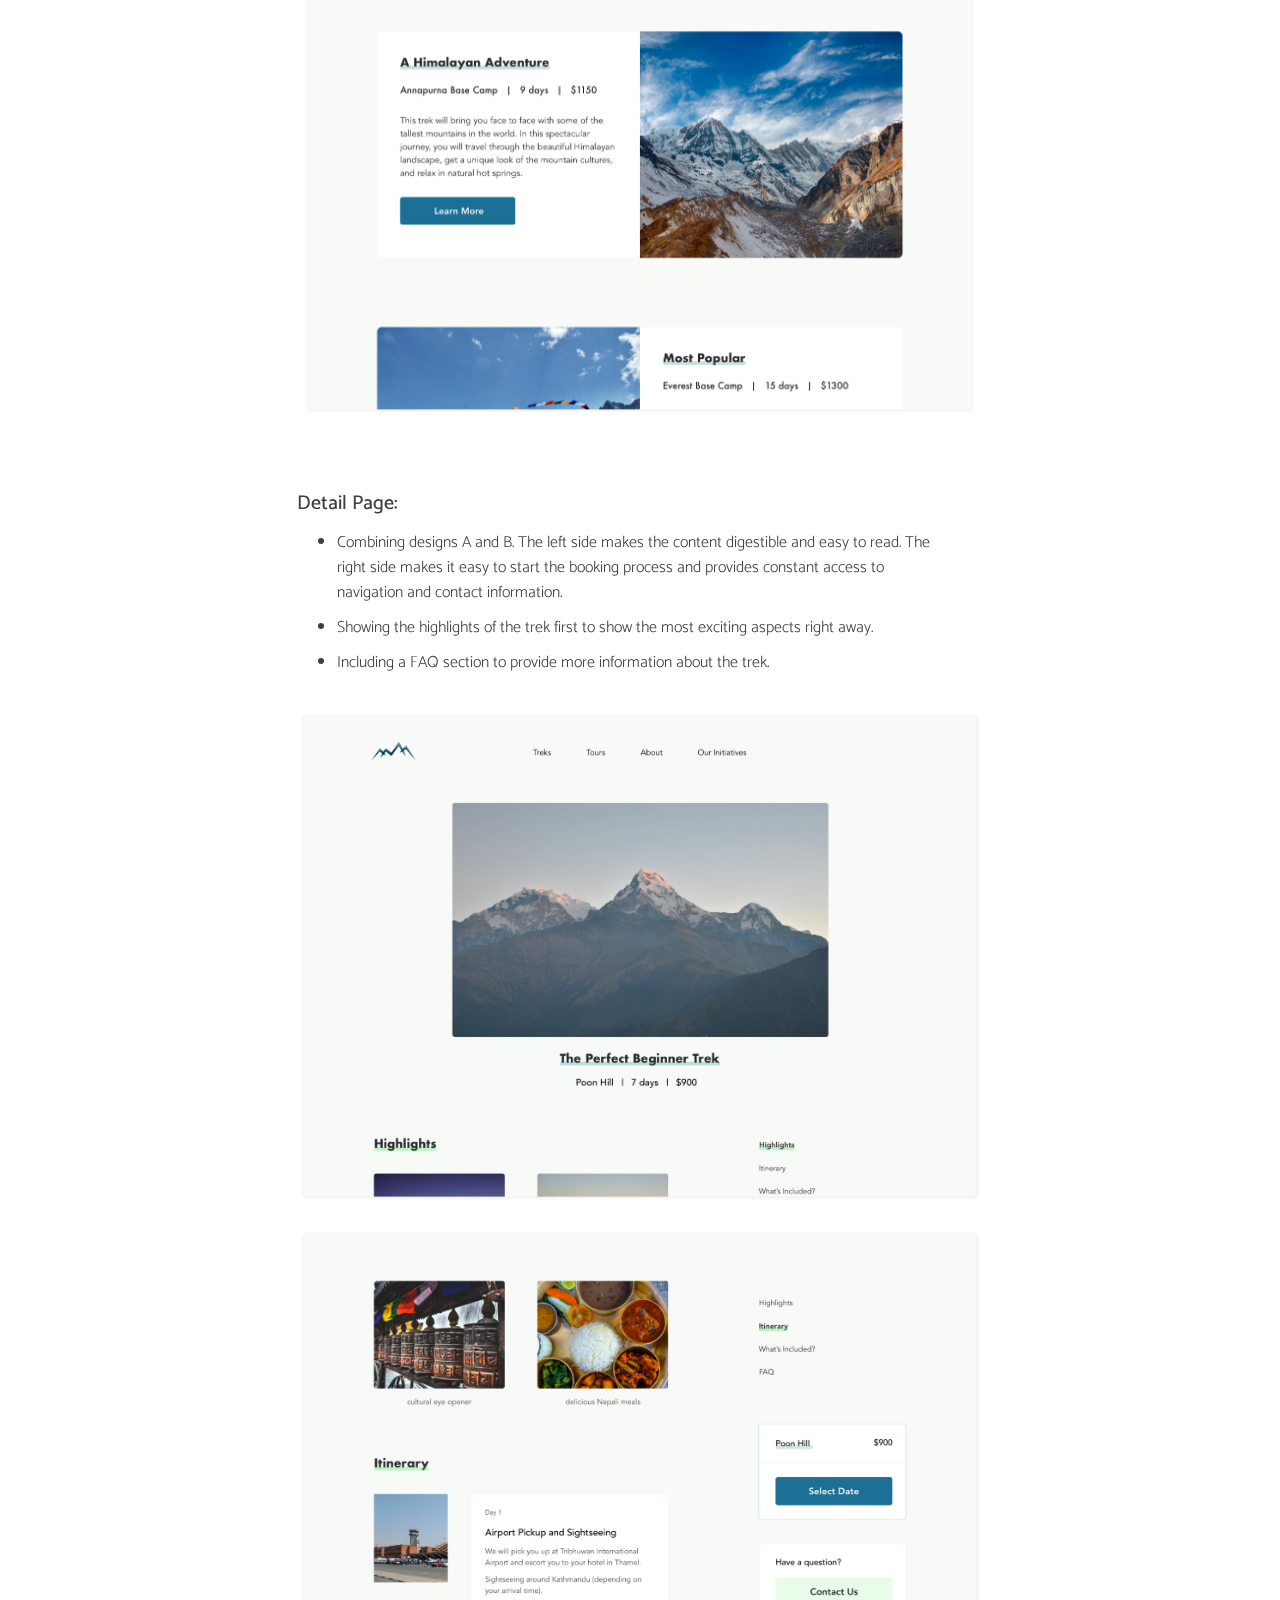
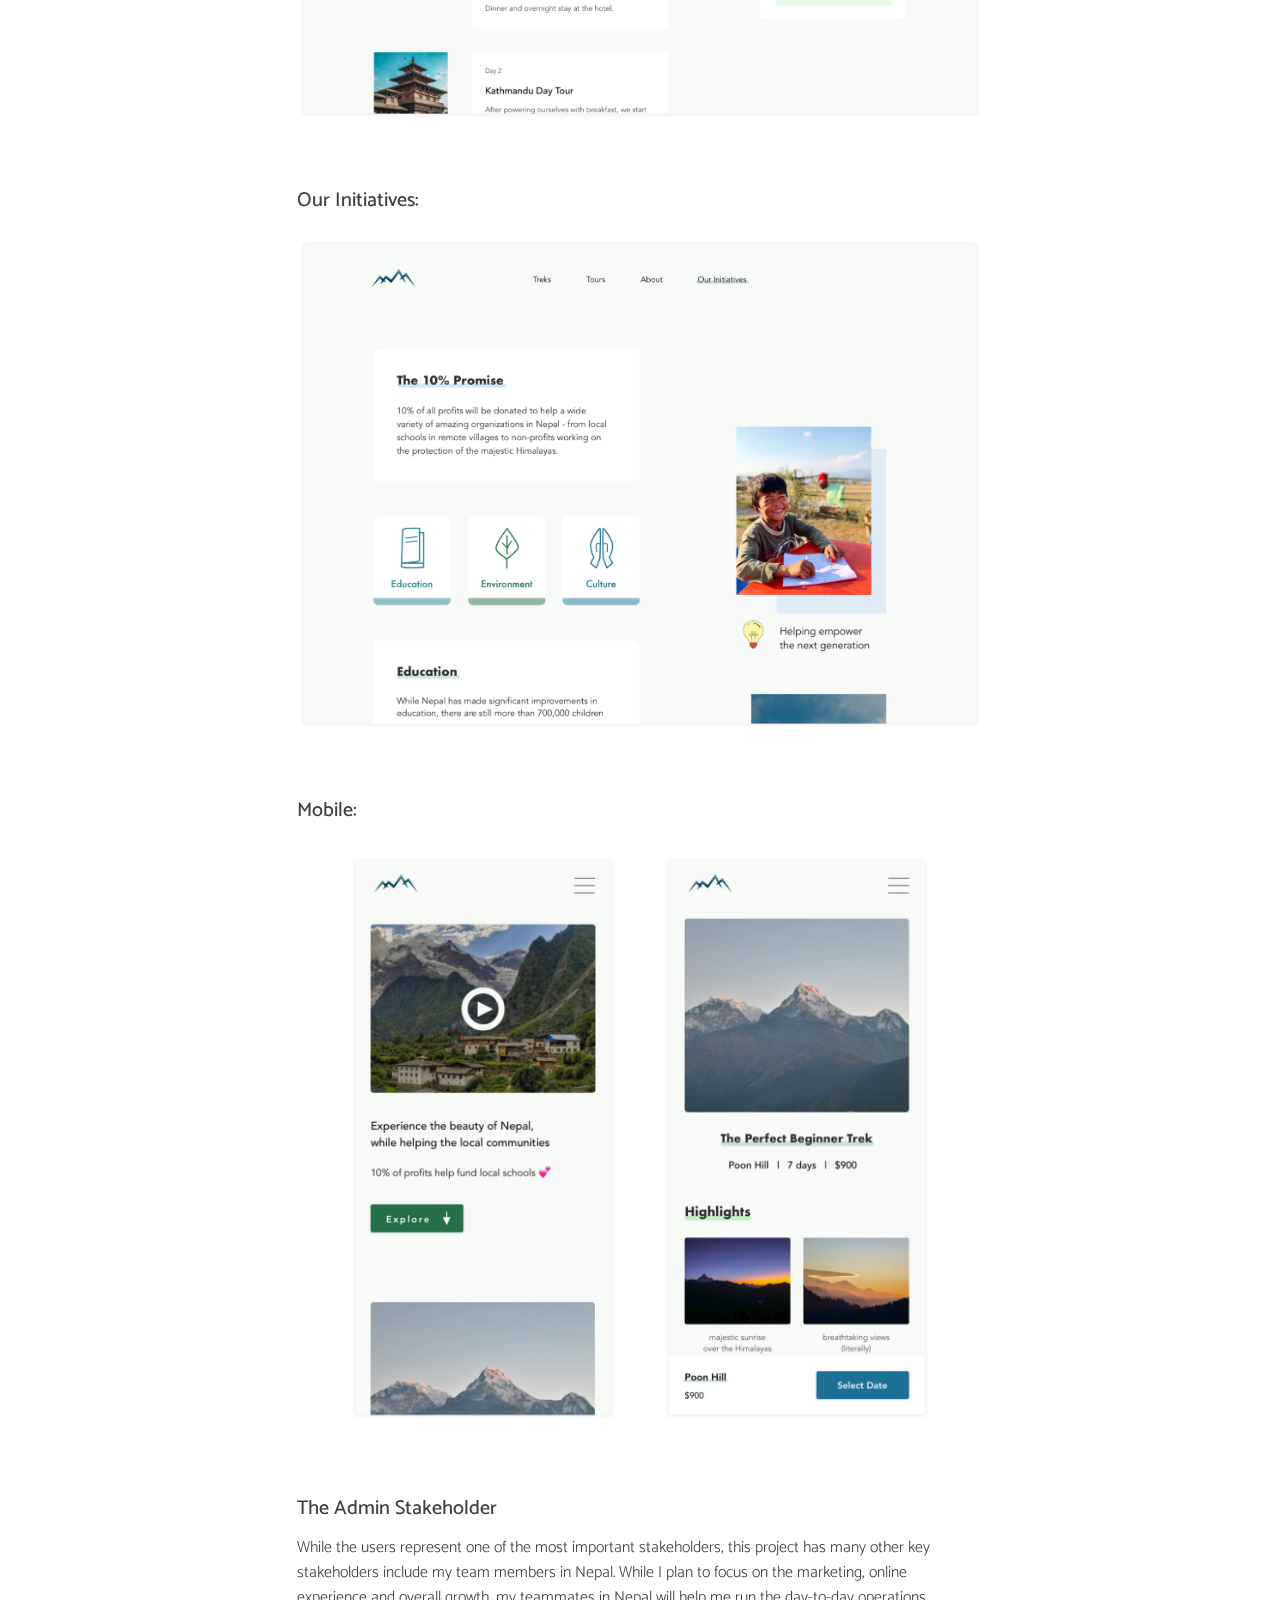
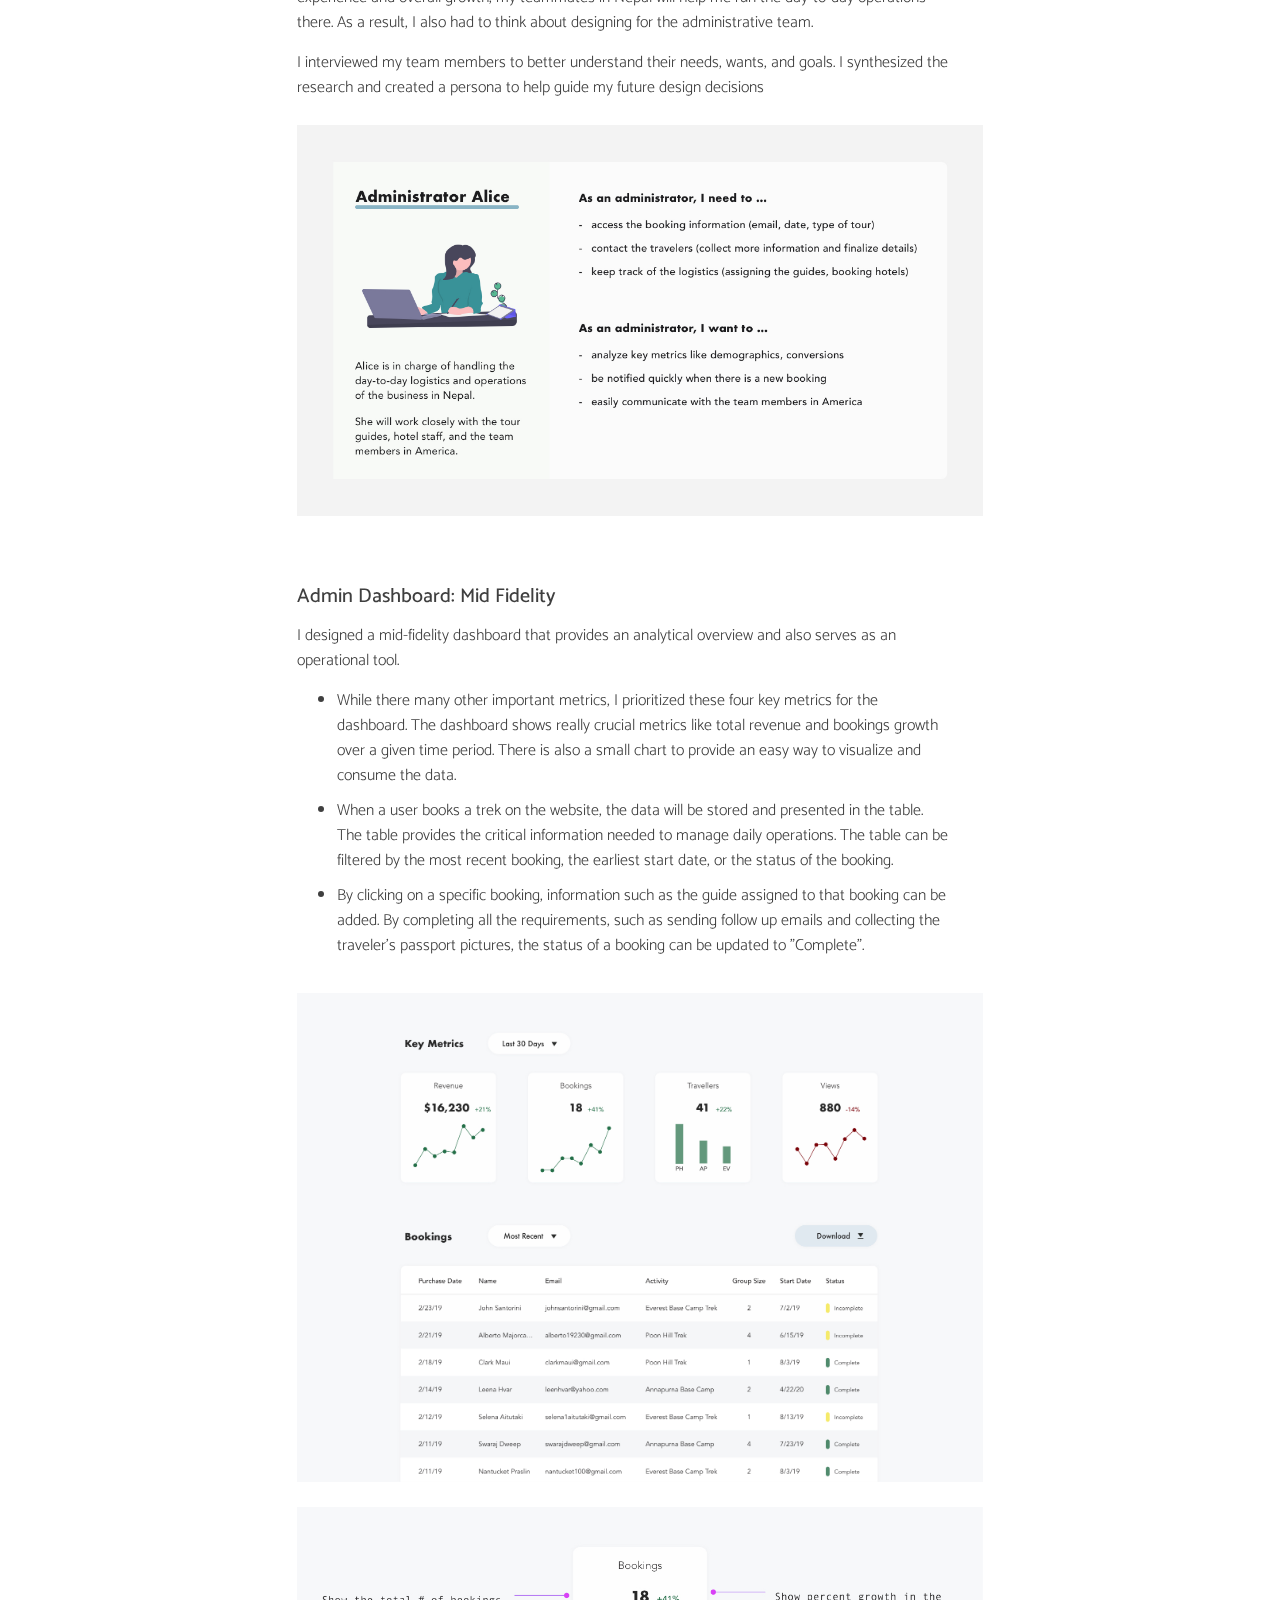
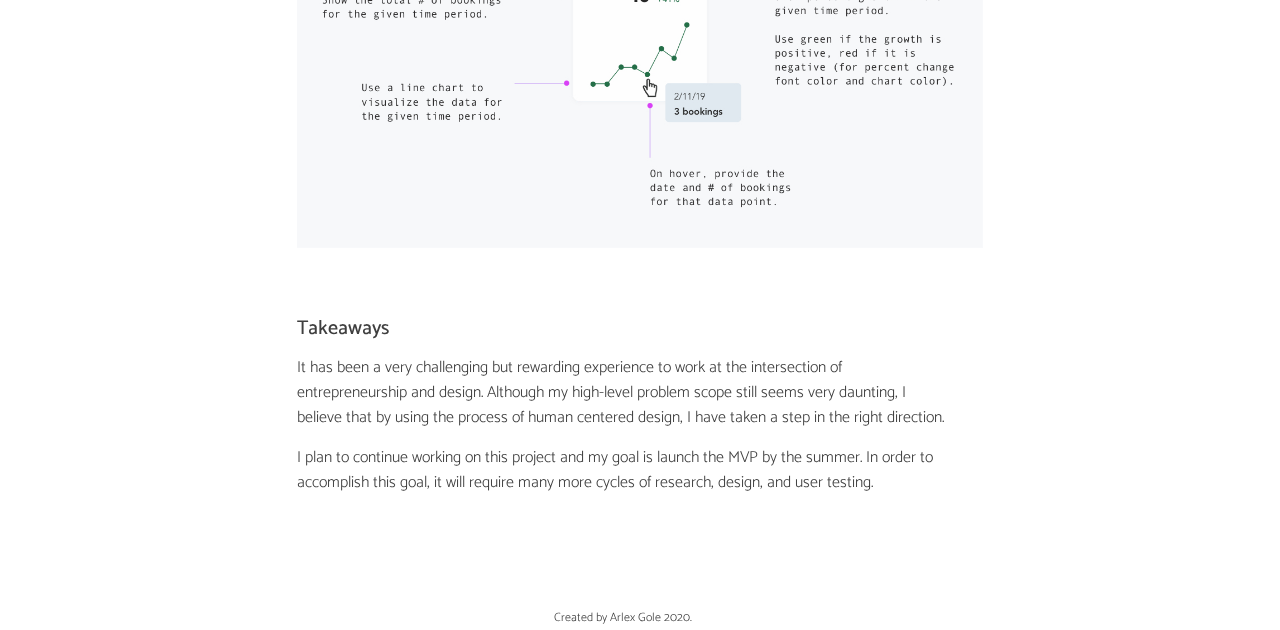
<file: evermoretreks.html>
<!DOCTYPE html>
<html>
	<head>
		  
      <title> Evermore Treks </title>
      
      <!-- required tags  -->
      <meta charset="utf-8">
      <meta name="viewport" content="width=device-width, initial-scale=1, shrink-to-fit=no">
      
      <!-- bootstrap -->
      <link rel="stylesheet" href="https://maxcdn.bootstrapcdn.com/bootstrap/3.3.7/css/bootstrap.min.css" integrity="sha384-BVYiiSIFeK1dGmJRAkycuHAHRg32OmUcww7on3RYdg4Va+PmSTsz/K68vbdEjh4u" crossorigin="anonymous">
      <script src="https://code.jquery.com/jquery-3.1.1.min.js" integrity="sha256-hVVnYaiADRTO2PzUGmuLJr8BLUSjGIZsDYGmIJLv2b8="  crossorigin="anonymous"> </script>
      <script src="https://maxcdn.bootstrapcdn.com/bootstrap/3.3.7/js/bootstrap.min.js" integrity="sha384-Tc5IQib027qvyjSMfHjOMaLkfuWVxZxUPnCJA7l2mCWNIpG9mGCD8wGNIcPD7Txa" crossorigin="anonymous"> </script>
      
      <!-- fonts -->
      <link href="https://fonts.googleapis.com/css?family=Catamaran:300,500" rel="stylesheet">
      
      <!-- style -->
      <link rel="stylesheet" href="main.css">

      <!-- css animations -->
      <link href="https://unpkg.com/aos@2.3.1/dist/aos.css" rel="stylesheet">
      <script src="https://unpkg.com/aos@2.3.1/dist/aos.js"></script>
      
      <!-- favicon -->
      <link rel="icon" href="images/favicon.png">
      
	</head>

  <body> 
        <!--------------- nav bar --------------->
        <nav class="navbar navbar-default">
          <div class="container-fluid">
            <!-- Brand and toggle get grouped for better mobile display -->
            <div class="navbar-header">
              <button type="button" class="navbar-toggle collapsed" data-toggle="collapse" data-target="#bs-example-navbar-collapse-1" aria-expanded="false">
                <span class="sr-only">Toggle navigation</span>
                <span class="icon-bar"></span>
                <span class="icon-bar"></span>
                <span class="icon-bar"></span>
              </button>
              <a class="navbar-brand" href="index.html"> AG </a>
            </div>

            <!-- Collect the nav links, forms, and other content for toggling -->
            <div class="collapse navbar-collapse" id="bs-example-navbar-collapse-1">
              <!-- <li class="active"><a href="#">Link <span class="sr-only">(current)</span></a></li> -->
              <ul class="nav navbar-nav navbar-right">
                <li><a href="index.html"> Projects </a></li>
                <li><a href="resume.pdf" target="_blank"> Resume </a></li>
                <li><a href="about.html"> About </a></li>
             </ul>
            </div><!-- /.navbar-collapse -->
            </div>
        </nav> <!--------------- nav bar closed --------------->


        <!--------------- animation container --------------->
        <div data-aos="fade-up" data-aos-duration="1000">

        <!--------------- banner image --------------->
        <div class="row">
          <div class="col-md-12 col-sm-12 col-xs-12">
            <div id="banner">
              <img src="images/travel_banner.jpg" class="img-responsive" alt="Banner image"> 
            </div>
          </div>
        </div>

        <!--------------- Background --------------->
        <div class="row">
          <div class="col-md-12 col-sm-12 col-xs-12">
            <h1> Background </h1>
            <p> October 2018 - Ongoing </p>
            <p> Solo Side Project </p>
            <p> I have always wanted to help my home country of Nepal, but I felt under qualified and was never really was sure how to go about it. Recently, I became familiar with the concept of “social entrepreneurship” and have grown to truly admire social enterprises that have been able to successfully scale their organization while making a difference in the world (Warby Parker, MealShare, TOMS, and many others). Inspired and motivated, I want to use my design and business skills to create my own social enterprise in Nepal. </p>
          </div>
        </div>

        <!--------------- Problems --------------->
        <div class="row">
          <div class="col-md-12 col-sm-12 col-xs-12">
            <h3> High-Level Problems </h3>
              <p> 1. Despite making improvements in recent years, Nepal remains one of the poorest and least developed countries in the world. </p>
              <p> 2. Tourism is one of the largest industries in Nepal and plays a key role in the economy. However, it is facing many challenges, such as environmental, technological, and external competition. </p>
          </div>  
        </div>

        <!--------------- Research Interviews --------------->
        <div class="row">
          <div class="col-md-12 col-sm-12 col-xs-12">
            <h3> Research (Interviews) </h3>
            <p> I interviewed people with years of experience in Nepal’s tourism industry including tour guides, local business owners, and a manager of a trekking agency. Setting up these interviews was a bit challenging since I was on the other side of the world. Nonetheless, I was able to gain a holistic perspective of the industry. </p>
          </div>
          <div class="col-md-12 col-sm-12 col-xs-12">
            <p> <b> Key Insights: </b> </p>
            <ul>
              <li class="lists"> Trekking agencies get clients through many different channels including their physical office, referrals from hotels, and online bookings. Each channel has its advantages and disadvantages. </li>
              <li class="lists"> Trekking prices vary depending on many different factors (group size, lodging, quality of guides, ability to bargain, vulnerability of tourists, etc.). </li>
              <li class="lists"> Due to the profitability of the tourism industry, it is an extremely competitive industry. Unhealthy competition has led to price wars, dodgy operators, and many unethical business practices. </li>
            </ul>
          </div>  
        </div>

        <div><!--------------- Animation Container Closed --------------->

        <!--------------- Field Studies --------------->
        <div class="row">
          <div class="col-md-12 col-sm-12 col-xs-12">
            <h3> Field Studies (Adaptive Interviews & Direct Observation) </h3>
            <div class="under_images">
             <img src="images/trek.jpg" class="img-responsive" alt="Field Studies"> 
            </div>
            <p> In 2019, I travelled to Nepal and went trekking for 5 days. My main goal for this trip was to build a stronger understanding of the trekking experience and further develop the business side (establishing hotel partners, networking with guides, etc.). I also took the opportunity to interview other travelers and make direct observations. </p>
          </div>
          <div class="col-md-12 col-sm-12 col-xs-12" >
            <p> <b> Key Insights: </b> </p>
            <ul>
              <li class="lists"> The traveler’s trekking experience is impacted by a lot of external factors. For example, it can rain in the middle of the hike or a village can run out of certain foods. In the future, I need to think about how I can mitigate the impact of these factors. </li>
              <li class="lists"> The tour guide plays a very important role. A good guide is always looking after his team and does more than just lead the trek. I need to build a strong network of highly experienced guides.  </li>
              <li class="lists"> Treks can be highly personalized to fit the traveler’s needs (stamina, time in Nepal, etc.). For example, the Poon Hill trek can actually start from different locations, has many different rest stops, and can end in different locations. I need to build different itineraries and personalize the online the experience. </li>
            </ul>
          </div>  
        </div>

        <!--------------- Comp Analysis --------------->
        <div class="row">
          <div class="col-md-12 col-sm-12 col-xs-12">
            <h3> Competitive Analysis </h3>
              <p> Many of the bigger trekking agencies in Nepal have a website that provides information about their company and trek offerings. I analyzed these websites to learn more about the current competition and identify any strengths or weaknesses that I can build on.</p>
          <div class="under_images">
              <img src="images/travel_comp.jpg" class="img-responsive" alt="Competitive Analysis"> 
          </div>
        </div>
      </div>

      <!--------------- Key Insights --------------->
      <div class="row">
        <div class="col-md-12 col-sm-12 col-xs-12">
            <p> <b> Key Insights: </b> </p>
            <ul> 
              <li class="lists"> Most agencies are not focused on sustainability. </li>
              <li class="lists"> Detail pages are text heavy and filled with long paragraphs. </li>
              <li class="lists"> Limited ways to filter through treks (usually just location). </li>
              <li class="lists"> Some agencies don’t offer online payments or even show the prices. </li> 
            </ul>
        </div>
      </div>

      <!--------------- Opportunities --------------->
      <div class="row">
        <div class="col-md-12 col-sm-12 col-xs-12">
          <h3> Opportunities: </h3>
          <ul> 
            <li class="lists"> Focusing on sustainable tourism by educating visitors and investing part of the profits back into the local communities. I plan to donate to local schools since most of them are under-resourced and also help fund projects focused on building sustainable solutions. For example: there are many non-profits in Nepal dedicated to environment protection and natural resources conservation. </li>
            <li class="lists"> Providing a comprehensive and seamless online experience. This means providing all the important information and details while making it easy to read and understand. Furthermore, it means providing the users the ability to customize itineraries and find a trek that works for them. </li>
            <li class="lists"> Targeting beginner trekkers by offering relatively easy treks and educating them about trekking. I saw this an opportunity to focus on an under-marketed but valuable customer segment. </li>
          </ul>
        </div>
      </div>

      <!--------------- Personas --------------->
      <div class="row">
        <div class="col-md-12 col-sm-12 col-xs-12">
          <h3> Personas </h3>
          <p> Based on the research I conducted, I created two goal-directed personas to better understand the users' behaviors, beliefs, and goals. These personas helped guide my ideation phase by serving as a reminder of the users I was designing for. </p>
          <div class="under_images">
            <img src="images/persona_travel.jpg" class="img-responsive" alt="Persona"> 
          </div>
        </div>
      </div>
 
      <!--------------- Journey Map --------------->
      <div class="row">
        <div class="col-md-12 col-sm-12 col-xs-12">
          <h3> Journey Map </h3>
            <p> Using these personas, I created a journey map to visualize the user's entire experience. Creating this map helped me better identify key problems and areas of opportunity. </p>
          <div class="under_images"> 
            <img src="images/journey_map.jpg" class="img-responsive" alt="Journey Map"> 
          </div>
        </div>
      </div>

      <!--------------- Wireframes --------------->
      <div class="row">
        <div class="col-md-12 col-sm-12 col-xs-12">
          <h3> Wireframes </h3>
            <p> After having a solid understanding of the tourism industry and identifying the key problems for my target users, I began wireframing screens. One of my main goals while wireframing was to explore as many different variations as possible. </p>
        </div>
        <div class="col-md-12 col-sm-12 col-xs-12">
            <div class="under_images">
              <img src="images/wire_b.jpg" class="img-responsive" alt="Landing Page Wireframe"> 
            </div>
        </div>
        <div class="col-md-12 col-sm-12 col-xs-12">
            <div class="under_images">
              <img src="images/wire_mobileB.jpg" class="img-responsive" alt="Mobile Wireframe"> 
            </div>
        </div>
        <div class="col-md-12 col-sm-12 col-xs-12">
            <div class="under_images">
              <img src="images/wire_landing.jpg" class="img-responsive" alt="Wireframes"> 
            </div>
        </div>
        <div class="col-md-12 col-sm-12 col-xs-12">
            <div class="under_images">
              <img src="images/wire_detail.jpg" class="img-responsive" alt="Detail Page Wireframes"> 
            </div>
        </div>
        <div class="col-md-12 col-sm-12 col-xs-12">
            <div class="under_images">
              <img src="images/wire_mobile.jpg" class="img-responsive" alt="Mobile Wireframes"> 
            </div>
        </div>
      </div>

      <!--------------- User Testing --------------->
      <div class="row">
        <div class="col-md-12 col-sm-12 col-xs-12">
          <h3> User Testing  </h3>
            <p> Before diving into higher fidelity designs, I wanted to get feedback from users. I focused my user testing sessions on the landing page and the detail page because I believe those are the two most important pages of the website. </p>
        </div>
        <div class="col-md-12 col-sm-12 col-xs-12">
             <p> <b> Key Insights - Landing Page: </b> </p>
            <ul>
              <li class="lists"> Users did not understand what trekking meant. How was it different from tours? Is it like hiking? Is it like camping?  </li>
              <li class="lists"> Users liked the tagline but didn’t really understand what it meant. Users wanted more information about how they were helping local communities.</li>
              <li class="lists"> For design A and C, users stated that all the pictures look very similar and that there isn’t much information for the user to decide which trek to pick. </li>
              <li class="lists"> 6/8 users liked design B the best because it provides additional helpful information. </li>
            </ul>
        </div>
        <div class="col-md-12 col-sm-12 col-xs-12">
             <p> <b> Key Insights - Detail Page: </b> </p>
             <ul>
              <li class="lists"> Users did not understand what moderate difficulty meant. </li>
              <li class="lists"> For design A, most users liked having the option to call / send a message. </li>
              <li class="lists"> For design B, most users stated that the information was easier to digest and read. </li>
              <li class="lists"> 5/8 users preferred design B. </li>
            </ul>
        </div>
      </div>

      <!--------------- Iterations --------------->
      <div class="row">
        <div class="col-md-12 col-sm-12 col-xs-12">
          <h3> Iterations </h3>
            <p> I iterated on my designs to incorporate the insights learned from the user testing sessions.</p>
            <p> I also started thinking about what it would mean to build the minimum viable product (MVP). I worked with closely with an engineer to prioritize the right features. For example, while features such as user reviews and customizable treks are really important, it would take a lot of effort (time, resources) to build them. By building the MVP and getting real user feedback, I am hoping to test my design hypotheses as quickly as possible and iterate from there. </p>
        </div>
        <div class="col-md-12 col-sm-12 col-xs-12">
            <div class="under_images">
              <img src="images/mvp_chart.jpg" class="img-responsive" alt="MVP Chart"> 
            </div>
        </div>
      </div> 

      <!--------------- Landing Page --------------->
      <div class="row">
         <div class="col-md-12 col-sm-12 col-xs-12">
          <h3> Landing Page: </h3>
             <ul>
              <li class="lists"> Using a video (~ 1min 30 sec) to better educate users about trekking and the company mission. </li>
              <li class="lists"> Using the design B format to highlight certain treks. </li>
            </ul>
        </div>
        <div class="col-md-12 col-sm-12 col-xs-12">
          <div class="under_images">
            <img src="images/landing_current.jpg" class="img-responsive" alt="Landing Page"> 
          </div>
        </div>
      </div>

      <!--------------- Detail Page ---------------> 
      <div class="row">
        <div class="col-md-12 col-sm-12 col-xs-12">
          <h3> Detail Page: </h3>
          <ul>
              <li class="lists"> Combining designs A and B. The left side makes the content digestible and easy to read. The right side makes it easy to start the booking process and provides constant access to navigation and contact information. </li>
              <li class="lists"> Showing the highlights of the trek first to show the most exciting aspects right away. </li>
              <li class="lists"> Including a FAQ section to provide more information about the trek. </li>
            </ul>
        </div>
        <div class="col-md-12 col-sm-12 col-xs-12">
          <div class="under_images">
              <img src="images/detail_current.jpg" class="img-responsive" alt="Detail Page"> 
          </div>
        </div>
        <div class="col-md-12 col-sm-12 col-xs-12">
          <div class="under_images">
              <img src="images/detail_current2.jpg" class="img-responsive" alt="Detail Page"> 
          </div>
        </div>
      </div>

      <!--------------- Initiatives --------------->
      <div class="row">
         <div class="col-md-12 col-sm-12 col-xs-12">
          <h3>  Our Initiatives: </h3>
        </div>
        <div class="col-md-12 col-sm-12 col-xs-12">
          <div class="under_images">
            <img src="images/our.jpg" class="img-responsive" alt="Our Initiatives Page"> 
          </div>
        </div>
      </div>

      <!--------------- Mobile --------------->
      <div class="row">
        <div class="col-md-12 col-sm-12 col-xs-12">
          <h3> Mobile: </h3>
        </div>
        <div class="col-md-12 col-sm-12 col-xs-12">
          <div class="under_images">
              <img src="images/mobile_current.jpg" class="img-responsive" alt="Mobile designs"> 
          </div>
        </div>
      </div>


	<!--------------- Admin --------------->
      <div class="row">
        <div class="col-md-12 col-sm-12 col-xs-12">
          <h3> The Admin Stakeholder </h3>
          <p> While the users represent one of the most important stakeholders, this project has many other key stakeholders include my team members in Nepal. While I plan to focus on the marketing, online experience and overall growth, my teammates in Nepal will help me run the day-to-day operations there. As a result, I also had to think about designing for the administrative team.</p>
          <p> I interviewed my team members to better understand their needs, wants, and goals. I synthesized the research and created a persona to help guide my future design decisions</p>
        </div>
        <div class="col-md-12 col-sm-12 col-xs-12">
          <div class="under_images">
              <img src="images/persona_admin.jpg" class="img-responsive" alt="Admin Persona"> 
          </div>
        </div>
      </div>

       <div class="row">
        <div class="col-md-12 col-sm-12 col-xs-12">
          <h3> Admin Dashboard: Mid Fidelity </h3>
          <p> I designed a mid-fidelity dashboard that provides an analytical overview and also serves as an operational tool. </p>
          <ul>
              <li class="lists"> While there many other important metrics, I prioritized these four key metrics for the dashboard. The dashboard shows really crucial metrics like total revenue and bookings growth over a given time period. There is also a small chart to provide an easy way to visualize and consume the data. </li>
              <li class="lists"> When a user books a trek on the website, the data will be stored and presented in the table. The table provides the critical information needed to manage daily operations. The table can be filtered by the most recent booking, the earliest start date, or the status of the booking. </li>
              <li class="lists"> By clicking on a specific booking, information such as the guide assigned to that booking can be added. By completing all the requirements, such as sending follow up emails and collecting the traveler’s passport pictures, the status of a booking can be updated to "Complete". </li>
            </ul>
        </div>
        <div class="col-md-12 col-sm-12 col-xs-12">
          <div class="under_images">
              <img src="images/dashboard.jpg" class="img-responsive" alt="dashboard"> 
          </div>
          <div class="under_images">
              <img src="images/metric_detail.jpg" class="img-responsive" alt="dashboard"> 
          </div>
        </div>
      </div>



      <!--------------- Takeaways --------------->
       <div class="row">
        <div class="col-md-12 col-sm-12 col-xs-12">
          <h3> Takeaways </h3>
            <p> It has been a very challenging but rewarding experience to work at the intersection of entrepreneurship and design. Although my high-level problem scope still seems very daunting, I believe that by using the process of human centered design, I have taken a step in the right direction. </p>
            <p> I plan to continue working on this project and my goal is launch the MVP by the summer. In order to accomplish this goal, it will require many more cycles of research, design, and user testing. </p>
        </div>
      </div>

      <!--------------- Footer --------------->
      <div class="row">
        <div class="col-md-12 col-sm-12 col-xs-12 nopadding">
            <p id="footer"> Created by Arlex Gole 2020. </p>
        </div>
      </div> 

  </body>

  <script>
      AOS.init();
  </script>

</html>
</file>
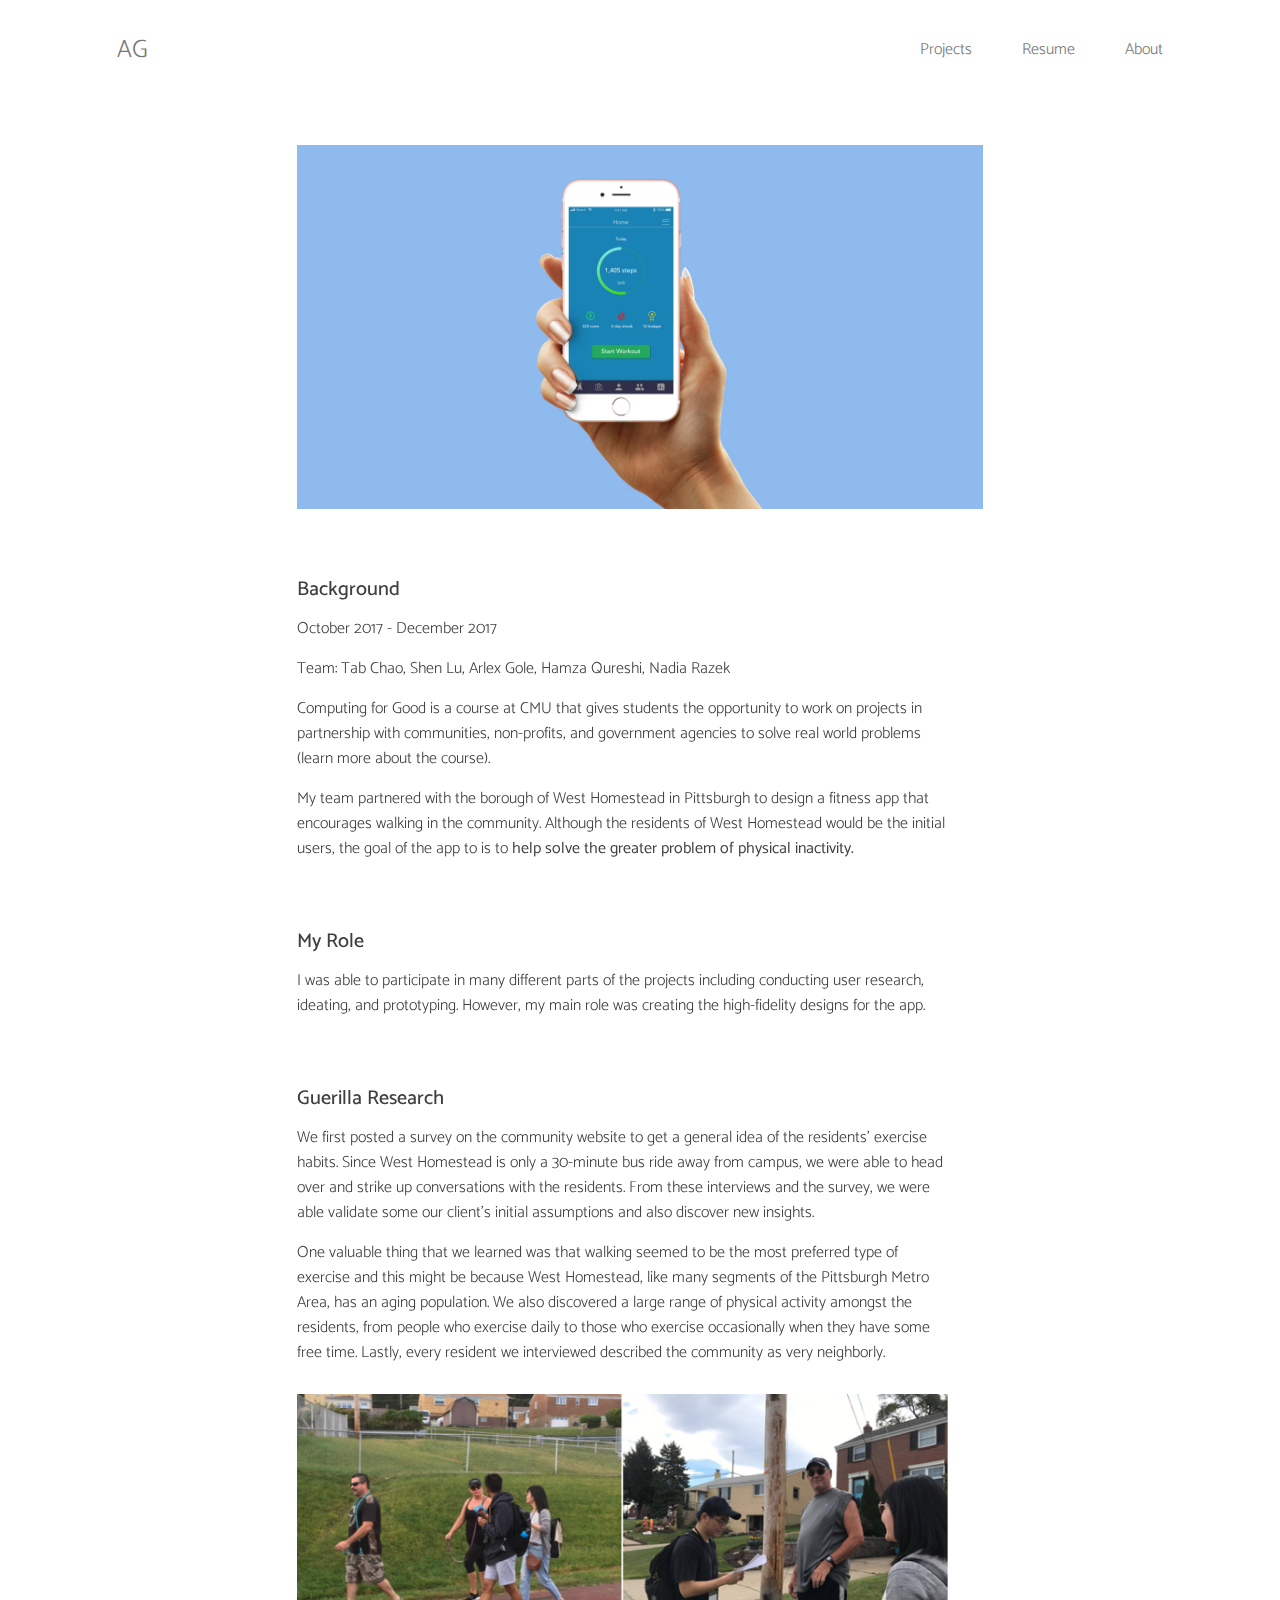
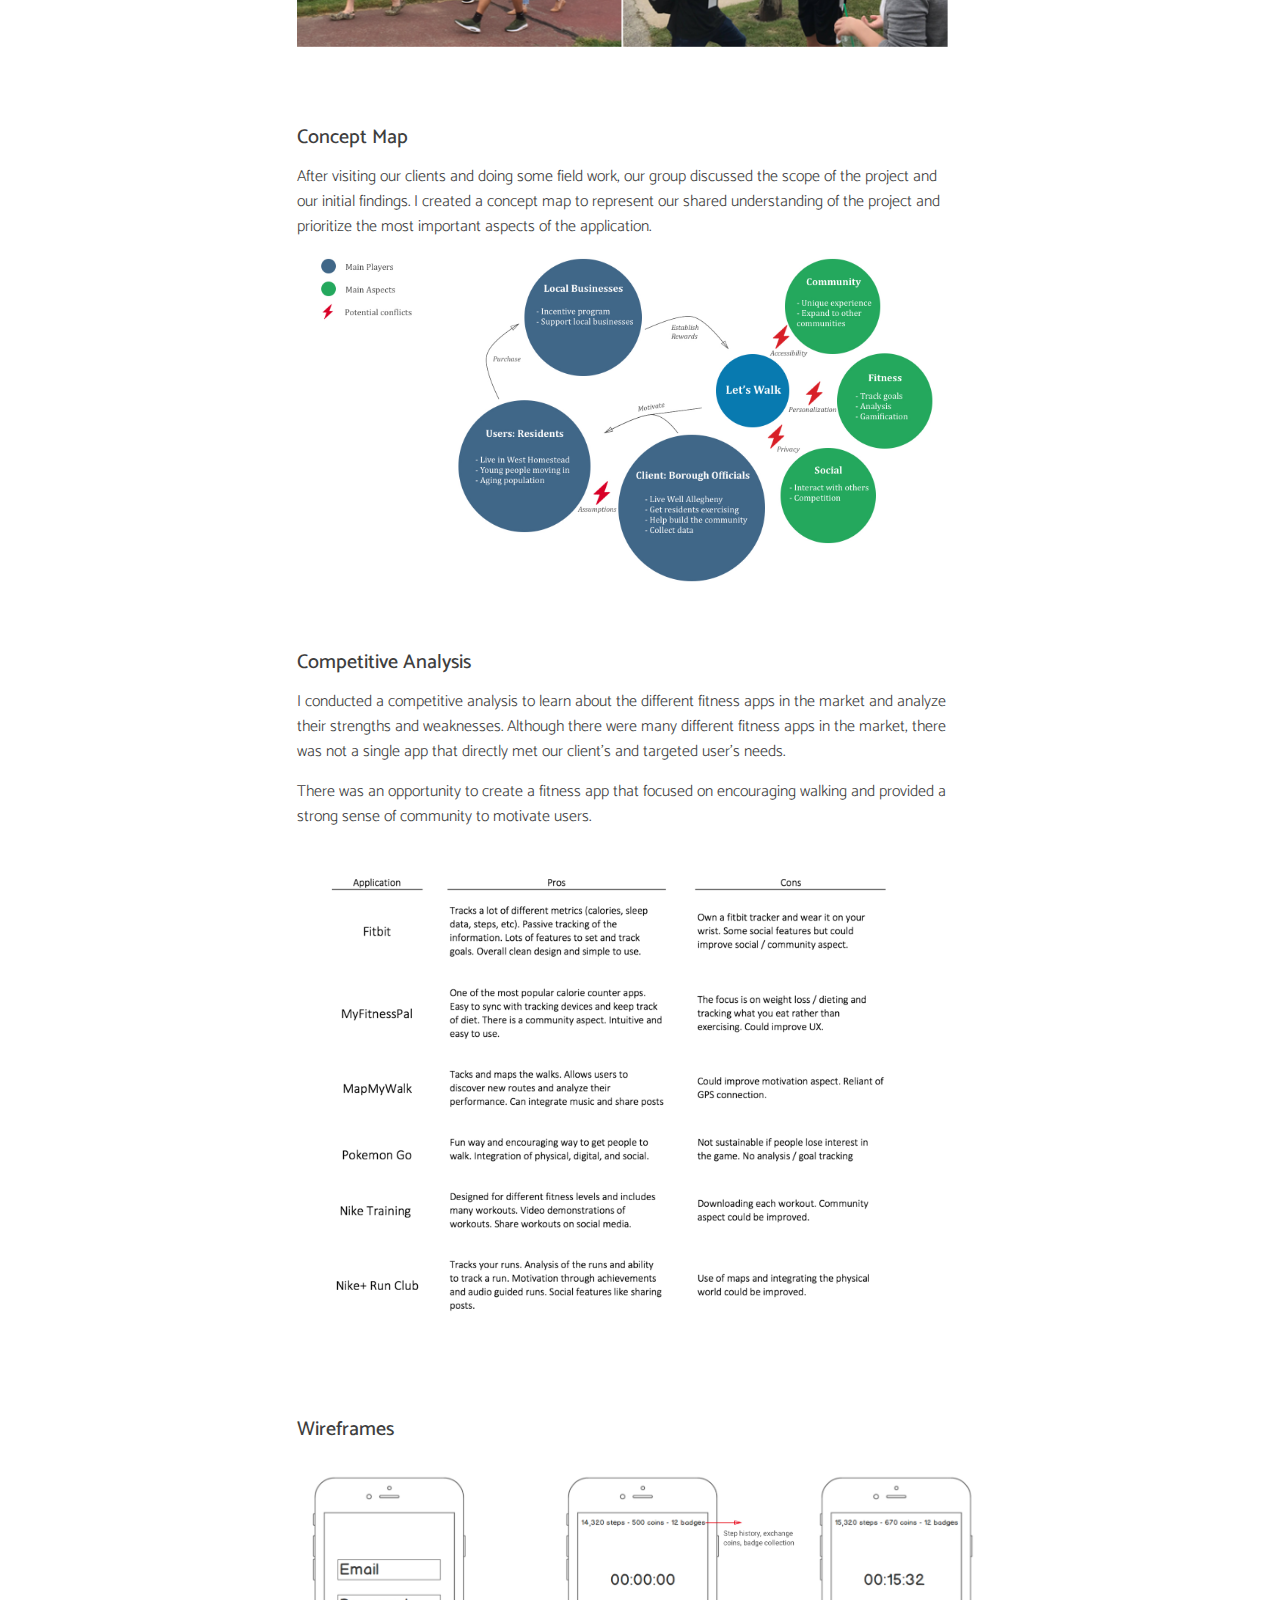
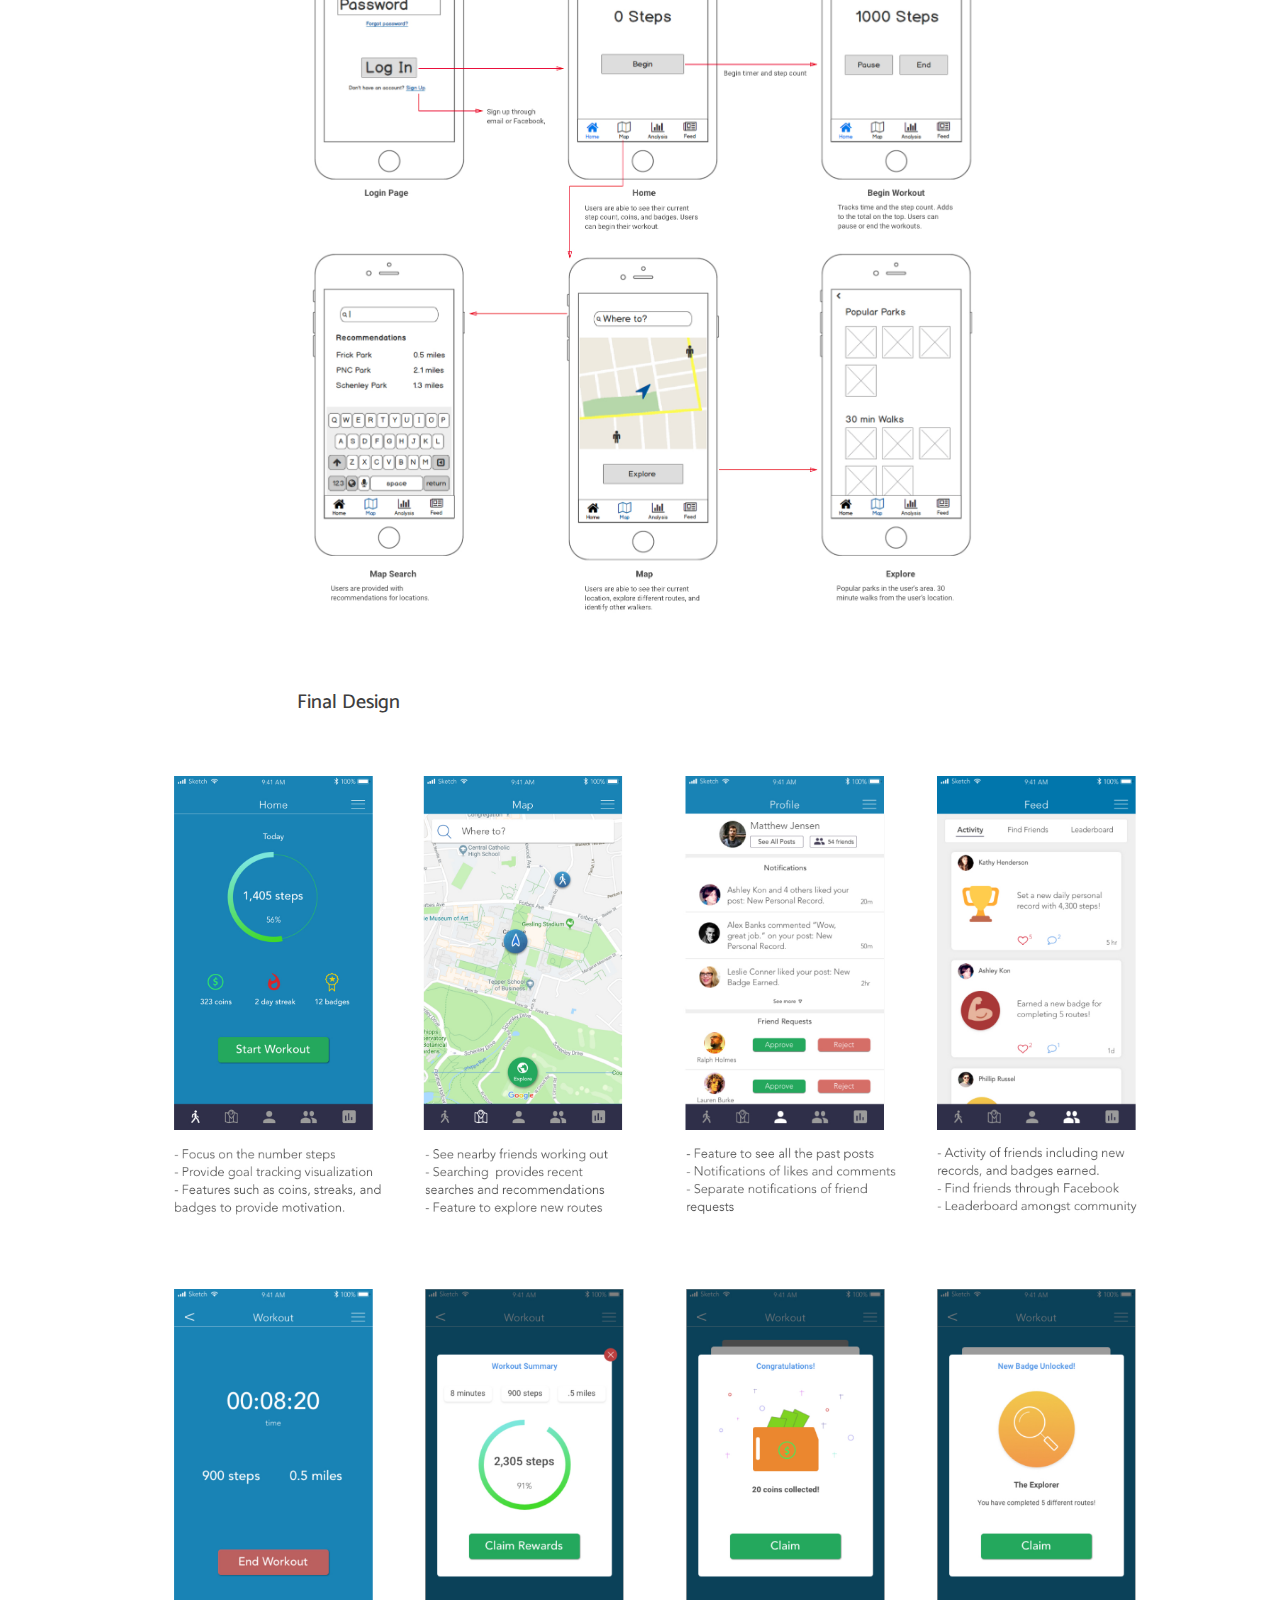
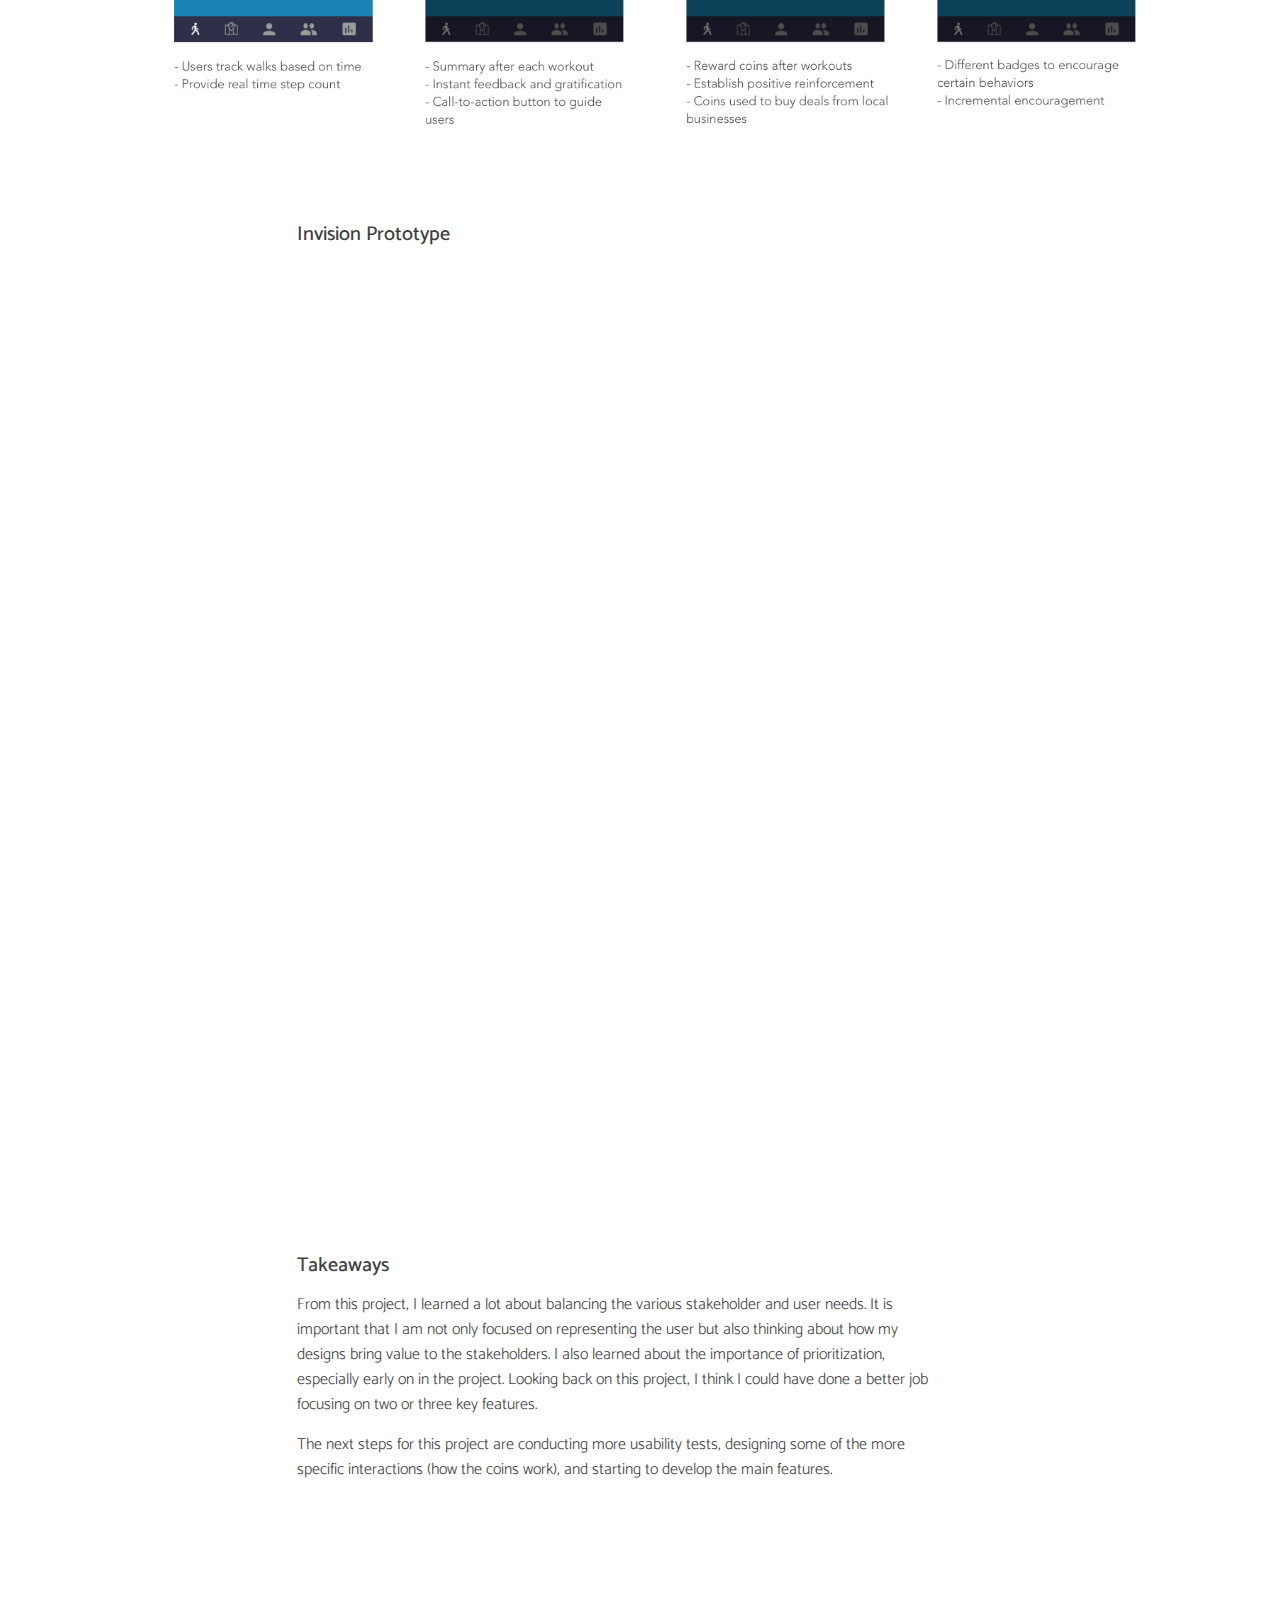
<file: lets_walk.html>
<!DOCTYPE html>
<html>
	<head>
		  
      <title> Let's Walk </title>
      
      <!-- required tags  -->
      <meta charset="utf-8">
      <meta name="viewport" content="width=device-width, initial-scale=1, shrink-to-fit=no">
      
      <!-- bootstrap -->
      <link rel="stylesheet" href="https://maxcdn.bootstrapcdn.com/bootstrap/3.3.7/css/bootstrap.min.css" integrity="sha384-BVYiiSIFeK1dGmJRAkycuHAHRg32OmUcww7on3RYdg4Va+PmSTsz/K68vbdEjh4u" crossorigin="anonymous">
      <script src="https://code.jquery.com/jquery-3.1.1.min.js" integrity="sha256-hVVnYaiADRTO2PzUGmuLJr8BLUSjGIZsDYGmIJLv2b8="  crossorigin="anonymous"> </script>
      <script src="https://maxcdn.bootstrapcdn.com/bootstrap/3.3.7/js/bootstrap.min.js" integrity="sha384-Tc5IQib027qvyjSMfHjOMaLkfuWVxZxUPnCJA7l2mCWNIpG9mGCD8wGNIcPD7Txa" crossorigin="anonymous"> </script>
      
      <!-- fonts -->
      <link href="https://fonts.googleapis.com/css?family=Catamaran:300,500" rel="stylesheet">
      
      <!-- style -->
      <link rel="stylesheet" href="main.css">
		
      <!-- css animations -->
      <link href="https://unpkg.com/aos@2.3.1/dist/aos.css" rel="stylesheet">
      <script src="https://unpkg.com/aos@2.3.1/dist/aos.js"></script>
      
      <!-- favicon -->
      <link rel="icon" href="images/favicon.png">
      
	</head>

  <body> 
    
    <nav class="navbar navbar-default">
      <div class="container-fluid">
        <!-- Brand and toggle get grouped for better mobile display -->
        <div class="navbar-header">
          <button type="button" class="navbar-toggle collapsed" data-toggle="collapse" data-target="#bs-example-navbar-collapse-1" aria-expanded="false">
            <span class="sr-only">Toggle navigation</span>
            <span class="icon-bar"></span>
            <span class="icon-bar"></span>
            <span class="icon-bar"></span>
          </button>
          <a class="navbar-brand" href="index.html"> AG </a>
        </div>

        <!-- Collect the nav links, forms, and other content for toggling -->
        <div class="collapse navbar-collapse" id="bs-example-navbar-collapse-1">
          <ul class="nav navbar-nav navbar-right">
            <li><a href="index.html"> Projects </a></li>
            <li><a href="resume.pdf" target="_blank"> Resume </a></li>
            <li><a href="about.html"> About </a></li>
         </ul>
        </div><!-- /.navbar-collapse -->
        </div>
        </nav>
	  
	  <!--------------- animation container --------------->
   	<div data-aos="fade-up" data-aos-duration="1000">
		
      <div class="row">
        <div class="col-md-12 col-sm-12 col-xs-12">
          <div id="banner">
            <img src="images/letswalk_banner.jpg" class="img-responsive" alt="Responsive image"> 
          </div>
        </div>
      </div>

      <div class="row">
        <div class="col-md-12 col-sm-12 col-xs-12">
          <h1> Background </h1>
          <p> October 2017 - December 2017 </p>
          <p> Team: Tab Chao, <a href="https://www.linkedin.com/in/shen-lu/" target="_blank">Shen Lu</a>, Arlex Gole, <a href="https://www.linkedin.com/in/hamza-qureshi-579411a8/" target="_blank">Hamza Qureshi</a>, <a href="https://www.linkedin.com/in/nadia-razek/" target="_blank">Nadia Razek</a></p>
          <p> Computing for Good is a course at CMU that gives students the opportunity to work on projects in partnership with communities, non-profits, and government agencies to solve real world problems (<a href="https://www.cs.cmu.edu/news/learning-doing-good" target="_blank">learn more about the course</a>).</p>
          <p> My team partnered with the borough of West Homestead in Pittsburgh to design a fitness app that encourages walking in the community. Although the residents of West Homestead would be the initial users, the goal of the app to is to <b> help solve the greater problem of physical inactivity.</b></p>
        </div>
      </div>

      <div class="row">
        <div class="col-md-12 col-sm-12 col-xs-12">
          <h2> My Role </h2>
          <p> I was able to participate in many different parts of the projects including conducting user research, ideating, and prototyping. However, my main role was creating the high-fidelity designs for the app. </p>
        </div>
      </div>

      <div class="row">
        <div class="col-md-12 col-sm-12 col-xs-12">
          <h3> Guerilla Research </h3>
            <p> We first posted a survey on the community website to get a general idea of the residents' exercise habits. Since West Homestead is only a 30-minute bus ride away from campus, we were able to head over and strike up conversations with the residents. From these interviews and the survey, we were able validate some our client's initial assumptions and also discover new insights. </p>
            <p> One valuable thing that we learned was that walking seemed to be the most preferred type of exercise and this might be because West Homestead, like many segments of the Pittsburgh Metro Area, has an aging population. We also discovered a large range of physical activity amongst the residents, from people who exercise daily to those who exercise occasionally when they have some free time. Lastly, every resident we interviewed described the community as very neighborly. </p>
            <img src="images/interviews.png" class="img-responsive" alt="Responsive image"> 
        </div>
      </div>
		
	</div><!--------------- animation container --------------->

    <div class="row">
      <div class="col-md-12 col-sm-12 col-xs-12">
        <h3> Concept Map </h3>
        <p> After visiting our clients and doing some field work, our group discussed the scope of the project and our initial findings. I created a concept map to represent our shared understanding of the project and prioritize the most important aspects of the application. </p>
        <img src="images/concept_map.jpg" class="img-responsive" alt="Responsive image"> 
      </div>
    </div>

    <div class="row">
      <div class="col-md-12 col-sm-12 col-xs-12">
        <h3> Competitive Analysis </h3>
          <p> I conducted a competitive analysis to learn about the different fitness apps in the market and analyze their strengths and weaknesses. Although there were many different fitness apps in the market, there was not a single app that directly met our client's and targeted user's needs. </p>
          <p> There was an opportunity to create a fitness app that focused on encouraging walking and provided a strong sense of community to motivate users.</p>
          <div class="small_images">
            <img src="images/comp_analysis.png" class="img-responsive" alt="Competitive Analysis"> 
        </div>
      </div>
    </div>

    <div class="row">
      <div class="col-md-12 col-sm-12 col-xs-12">
        <h3> Wireframes </h3>
        <img src="images/letswalk_wireframes.jpg" class="img-responsive" alt="Wireframes"> 
      </div>
    </div>

    <div class="row">
      <div class="col-md-12 col-sm-12 col-xs-12">
        <h3> Final Design </h3>
      </div>
    </div>

    <div class="large_images">
      <div class="col-md-6 col-sm-6 col-xs-12">
        <img src="images/letswalk_screens2.jpg" class="img-responsive" alt="Example Screens"> 
      </div>
      <div class="col-md-6 col-sm-6 col-xs-12">
        <img src="images/letswalk_screens4.jpg" class="img-responsive" alt="Example Screens"> 
      </div>
      <div class="col-md-6 col-sm-6 col-xs-12">
        <img src="images/letswalk_screens6.jpg" class="img-responsive" alt="Example Screens"> 
      </div>
      <div class="col-md-6 col-sm-6 col-xs-12">
        <img src="images/letswalk_screens8.jpg" class="img-responsive" alt="Example Screens"> 
      </div>
    </div>

    <div class="row">
      <div class="col-md-12 col-sm-12 col-xs-12">
        <h3> Invision Prototype </h3>
          <iframe style="transform: scale(0.95)" width="438" height="930" src="//invis.io/QMF4UQQT9" frameborder="0" allowfullscreen></iframe>
        </div>
    </div>


    <div class="row">
      <div class="col-md-12 col-sm-12 col-xs-12">
        <h3> Takeaways </h3>
        <p> From this project, I learned a lot about balancing the various stakeholder and user needs. It is important that I am not only focused on representing the user but also thinking about how my designs bring value to the stakeholders. I also learned about the importance of prioritization, especially early on in the project. Looking back on this project, I think I could have done a better job focusing on two or three key features. </p>
        <p> The next steps for this project are conducting more usability tests, designing some of the more specific interactions (how the coins work), and starting to develop the main features. </p>
        <p> </p>
      </div>
    </div> 

    <div class="row">
      <div class="col-md-12 col-sm-12 col-xs-12 nopadding">
          <p id="footer"> Created by Arlex Gole 2020. </p>
      </div>
    </div>

  </body>

  <script>
      AOS.init();
  </script>
  
</html>
</file>
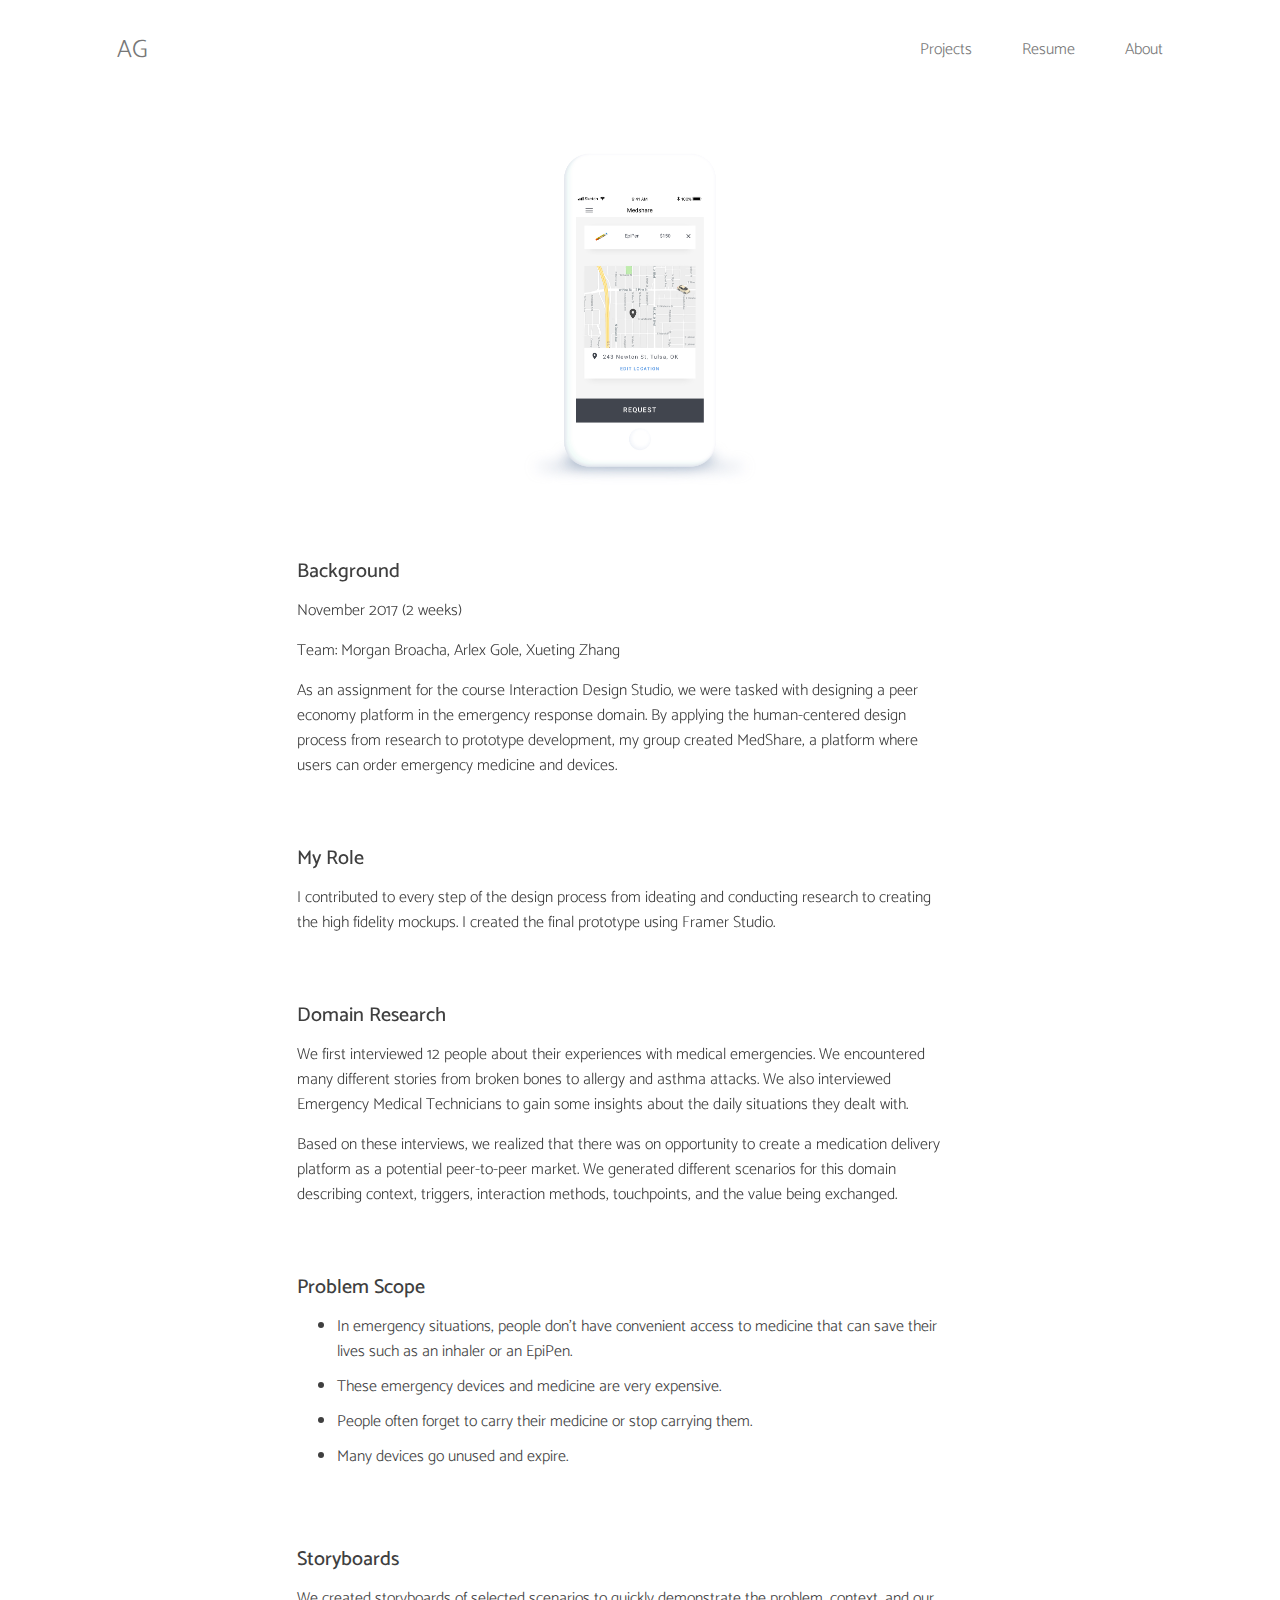
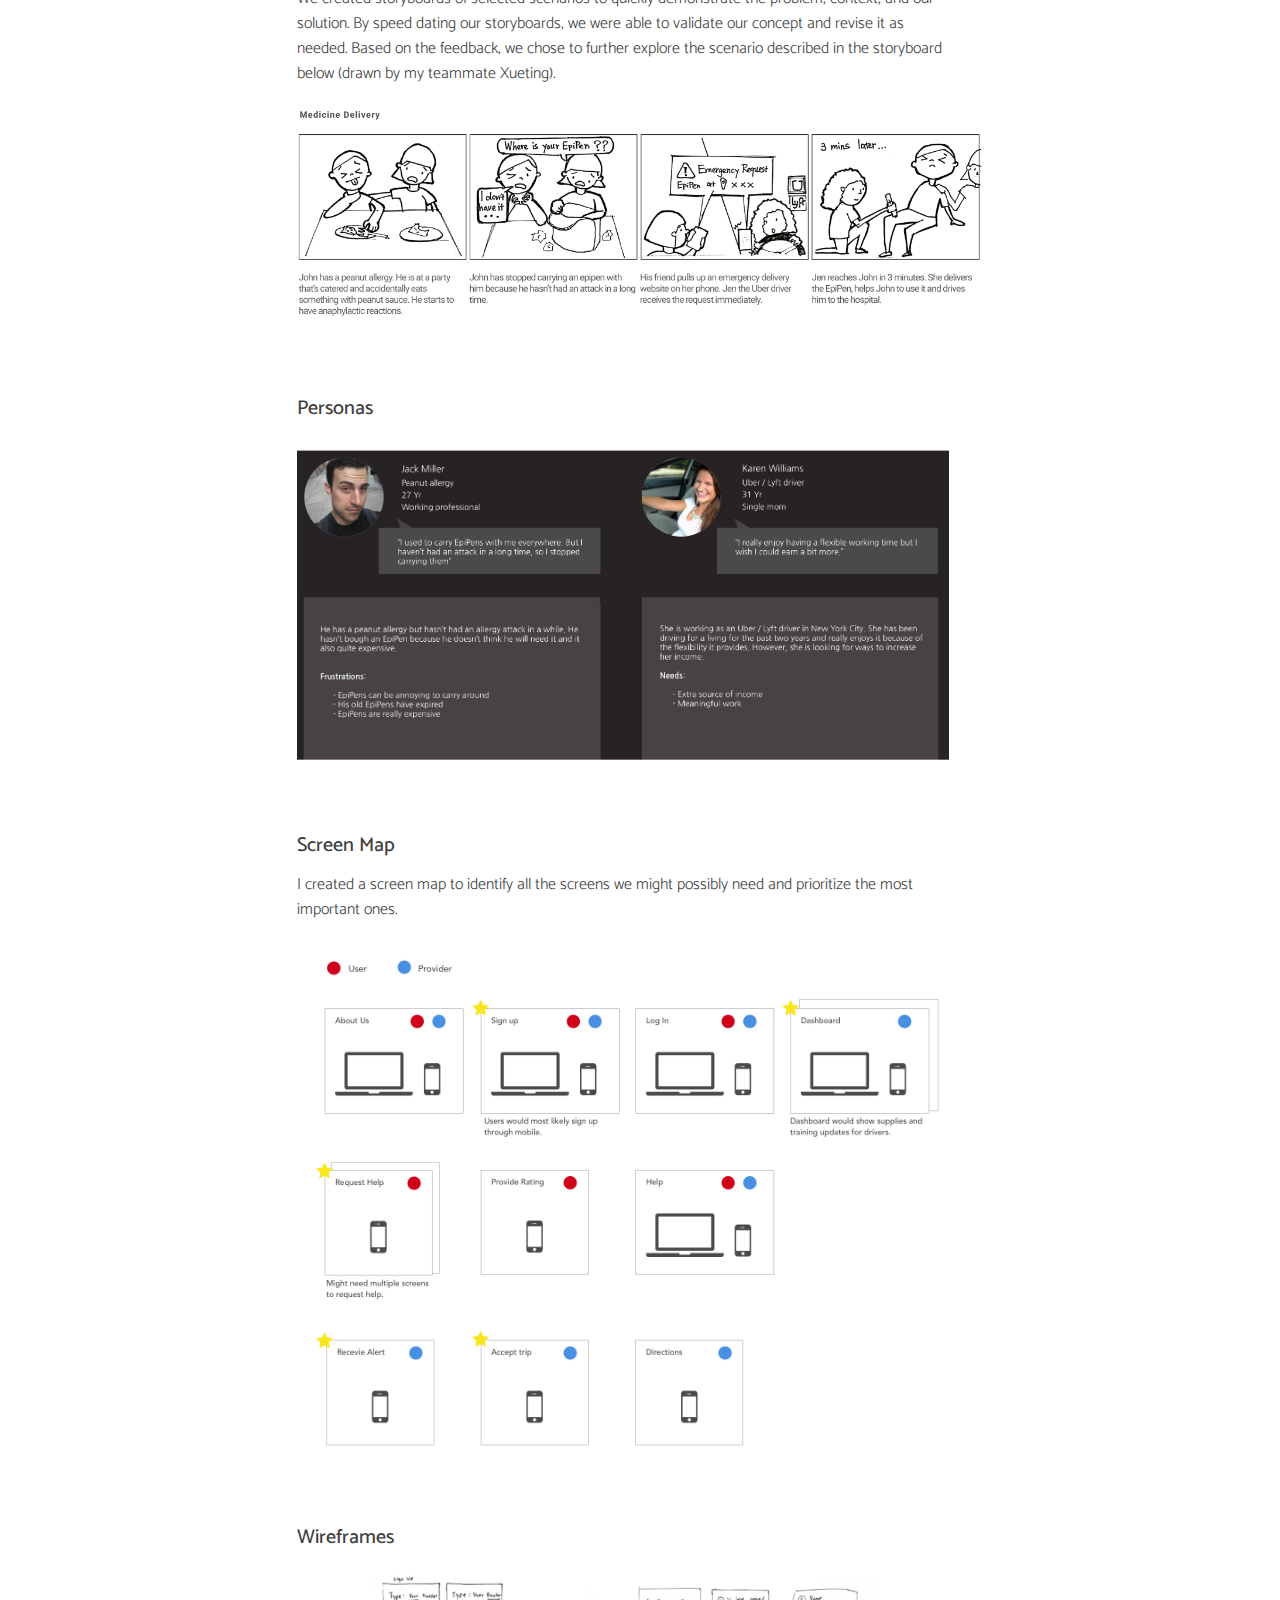
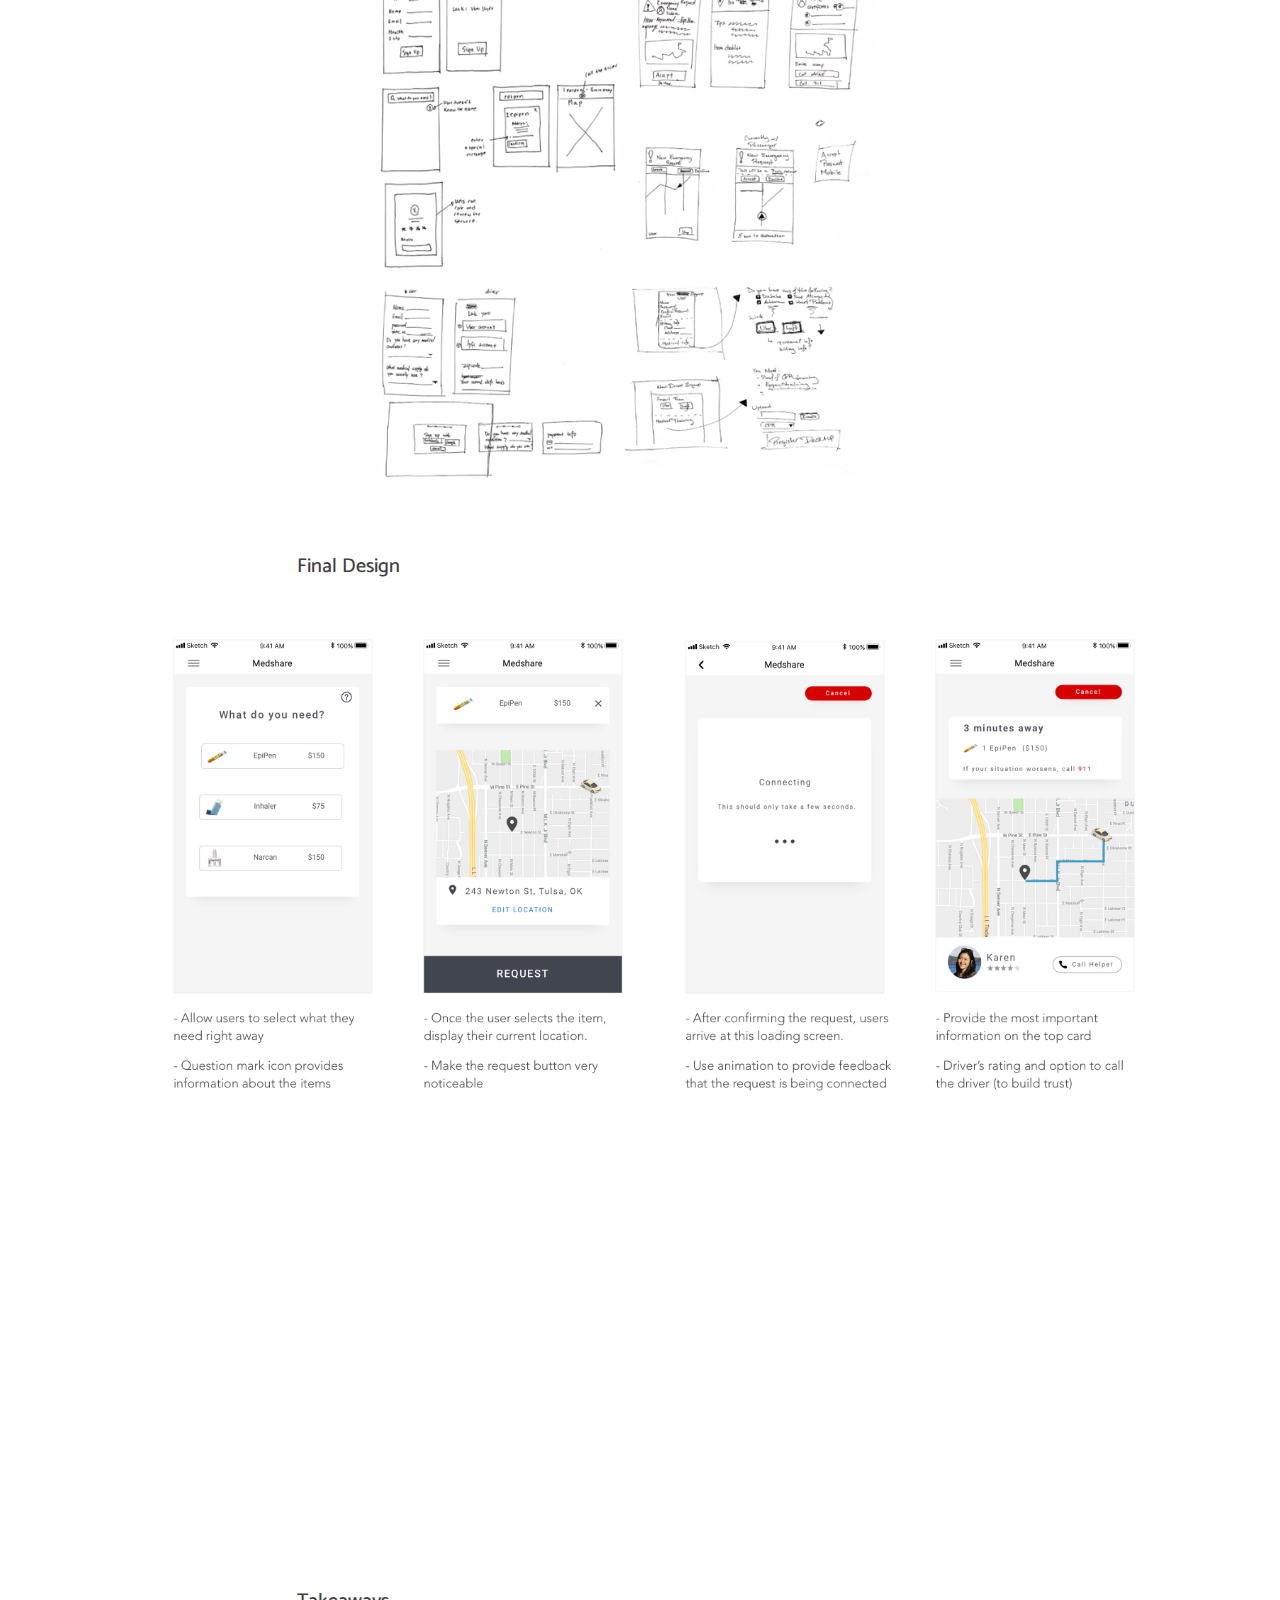
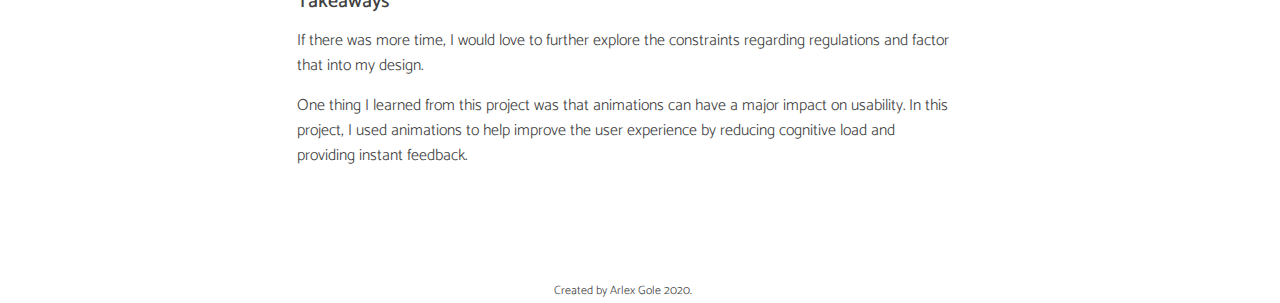
<file: medshare.html>
<!DOCTYPE html>
<html>
  <head>
      
      <title> MedShare </title>
      
      <!-- required tags  -->
      <meta charset="utf-8">
      <meta name="viewport" content="width=device-width, initial-scale=1, shrink-to-fit=no">
      
      <!-- bootstrap -->
      <link rel="stylesheet" href="https://maxcdn.bootstrapcdn.com/bootstrap/3.3.7/css/bootstrap.min.css" integrity="sha384-BVYiiSIFeK1dGmJRAkycuHAHRg32OmUcww7on3RYdg4Va+PmSTsz/K68vbdEjh4u" crossorigin="anonymous">
      <script src="https://code.jquery.com/jquery-3.1.1.min.js" integrity="sha256-hVVnYaiADRTO2PzUGmuLJr8BLUSjGIZsDYGmIJLv2b8="  crossorigin="anonymous"> </script>
      <script src="https://maxcdn.bootstrapcdn.com/bootstrap/3.3.7/js/bootstrap.min.js" integrity="sha384-Tc5IQib027qvyjSMfHjOMaLkfuWVxZxUPnCJA7l2mCWNIpG9mGCD8wGNIcPD7Txa" crossorigin="anonymous"> </script>
      
      <!-- fonts -->
      <link href="https://fonts.googleapis.com/css?family=Catamaran:300,500" rel="stylesheet">
      
      <!-- style -->
      <link rel="stylesheet" href="main.css">

      <!-- css animations -->
      <link href="https://unpkg.com/aos@2.3.1/dist/aos.css" rel="stylesheet">
      <script src="https://unpkg.com/aos@2.3.1/dist/aos.js"></script>
      
      <!-- favicon -->
      <link rel="icon" href="images/favicon.png">
      
  </head>
  <body> 
    <nav class="navbar navbar-default">
      <div class="container-fluid">
        <!-- Brand and toggle get grouped for better mobile display -->
        <div class="navbar-header">
          <button type="button" class="navbar-toggle collapsed" data-toggle="collapse" data-target="#bs-example-navbar-collapse-1" aria-expanded="false">
            <span class="sr-only">Toggle navigation</span>
            <span class="icon-bar"></span>
            <span class="icon-bar"></span>
            <span class="icon-bar"></span>
          </button>
          <a class="navbar-brand" href="index.html"> AG </a>
        </div>

        <!-- Collect the nav links, forms, and other content for toggling -->
        <div class="collapse navbar-collapse" id="bs-example-navbar-collapse-1">
          <ul class="nav navbar-nav navbar-right">
            <li><a href="index.html"> Projects </a></li>
            <li><a href="resume.pdf" target="_blank"> Resume </a></li>
            <li><a href="about.html"> About </a></li>
         </ul>
        </div><!-- /.navbar-collapse -->
        </div>
    </nav>

    <!--------------- animation container --------------->
    <div data-aos="fade-up" data-aos-duration="1000">

    <!--------------- banner --------------->
    <div class="row">
      <div class="col-md-12 col-sm-12 col-xs-12">
        <div id="banner">
          <img src="images/medshare_banner.jpg" class="img-responsive" alt="Responsive image"> 
        </div>
      </div>
    </div>

    <!--------------- background --------------->
    <div class="row">
      <div class="col-md-12 col-sm-12 col-xs-12">
        <h1> Background </h1>
        <p> November 2017 (2 weeks) </p>
        <p> Team: Morgan Broacha, Arlex Gole, Xueting Zhang</p>
        <p> As an assignment for the course Interaction Design Studio, we were tasked with designing a peer economy platform in the emergency response domain. By applying the human-centered design process from research to prototype development, my group created MedShare, a platform where users can order emergency medicine and devices. </p>
      </div>
    </div>

    <!--------------- my role --------------->
    <div class="row">
      <div class="col-md-12 col-sm-12 col-xs-12">
        <h2> My Role </h2>
        <p> I contributed to every step of the design process from ideating and conducting research to creating the high fidelity mockups. I created the final prototype using Framer Studio. </p>
      </div>
    </div>

    <!--------------- domain research --------------->
    <div class="row">
      <div class="col-md-12 col-sm-12 col-xs-12">
          <h3> Domain Research </h3>
          <p> We first interviewed 12 people about their experiences with medical emergencies. We encountered many different stories from broken bones to allergy and asthma attacks. We also interviewed Emergency Medical Technicians to gain some insights about the daily situations they dealt with. </p>
          <p> Based on these interviews, we realized that there was on opportunity to create a medication delivery platform as a potential peer-to-peer market. We generated different scenarios for this domain describing context, triggers, interaction methods, touchpoints, and the value being exchanged.</p>
      </div>  
    </div>

  </div> <!--------------- animation container closed --------------->

  <!--------------- problem scope --------------->
    <div class="row">
      <div class="col-md-12 col-sm-12 col-xs-12">
          <h3> Problem Scope </h3>
          <ul>
            <li class="lists"> In emergency situations, people don't have convenient access to medicine that can save their lives such as an inhaler or an EpiPen. </li>
            <li class="lists"> These emergency devices and medicine are very expensive. </li>
            <li class="lists"> People often forget to carry their medicine or stop carrying them. </li>
            <li class="lists"> Many devices go unused and expire. </li>
          </ul>
      </div>  
    </div>

    <!--------------- storyboards --------------->
    <div class="row">
      <div class="col-md-12 col-sm-12 col-xs-12">
        <h3> Storyboards </h3>
        <p> We created storyboards of selected scenarios to quickly demonstrate the problem, context, and our solution. By speed dating our storyboards, we were able to validate our concept and revise it as needed. Based on the feedback, we chose to further explore the scenario described in the storyboard below (drawn by my teammate Xueting). </p>
      </div>
      <div class="col-md-12 col-sm-12 col-xs-12">
        <img src="images/storyboard.jpg" class="img-responsive" alt="Responsive image"> 
      </div>
    </div>

    <!--------------- personas --------------->
    <div class="row">
      <div class="col-md-12 col-sm-12 col-xs-12">
          <h3> Personas </h3>
          <p> <img src="images/personas.jpg" class="img-responsive" alt="Competitive Analysis"> </p>
      </div>
    </div>
    
    <!--------------- screen map --------------->
    <div class="row">          
        <div class="col-md-12 col-sm-12 col-xs-12">
          <h3> Screen Map </h3>
          <p> I created a screen map to identify all the screens we might possibly need and prioritize the most important ones. </p>
          <p> <img src="images/screen_map.jpg" class="img-responsive" alt="Competitive Analysis"> </p>
        </div>
    </div>

    <!--------------- wireframes --------------->
    <div class="row">   
        <div class="col-md-12 col-sm-12 col-xs-12">
          <h3> Wireframes </h3>
          <p> <img src="images/wireframes.jpg" class="img-responsive" alt="Competitive Analysis"> </p>
        </div>
    </div>

    <!--------------- final design --------------->
    <div class="row">
      <div class="col-md-12 col-sm-12 col-xs-12">
        <h3> Final Design </h3>
      </div>
    </div>

    <div class="large_images">
      <div class="col-md-6 col-sm-6 col-xs-12">
          <img src="images/medshare_screens2.jpg" class="img-responsive" alt="Example Screens"> 
      </div>
      <div class="col-md-6 col-sm-6 col-xs-12">
          <img src="images/medshare_screens4.jpg" class="img-responsive" alt="Example Screens"> 
      </div>
    </div>

    <div class="row">
      <div class="col-md-12 col-sm-12 col-xs-12">
        <div class="embed-responsive embed-responsive-16by9">
          <iframe class="embed-responsive-item" src="https://www.youtube.com/embed/Sy4K9TTc-3g?rel=0&amp;showinfo=0" frameborder="0" allow="autoplay; encrypted-media" allowfullscreen></iframe>
        </div>
      </div>
    </div>
    
    <!--------------- takeaways --------------->
    <div class="row">
      <div class="col-md-12 col-sm-12 col-xs-12">
        <h3> Takeaways </h3>
        <p> If there was more time, I would love to further explore the constraints regarding regulations and factor that into my design. </p>
        <p> One thing I learned from this project was that animations can have a major impact on usability. In this project, I used animations to help improve the user experience by reducing cognitive load and providing instant feedback. </p>

      </div>
    </div> 

    <div class="row">
      <div class="col-md-12 col-sm-12 col-xs-12 nopadding">
          <p id="footer"> Created by Arlex Gole 2020. </p>
      </div>
    </div>

  </body>

  <script>
    AOS.init();
  </script>
  
</html>
</file>
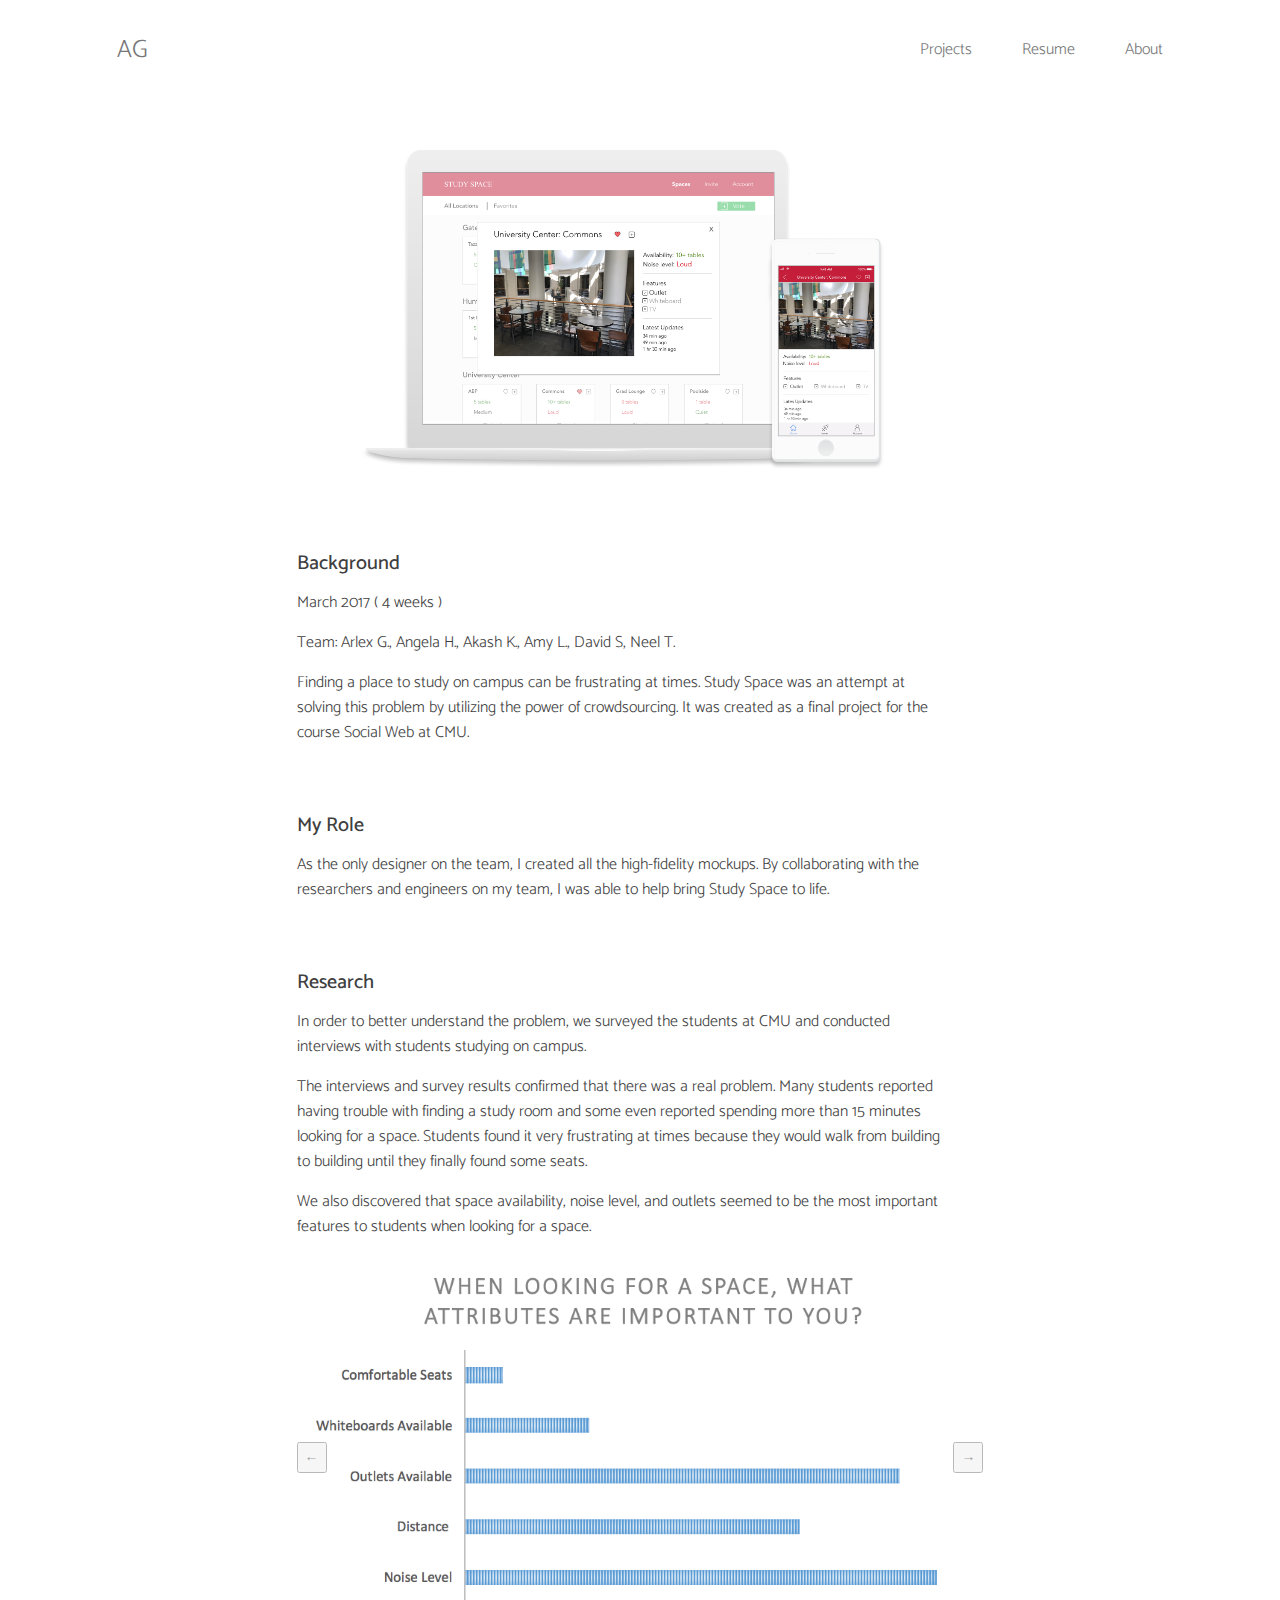
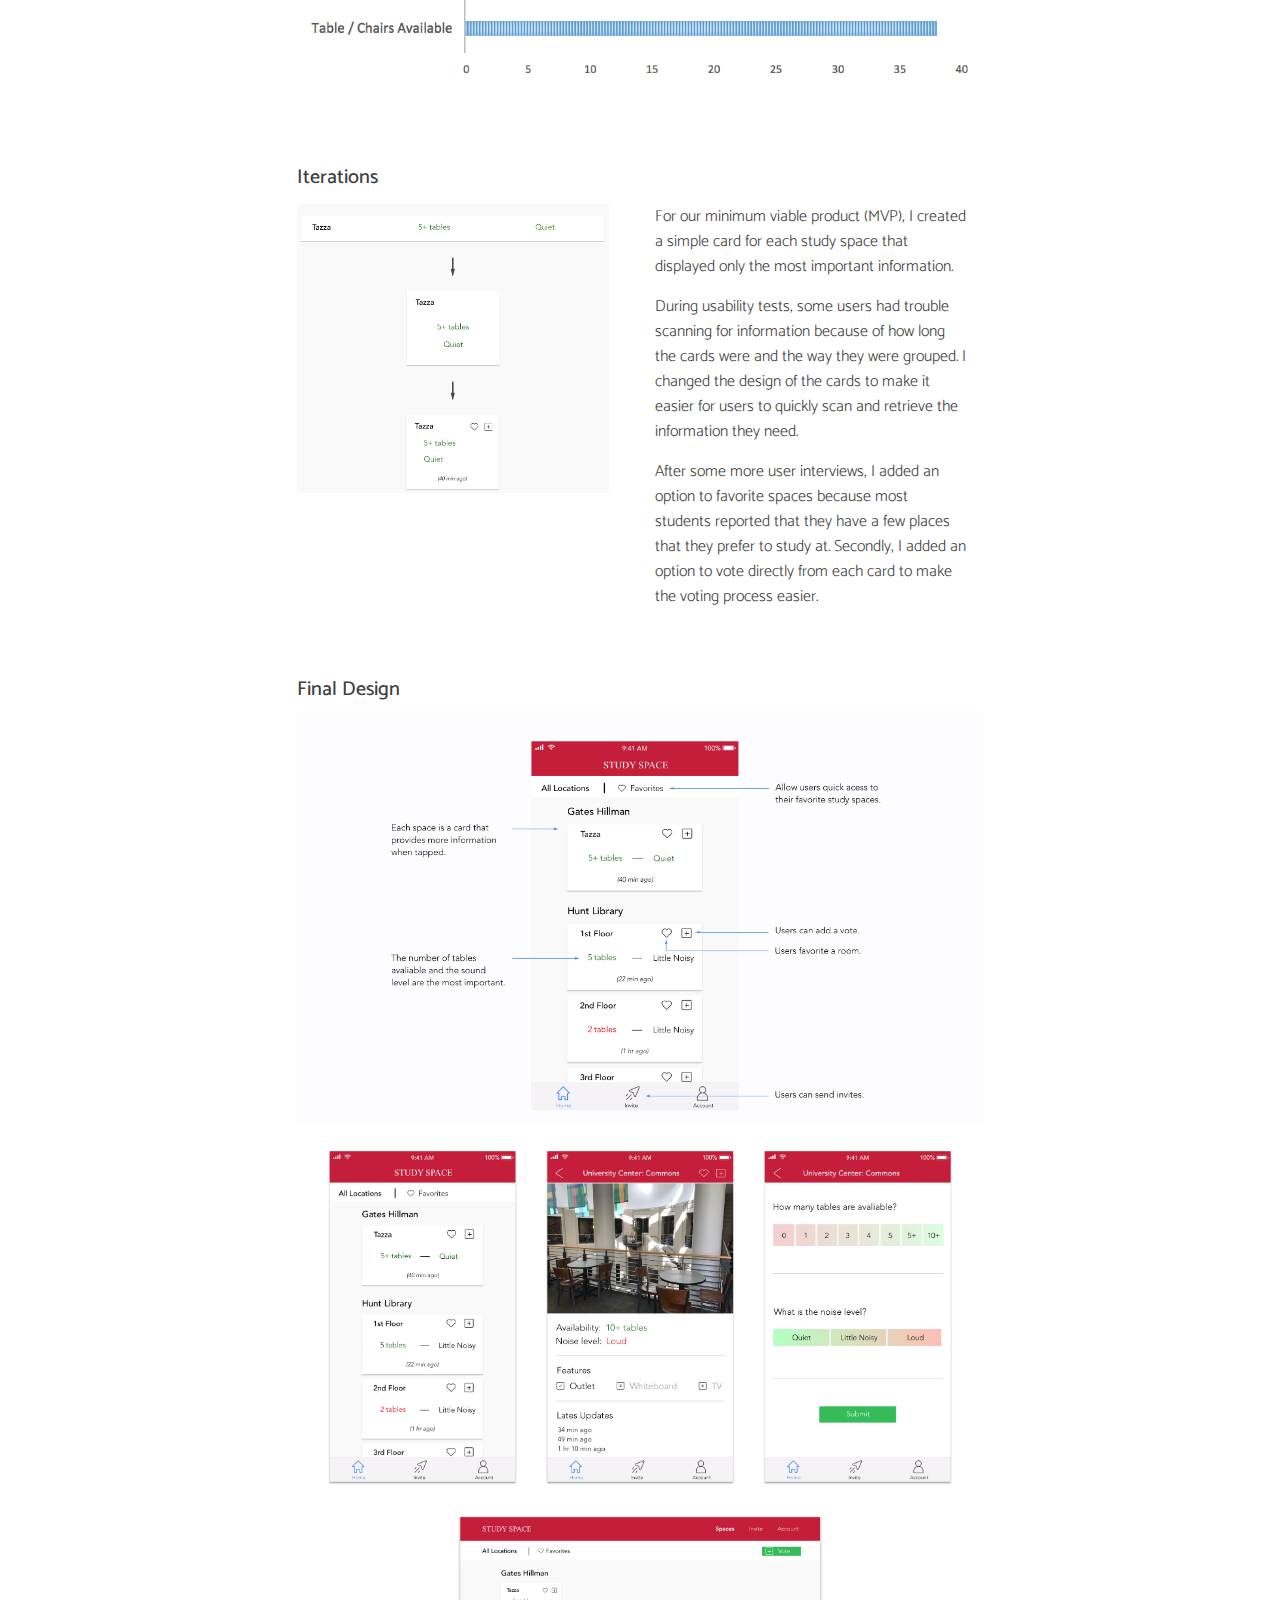
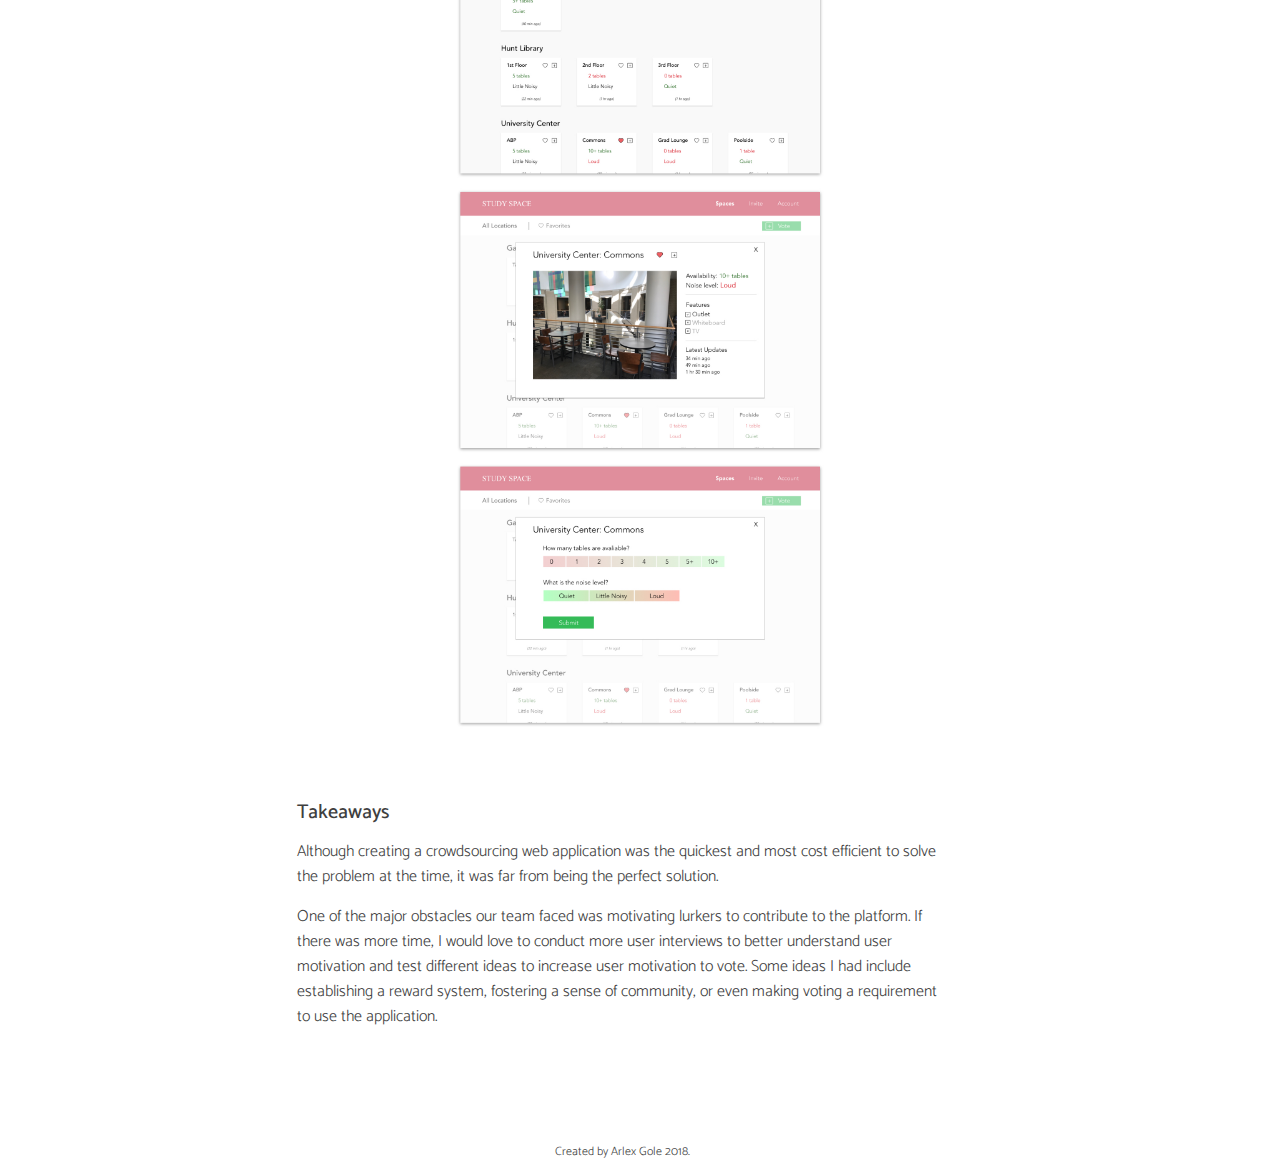
<file: study_space.html>
<!DOCTYPE html>
<html>
	<head>
		  
      <title> Study Space </title>
      
      <!-- required tags  -->
      <meta charset="utf-8">
      <meta name="viewport" content="width=device-width, initial-scale=1, shrink-to-fit=no">
      
      <!-- bootstrap -->
      <link rel="stylesheet" href="https://maxcdn.bootstrapcdn.com/bootstrap/3.3.7/css/bootstrap.min.css" integrity="sha384-BVYiiSIFeK1dGmJRAkycuHAHRg32OmUcww7on3RYdg4Va+PmSTsz/K68vbdEjh4u" crossorigin="anonymous">
      <script src="https://code.jquery.com/jquery-3.1.1.min.js" integrity="sha256-hVVnYaiADRTO2PzUGmuLJr8BLUSjGIZsDYGmIJLv2b8="  crossorigin="anonymous"> </script>
      <script src="https://maxcdn.bootstrapcdn.com/bootstrap/3.3.7/js/bootstrap.min.js" integrity="sha384-Tc5IQib027qvyjSMfHjOMaLkfuWVxZxUPnCJA7l2mCWNIpG9mGCD8wGNIcPD7Txa" crossorigin="anonymous"> </script>
      
      <!-- fonts -->
      <link href="https://fonts.googleapis.com/css?family=Catamaran:300,500" rel="stylesheet">
      
      <!-- style -->
      <link rel="stylesheet" href="main.css">
      
      <!-- favicon -->
      <link rel="icon" href="images/favicon.png">

      <script type="text/javascript">
            var slideIndex = 1;
            function slide(n) {
                slideIndex = slideIndex + n;
                console.log(slideIndex)
                if (slideIndex == 5 || slideIndex == 0) {slideIndex = 1; console.log(slideIndex);
                }
                for (i = 1; i < 5; i++) {
                    id = "chart" + i.toString();
                    document.getElementById(id).style.display = "none";
                    }
                var slide = "chart" + slideIndex.toString()
                document.getElementById(slide).style.display = "block"; 
            }
       </script>

       
	</head>
  <body> 
        <nav class="navbar navbar-default">
          <div class="container-fluid">
            <!-- Brand and toggle get grouped for better mobile display -->
            <div class="navbar-header">
              <button type="button" class="navbar-toggle collapsed" data-toggle="collapse" data-target="#bs-example-navbar-collapse-1" aria-expanded="false">
                <span class="sr-only">Toggle navigation</span>
                <span class="icon-bar"></span>
                <span class="icon-bar"></span>
                <span class="icon-bar"></span>
              </button>
              <a class="navbar-brand" href="index.html"> AG </a>
            </div>

            <!-- Collect the nav links, forms, and other content for toggling -->
            <div class="collapse navbar-collapse" id="bs-example-navbar-collapse-1">
                <!-- <li class="active"><a href="#">Link <span class="sr-only">(current)</span></a></li> -->
              <ul class="nav navbar-nav navbar-right">
                <li><a href="index.html"> Projects </a></li>
                <li><a href="resume.pdf" target="_blank"> Resume </a></li>
                <li><a href="about.html"> About </a></li>
             </ul>
            </div><!-- /.navbar-collapse -->
            </div>
        </nav>
        <div class="row">
          <div class="col-md-12 col-sm-12 col-xs-12">
            <div id="banner">
              <img src="images/studyspace_banner.png" class="img-responsive" alt="Responsive image"> 
            </div>
          </div>
        </div>

        <div class="row">
          <div class="col-md-12 col-sm-12 col-xs-12">
            <h1> Background </h1>
            <p> March 2017 ( 4 weeks ) </p>
            <p> Team: Arlex G., <a href="https://www.linkedin.com/in/angelahuang12/" target="_blank">Angela H.</a>, <a href="https://www.linkedin.com/in/akashkejriwal/" target="_blank">Akash K.</a>, <a href="https://www.linkedin.com/in/amydlin/" target="_blank">Amy L.</a>, David S, <a href="https://www.linkedin.com/in/neeltiwary/" target="_blank">Neel T.</a></p>
            <p> Finding a place to study on campus can be frustrating at times. Study Space was an attempt at solving this problem by utilizing the power of crowdsourcing. It was created as a final project for the course Social Web at CMU. </p>
          </div>
        </div>

        <div class="row">
          <div class="col-md-12 col-sm-12 col-xs-12">
            <h2> My Role </h2>
            <p> As the only designer on the team, I created all the high-fidelity mockups. By collaborating with the researchers and engineers on my team, I was able to help bring Study Space to life. </p>
          </div>
        </div>


        <div class="row">
          <div class="col-md-12 col-sm-12 col-xs-12">
            <h3> Research </h3>
            <p> In order to better understand the problem, we surveyed the students at CMU and conducted interviews with students studying on campus. </p>
            <p> The interviews and survey results confirmed that there was a real problem. Many students reported having trouble with finding a study room and some even reported spending more than 15 minutes looking for a space. Students found it very frustrating at times because they would walk from building to building until they finally found some seats.</p>
            <p> We also discovered that space availability, noise level, and outlets seemed to be the most important features to students when looking for a space. </p>
          </div>
        </div>

        <div class="row">
          <div class="col-md-12 col-sm-12 col-xs-12">
            <div class="graph">
              <button onclick="slide(-1)" class="button-nav"> &larr; </button>
              <img src="images/chart1.png" class="img-responsive" alt="Responsive image" id="chart1"> 
              <img src="images/chart2.png" class="img-responsive" alt="Responsive image" id="chart2"> 
              <img src="images/chart3.png" class="img-responsive" alt="Responsive image" id="chart3"> 
              <img src="images/chart4.png" class="img-responsive" alt="Responsive image" id="chart4">
              <button onclick="slide(1)" class="button-nav-r"> &rarr; </button>
            </div>
          </div>
        </div> 

        <div class="row">
          <div class="col-md-12 col-sm-12 col-xs-12">
            <h3> Iterations </h3>
          </div>
          <div class="col-md-6 col-sm-12 col-xs-12">
            <div class="leftcol">
              <p> <img src="images/iterations.jpg" class="img-responsive" alt="Responsive image"> </p>
            </div>
          </div>
          <div class="col-md-6 col-sm-12 col-xs-12">
            <div class="rightcol">
            <p> For our minimum viable product (MVP), I created a simple card for each study space that displayed only the most important information. </p>
            <p> During usability tests, some users had trouble scanning for information because of how long the cards were and the way they were grouped. I changed the design of the cards to make it easier for users to quickly scan and retrieve the information they need.</p>
            <p> After some more user interviews, I added an option to favorite spaces because most students reported that they have a few places that they prefer to study at. Secondly, I added an option to vote directly from each card to make the voting process easier. </p>
            </div>
          </div>
        </div>

        <div class="row">
          <div class="col-md-6 col-sm-6 col-xs-12">
            <h3> Final Design </h3>
          </div>
        </div>

        <div class="row">
          <div class="col-md-12 col-sm-12 col-xs-12">
          <img src="images/annotate.jpg" class="img-responsive" alt="Responsive image"> 
          </div>
        </div>

        <div class="row">
          <div class="col-md-12 col-sm-12 col-xs-12">
          <img src="images/screens.jpg" class="img-responsive" alt="Responsive image"> 
          </div>
        </div>

        <div class="row">
          <div class="col-md-12 col-sm-12 col-xs-12">
          <img src="images/screens_desk.jpg" class="img-responsive" alt="Responsive image"> 
          </div>
        </div>

        <div class="row">
          <div class="col-md-12 col-sm-12 col-xs-12">
            <h3> Takeaways </h3>
            <p> Although creating a crowdsourcing web application was the quickest and most cost efficient to solve the problem at the time, it was far from being the perfect solution. </p>
            <p> One of the major obstacles our team faced was motivating lurkers to contribute to the platform. If there was more time, I would love to conduct more user interviews to better understand user motivation and test different ideas to increase user motivation to vote. Some ideas I had include establishing a reward system, fostering a sense of community, or even making voting a requirement to use the application. </p>
          </div>
        </div> 

        <div class="row">
          <div class="col-md-12 col-sm-12 col-xs-12 nopadding">
              <p id="footer"> Created by Arlex Gole 2018. </p>
          </div>
        </div>

  </body>
</html>
</file>
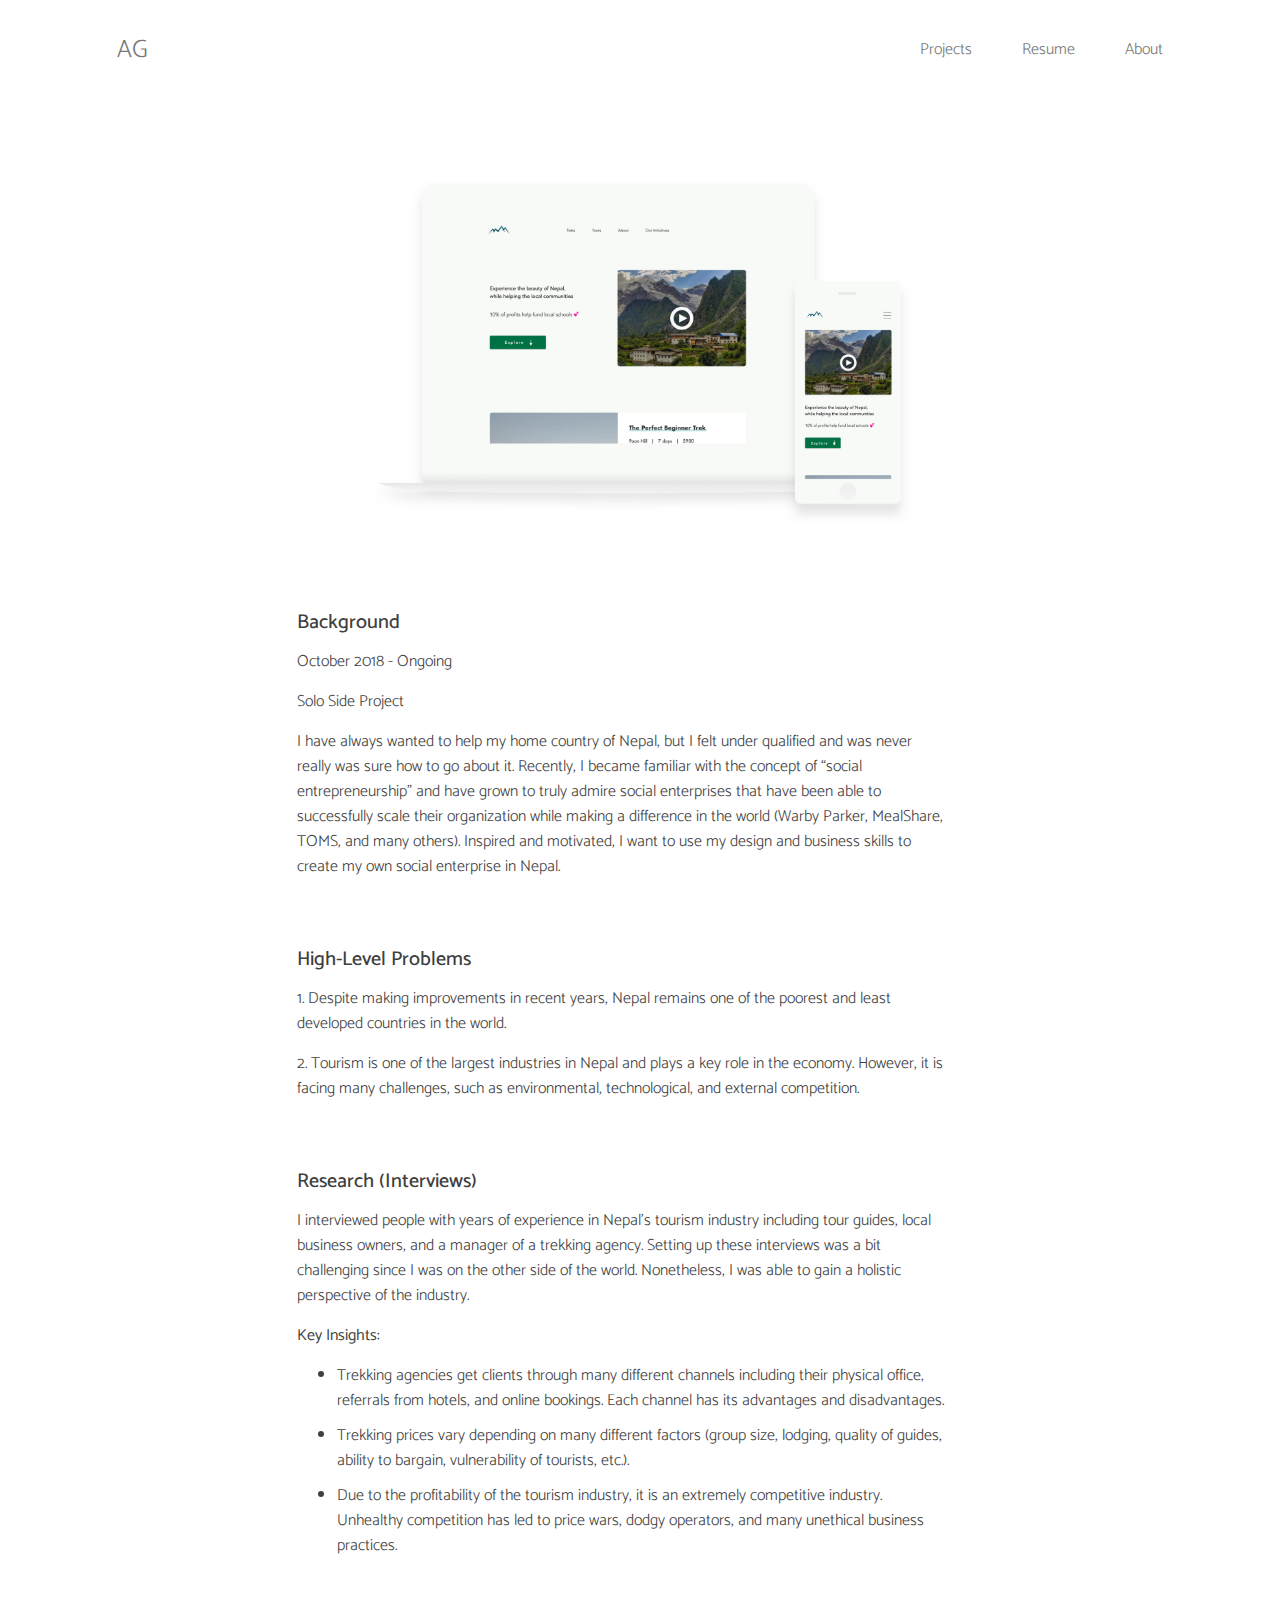
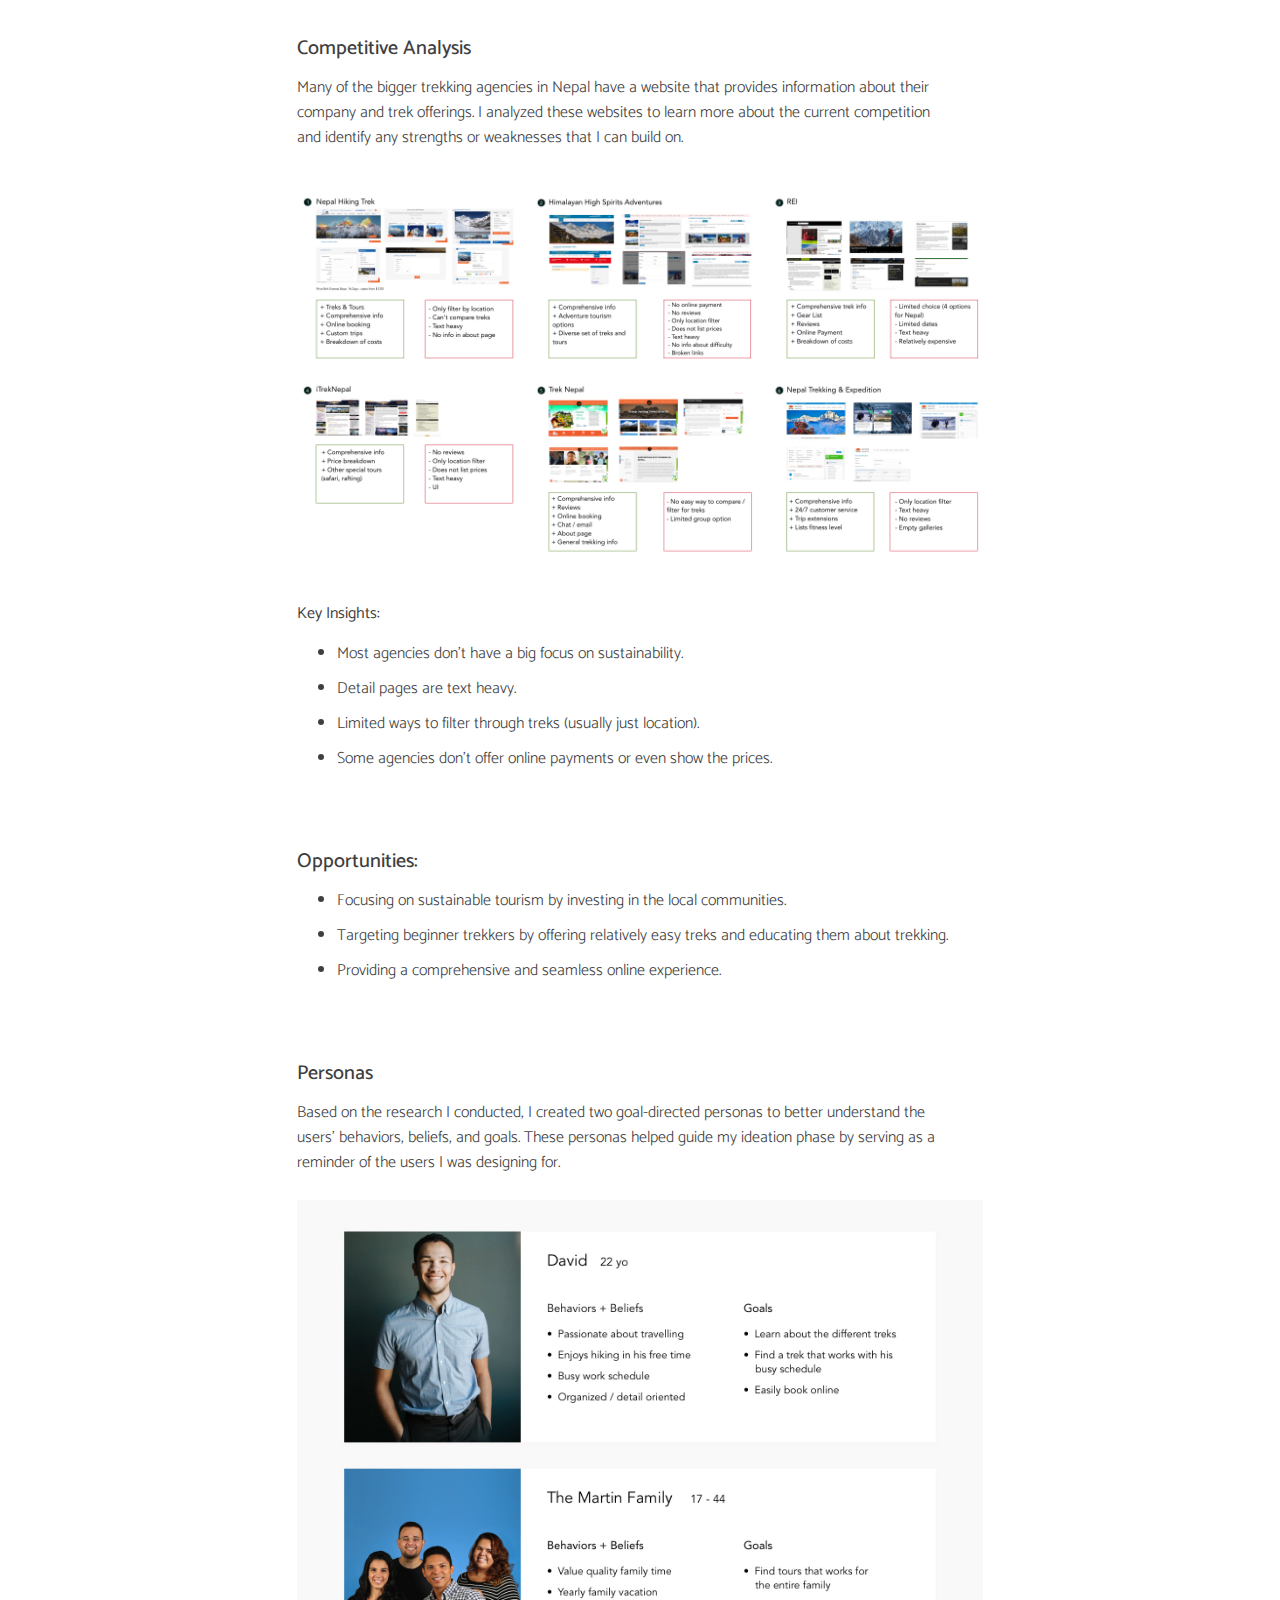
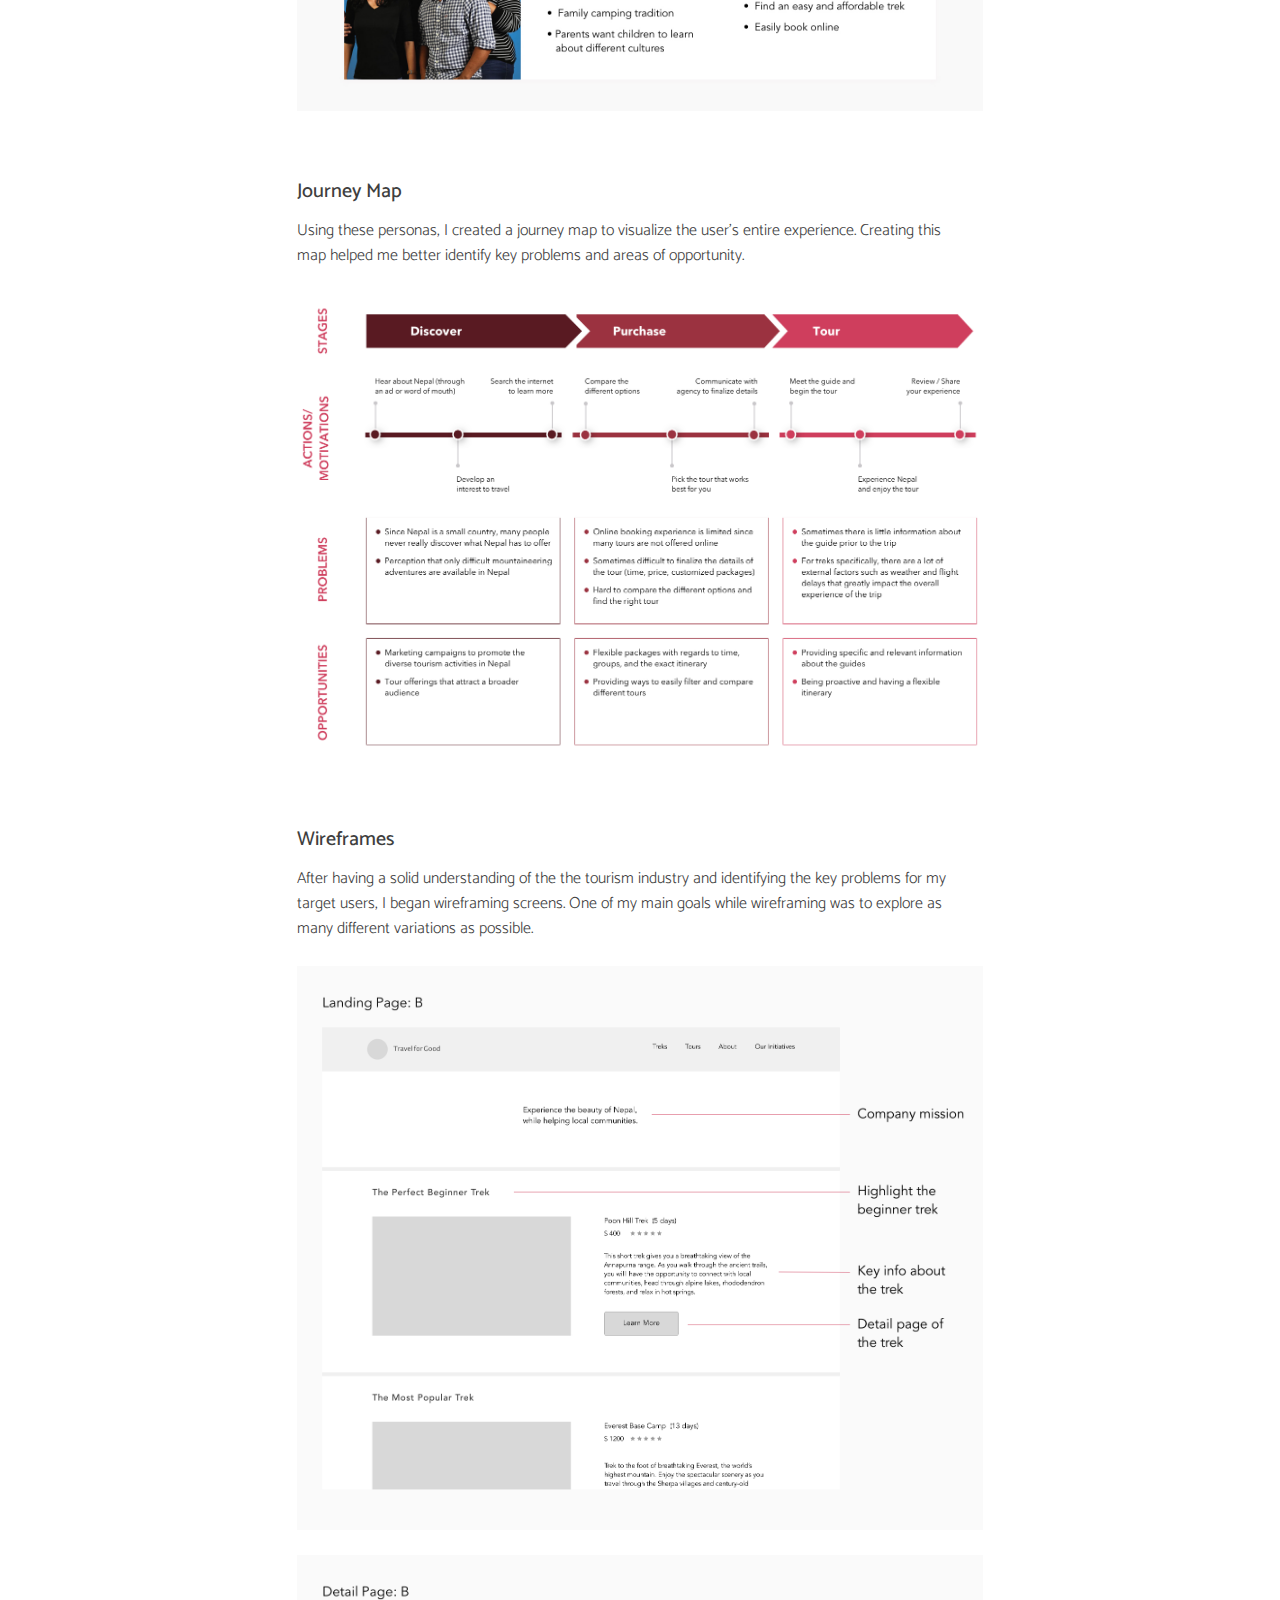
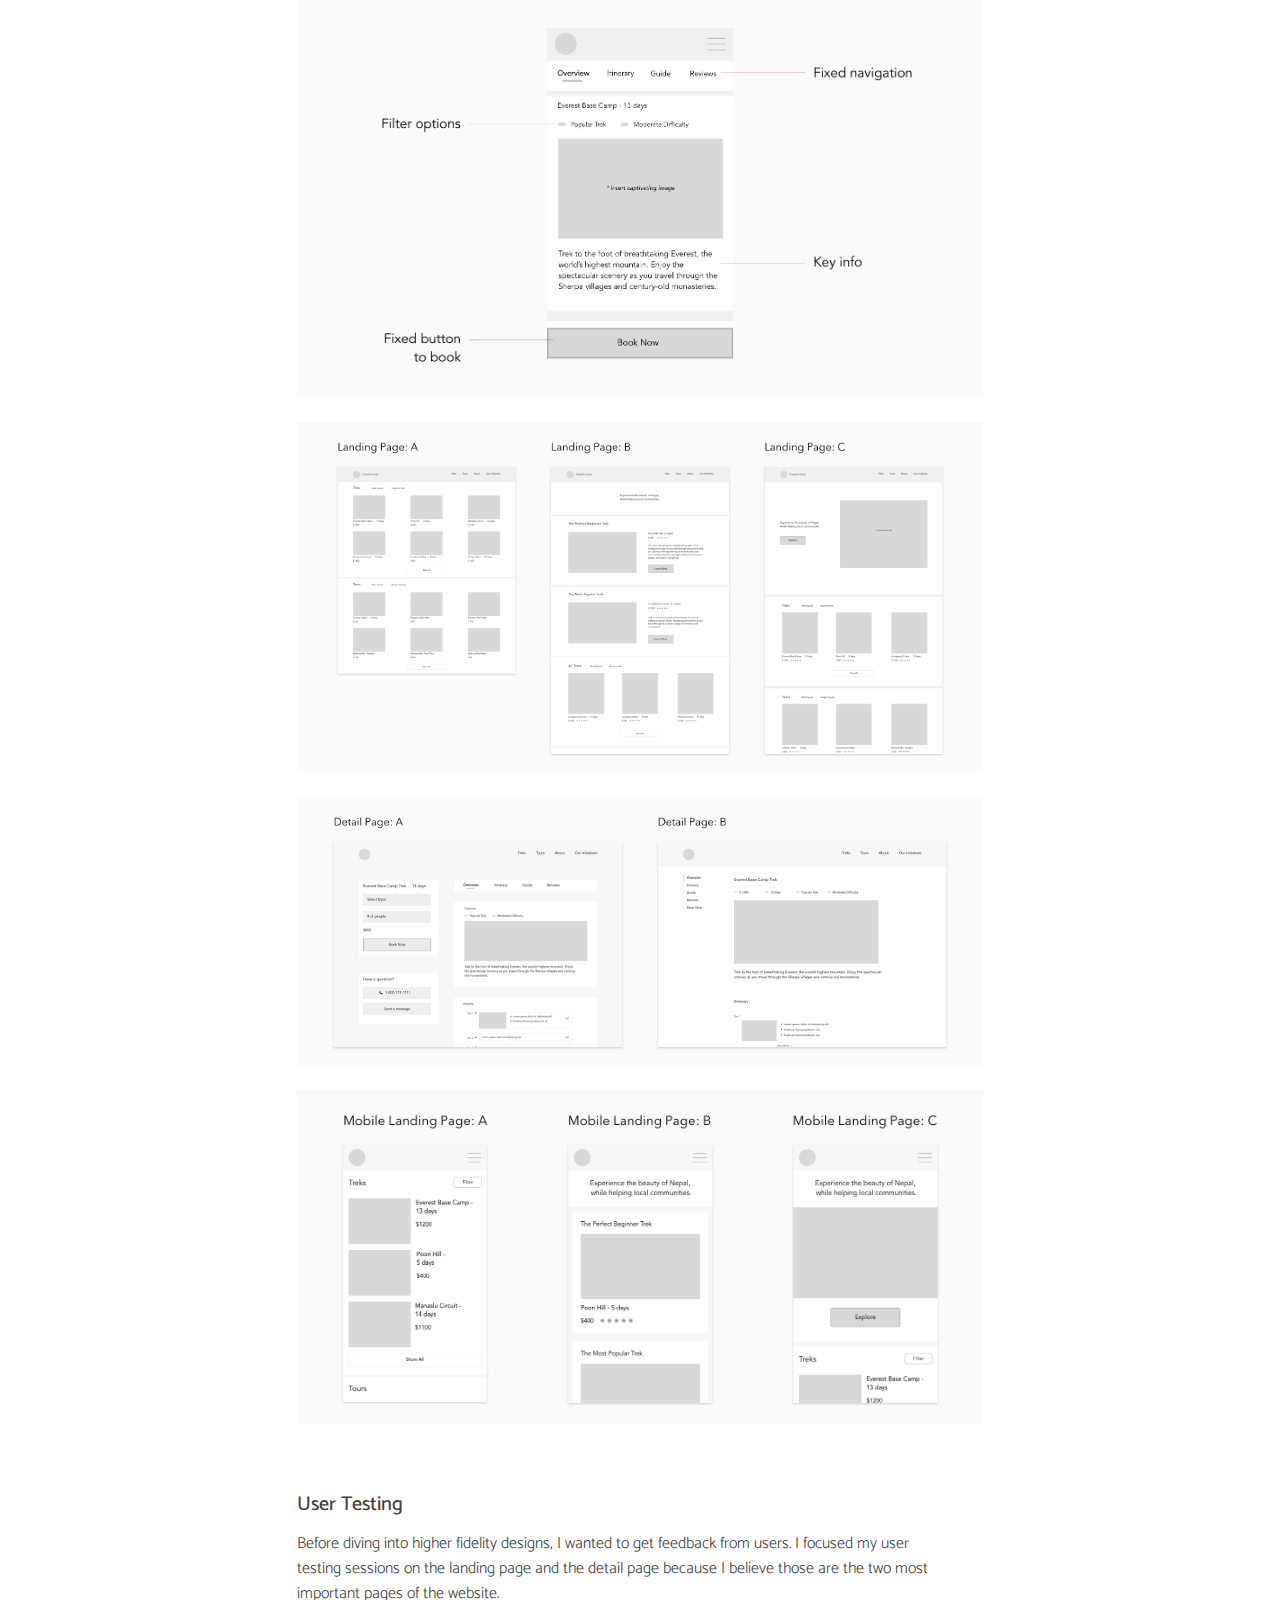
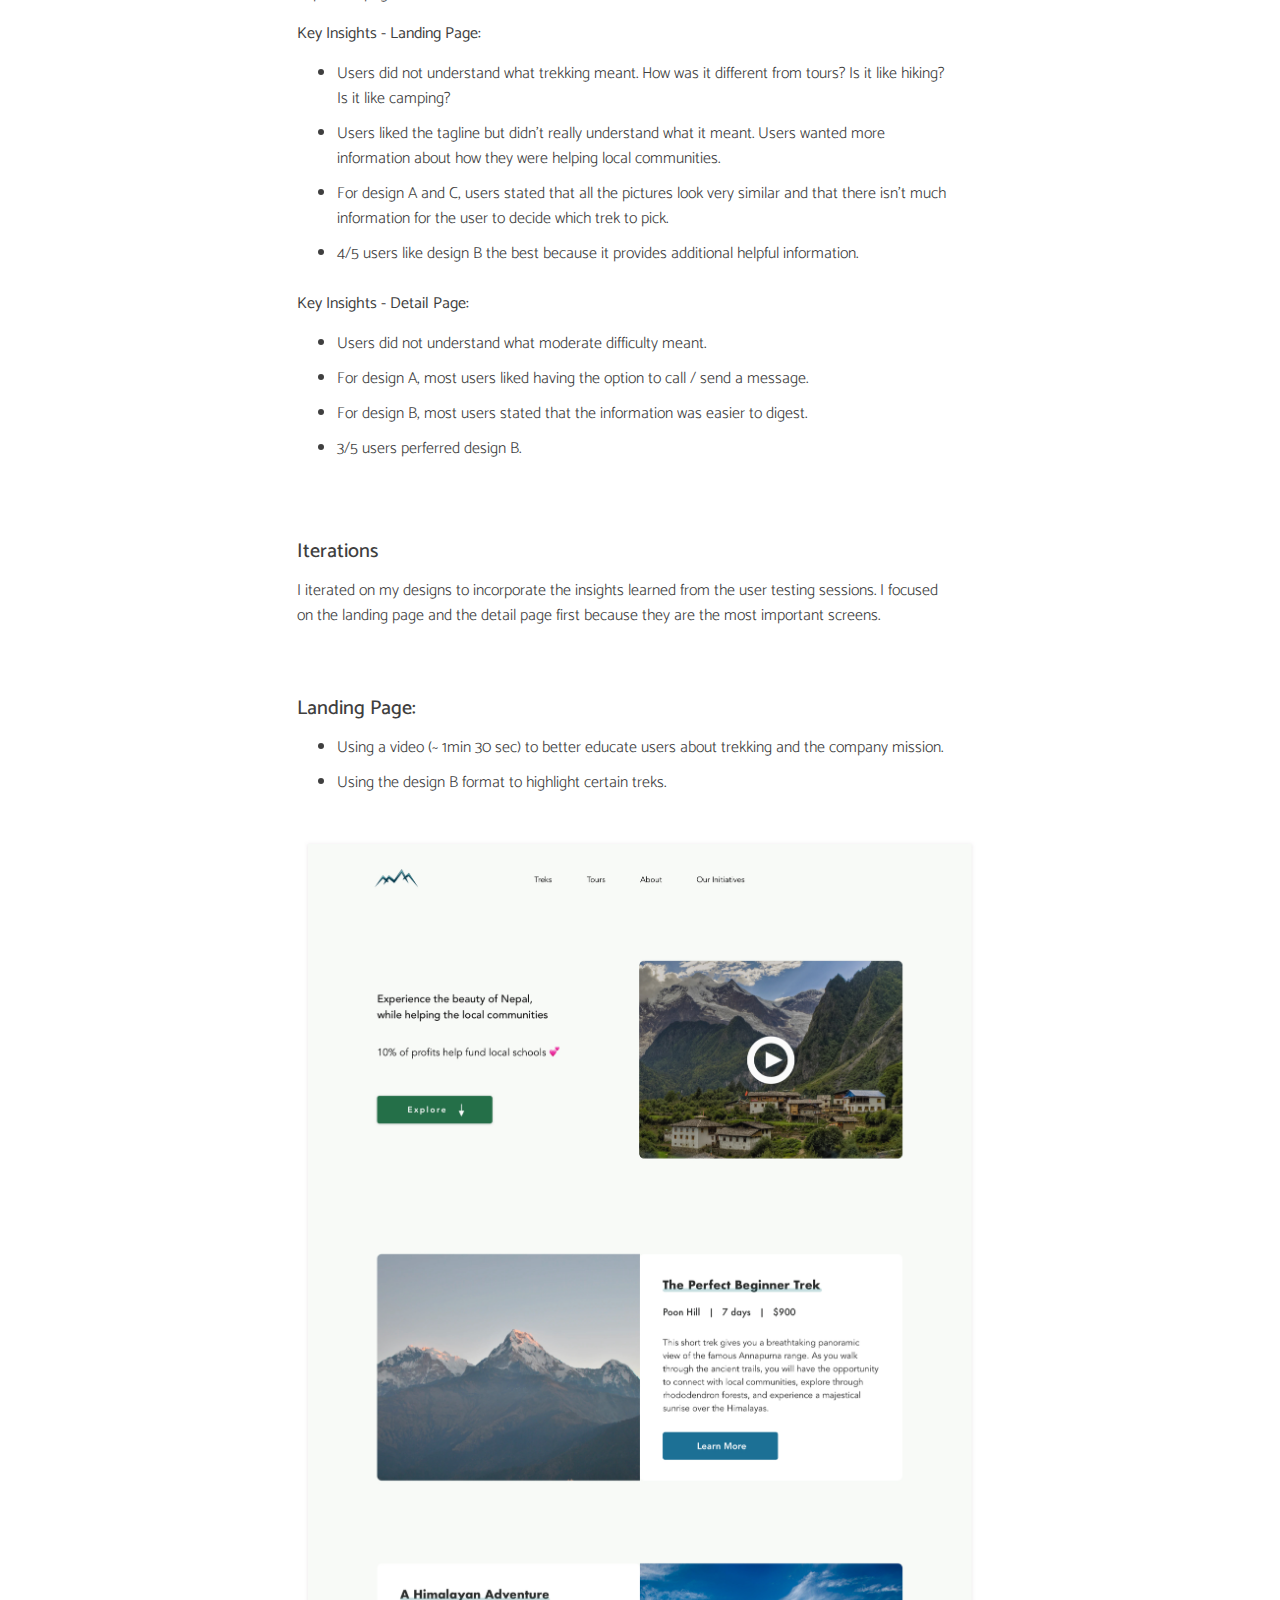
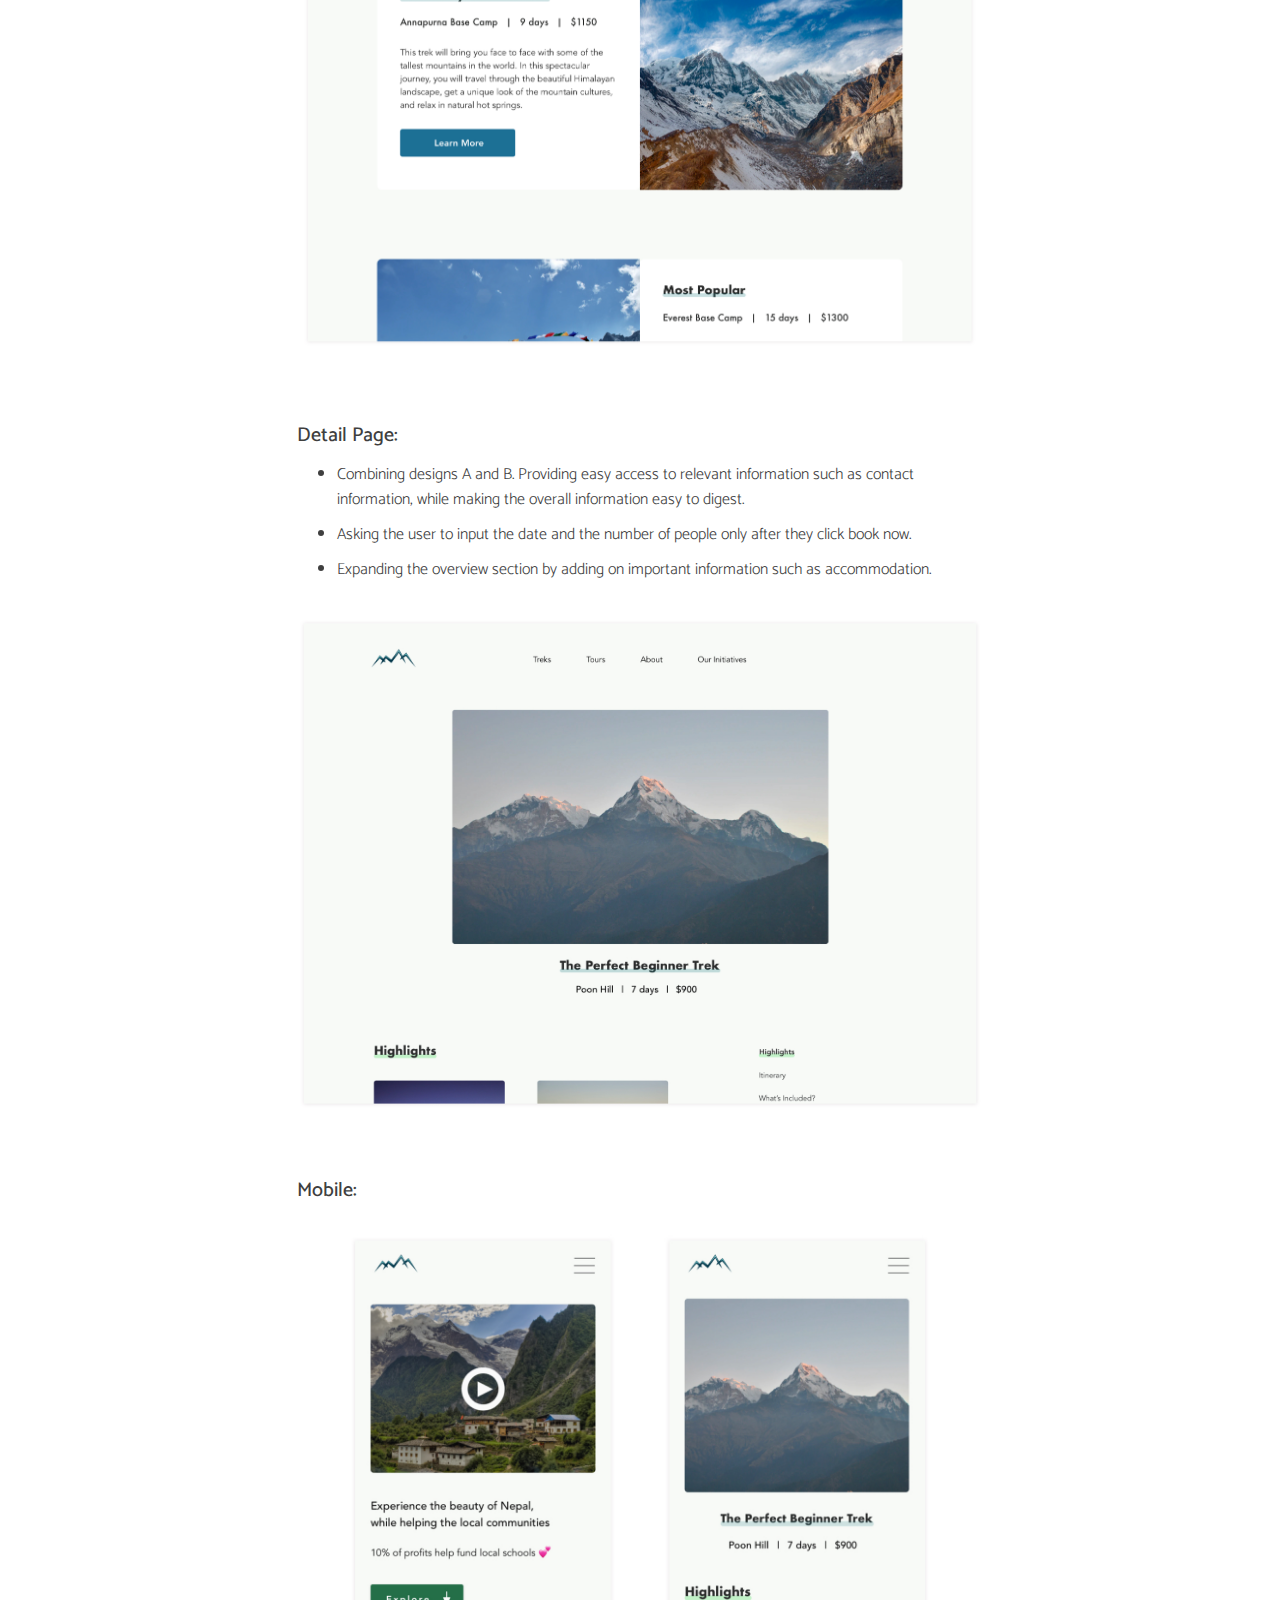
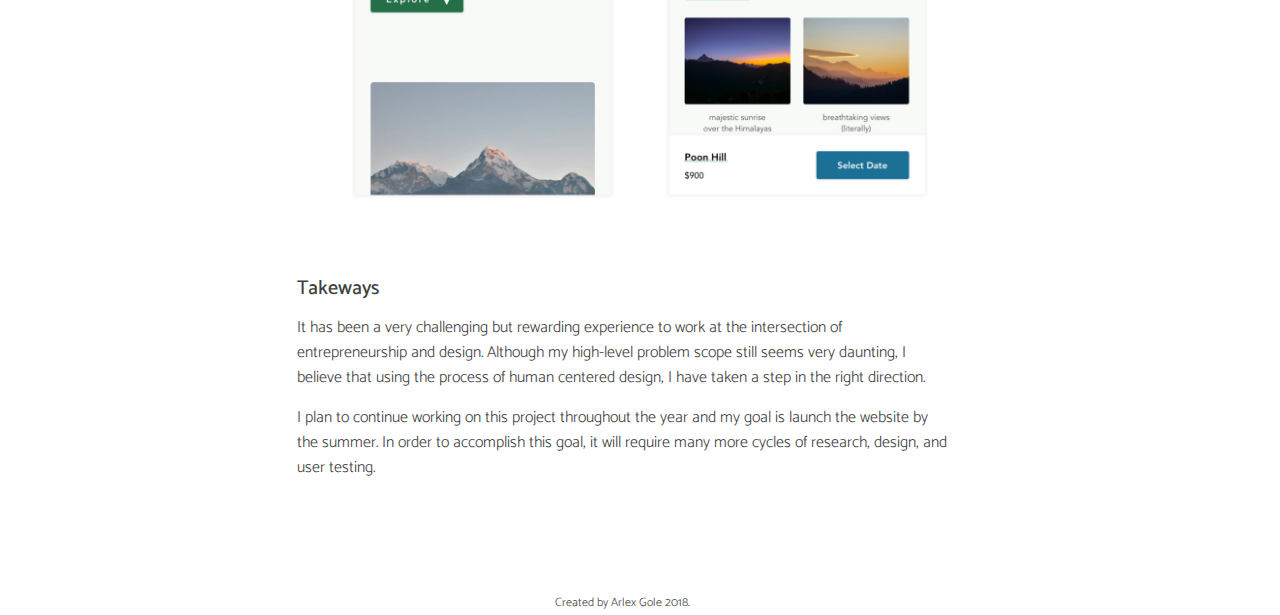
<file: travel4good.html>
<!DOCTYPE html>
<html>
	<head>
		  
      <title> Travel for Good </title>
      
      <!-- required tags  -->
      <meta charset="utf-8">
      <meta name="viewport" content="width=device-width, initial-scale=1, shrink-to-fit=no">
      
      <!-- bootstrap -->
      <link rel="stylesheet" href="https://maxcdn.bootstrapcdn.com/bootstrap/3.3.7/css/bootstrap.min.css" integrity="sha384-BVYiiSIFeK1dGmJRAkycuHAHRg32OmUcww7on3RYdg4Va+PmSTsz/K68vbdEjh4u" crossorigin="anonymous">
      <script src="https://code.jquery.com/jquery-3.1.1.min.js" integrity="sha256-hVVnYaiADRTO2PzUGmuLJr8BLUSjGIZsDYGmIJLv2b8="  crossorigin="anonymous"> </script>
      <script src="https://maxcdn.bootstrapcdn.com/bootstrap/3.3.7/js/bootstrap.min.js" integrity="sha384-Tc5IQib027qvyjSMfHjOMaLkfuWVxZxUPnCJA7l2mCWNIpG9mGCD8wGNIcPD7Txa" crossorigin="anonymous"> </script>
      
      <!-- fonts -->
      <link href="https://fonts.googleapis.com/css?family=Catamaran:300,500" rel="stylesheet">
      
      <!-- style -->
      <link rel="stylesheet" href="main.css">
      
      <!-- favicon -->
      <link rel="icon" href="images/favicon.png">
      
	</head>

      <body> 
        <nav class="navbar navbar-default">
          <div class="container-fluid">
            <!-- Brand and toggle get grouped for better mobile display -->
            <div class="navbar-header">
              <button type="button" class="navbar-toggle collapsed" data-toggle="collapse" data-target="#bs-example-navbar-collapse-1" aria-expanded="false">
                <span class="sr-only">Toggle navigation</span>
                <span class="icon-bar"></span>
                <span class="icon-bar"></span>
                <span class="icon-bar"></span>
              </button>
              <a class="navbar-brand" href="index.html"> AG </a>
            </div>

            <!-- Collect the nav links, forms, and other content for toggling -->
            <div class="collapse navbar-collapse" id="bs-example-navbar-collapse-1">
                <!-- <li class="active"><a href="#">Link <span class="sr-only">(current)</span></a></li> -->
              <ul class="nav navbar-nav navbar-right">
                <li><a href="index.html"> Projects </a></li>
                <li><a href="resume.pdf" target="_blank"> Resume </a></li>
                <li><a href="about.html"> About </a></li>
             </ul>
            </div><!-- /.navbar-collapse -->
            </div>
        </nav>
        <div class="row">
          <div class="col-md-12 col-sm-12 col-xs-12">
            <div id="banner">
              <img src="images/travel_banner.jpg" class="img-responsive" alt="Responsive image"> 
            </div>
          </div>
        </div>




        <div class="row">
          <div class="col-md-12 col-sm-12 col-xs-12">
            <h1> Background </h1>
            <p> October 2018 - Ongoing </p>
            <p> Solo Side Project </p>
            <p> I have always wanted to help my home country of Nepal, but I felt under qualified and was never really was sure how to go about it. Recently, I became familiar with the concept of “social entrepreneurship” and have grown to truly admire social enterprises that have been able to successfully scale their organization while making a difference in the world (Warby Parker, MealShare, TOMS, and many others). Inspired and motivated, I want to use my design and business skills to create my own social enterprise in Nepal. </p>
          </div>
        </div>


        <div class="row">
          <div class="col-md-12 col-sm-12 col-xs-12">
            <h3> High-Level Problems </h3>
              <p> 1. Despite making improvements in recent years, Nepal remains one of the poorest and least developed countries in the world. </p>
              <p> 2. Tourism is one of the largest industries in Nepal and plays a key role in the economy. However, it is facing many challenges, such as environmental, technological, and external competition. </p>
          </div>  
        </div>

        <div class="row">
          <div class="col-md-12 col-sm-12 col-xs-12">
            <h3> Research (Interviews) </h3>
            <p> I interviewed people with years of experience in Nepal’s tourism industry including tour guides, local business owners, and a manager of a trekking agency. Setting up these interviews was a bit challenging since I was on the other side of the world. Nonetheless, I was able to gain a holistic perspective of the industry. </p>
          </div>
          <div class="col-md-12 col-sm-12 col-xs-12">
            <p> <b> Key Insights: </b> </p>
            <ul>
              <li class="lists"> Trekking agencies get clients through many different channels including their physical office, referrals from hotels, and online bookings. Each channel has its advantages and disadvantages. </li>
              <li class="lists"> Trekking prices vary depending on many different factors (group size, lodging, quality of guides, ability to bargain, vulnerability of tourists, etc.). </li>
              <li class="lists"> Due to the profitability of the tourism industry, it is an extremely competitive industry. Unhealthy competition has led to price wars, dodgy operators, and many unethical business practices. </li>
            </ul>
          </div>  
        </div>

        <div class="row">
          <div class="col-md-12 col-sm-12 col-xs-12">
            <h3> Competitive Analysis </h3>
              <p> Many of the bigger trekking agencies in Nepal have a website that provides information about their company and trek offerings. I analyzed these websites to learn more about the current competition and identify any strengths or weaknesses that I can build on.</p>
          <div class="under_images">
              <img src="images/travel_comp.jpg" class="img-responsive" alt="Responsive image"> 
          </div>
        </div>
      </div>

        <div class="row">
          <div class="col-md-12 col-sm-12 col-xs-12">
              <p> <b> Key Insights: </b> </p>
              <ul> 
                <li class="lists"> Most agencies don’t have a big focus on sustainability. </li>
                <li class="lists"> Detail pages are text heavy. </li>
                <li class="lists"> Limited ways to filter through treks (usually just location). </li>
                <li class="lists"> Some agencies don’t offer online payments or even show the prices. </li> 
              </ul>
          </div>
        </div>

         <div class="row">
          <div class="col-md-12 col-sm-12 col-xs-12">
              <h3> Opportunities: </h3>
              <ul> 
                <li class="lists"> Focusing on sustainable tourism by investing in the local communities. </li>
                <li class="lists"> Targeting beginner trekkers by offering relatively easy treks and educating them about trekking. </li>
                <li class="lists"> Providing a comprehensive and seamless online experience. </li>
              </ul>
          </div>
        </div>

        <div class="row">
          <div class="col-md-12 col-sm-12 col-xs-12">
            <h3> Personas </h3>
            <p> Based on the research I conducted, I created two goal-directed personas to better understand the users' behaviors, beliefs, and goals. These personas helped guide my ideation phase by serving as a reminder of the users I was designing for. </p>
            <div class="under_images">
              <img src="images/persona_travel.jpg" class="img-responsive" alt="Persona"> 
            </div>
          </div>
        </div>
 

        <div class="row">
          <div class="col-md-12 col-sm-12 col-xs-12">
            <h3> Journey Map </h3>
              <p> Using these personas, I created a journey map to visualize the user's entire experience. Creating this map helped me better identify key problems and areas of opportunity. </p>
            <div class="under_images"> 
              <img src="images/journey_map.jpg" class="img-responsive" alt="Responsive image"> 
            </div>
          </div>
        </div>



        <div class="row">
          <div class="col-md-12 col-sm-12 col-xs-12">
            <h3> Wireframes </h3>
              <p> After having a solid understanding of the the tourism industry and identifying the key problems for my target users, I began wireframing screens. One of my main goals while wireframing was to explore as many different variations as possible. </p>
          </div>
          <div class="col-md-12 col-sm-12 col-xs-12">
              <div class="under_images">
                <img src="images/wire_b.jpg" class="img-responsive" alt="Responsive image"> 
              </div>
          </div>
          <div class="col-md-12 col-sm-12 col-xs-12">
              <div class="under_images">
                <img src="images/wire_mobileB.jpg" class="img-responsive" alt="Responsive image"> 
              </div>
          </div>
          <div class="col-md-12 col-sm-12 col-xs-12">
              <div class="under_images">
                <img src="images/wire_landing.jpg" class="img-responsive" alt="Responsive image"> 
              </div>
          </div>
          <div class="col-md-12 col-sm-12 col-xs-12">
              <div class="under_images">
                <img src="images/wire_detail.jpg" class="img-responsive" alt="Responsive image"> 
              </div>
          </div>
          <div class="col-md-12 col-sm-12 col-xs-12">
              <div class="under_images">
                <img src="images/wire_mobile.jpg" class="img-responsive" alt="Responsive image"> 
              </div>
          </div>
        </div>

        <div class="row">
          <div class="col-md-12 col-sm-12 col-xs-12">
            <h3> User Testing  </h3>
              <p> Before diving into higher fidelity designs, I wanted to get feedback from users. I focused my user testing sessions on the landing page and the detail page because I believe those are the two most important pages of the website. </p>
          </div>
          <div class="col-md-12 col-sm-12 col-xs-12">
               <p> <b> Key Insights - Landing Page: </b> </p>
              <ul>
                <li class="lists"> Users did not understand what trekking meant. How was it different from tours? Is it like hiking? Is it like camping?  </li>
                <li class="lists"> Users liked the tagline but didn’t really understand what it meant. Users wanted more information about how they were helping local communities.</li>
                <li class="lists"> For design A and C, users stated that all the pictures look very similar and that there isn’t much information for the user to decide which trek to pick. </li>
                <li class="lists"> 4/5 users like design B the best because it provides additional helpful information. </li>
              </ul>
          </div>
          <div class="col-md-12 col-sm-12 col-xs-12">
               <p> <b> Key Insights - Detail Page: </b> </p>
               <ul>
                <li class="lists"> Users did not understand what moderate difficulty meant. </li>
                <li class="lists"> For design A, most users liked having the option to call / send a message. </li>
                <li class="lists"> For design B, most users stated that the information was easier to digest. </li>
                <li class="lists"> 3/5 users perferred design B. </li>
              </ul>
          </div>
        </div>

         <div class="row">
          <div class="col-md-12 col-sm-12 col-xs-12">
            <h3> Iterations </h3>
              <p> I iterated on my designs to incorporate the insights learned from the user testing sessions. I focused on the landing page 
              and the detail page first because they are the most important screens. </p>
          </div>
        </div>

         <div class="row">
           <div class="col-md-12 col-sm-12 col-xs-12">
            <h3>  Landing Page: </h3>
               <ul>
                <li class="lists"> Using a video (~ 1min 30 sec) to better educate users about trekking and the company mission. </li>
                <li class="lists"> Using the design B format to highlight certain treks. </li>
              </ul>
          </div>
          <div class="col-md-12 col-sm-12 col-xs-12">
            <div class="under_images">
              <img src="images/landing_current.jpg" class="img-responsive" alt="Responsive image"> 
            </div>
          </div>
        </div>

        <div class="row">
          <div class="col-md-12 col-sm-12 col-xs-12">
            <h3> Detail Page: </h3>
            <ul>
                <li class="lists"> Combining designs A and B. Providing easy access to relevant information such as contact information, while making the overall information easy to digest. </li>
                <li class="lists"> Asking the user to input the date and the number of people only after they click book now. </li>
                <li class="lists"> Expanding the overview section by adding on important information such as accommodation. </li>
              </ul>
          </div>
          <div class="col-md-12 col-sm-12 col-xs-12">
            <div class="under_images">
                <img src="images/detail_current.jpg" class="img-responsive" alt="Responsive image"> 
            </div>
          </div>
        </div>

        <div class="row">
          <div class="col-md-12 col-sm-12 col-xs-12">
            <h3> Mobile: </h3>
          </div>
          <div class="col-md-12 col-sm-12 col-xs-12">
            <div class="under_images">
                <img src="images/mobile_current.jpg" class="img-responsive" alt="Responsive image"> 
            </div>
          </div>
        </div>

         <div class="row">
          <div class="col-md-12 col-sm-12 col-xs-12">
            <h3> Takeways </h3>
              <p> It has been a very challenging but rewarding experience to work at the intersection of entrepreneurship and design. Although 
              my high-level problem scope still seems very daunting, I believe that using the process of human centered design, I have taken a step
              in the right direction. </p>
              <P> I plan to continue working on this project throughout the year and my goal is launch the website by the summer. In order to
              accomplish this goal, it will require many more cycles of research, design, and user testing. </p>
          </div>
        </div>




        <div class="row">
          <div class="col-md-12 col-sm-12 col-xs-12 nopadding">
              <p id="footer"> Created by Arlex Gole 2018. </p>
          </div>
        </div>
</file>
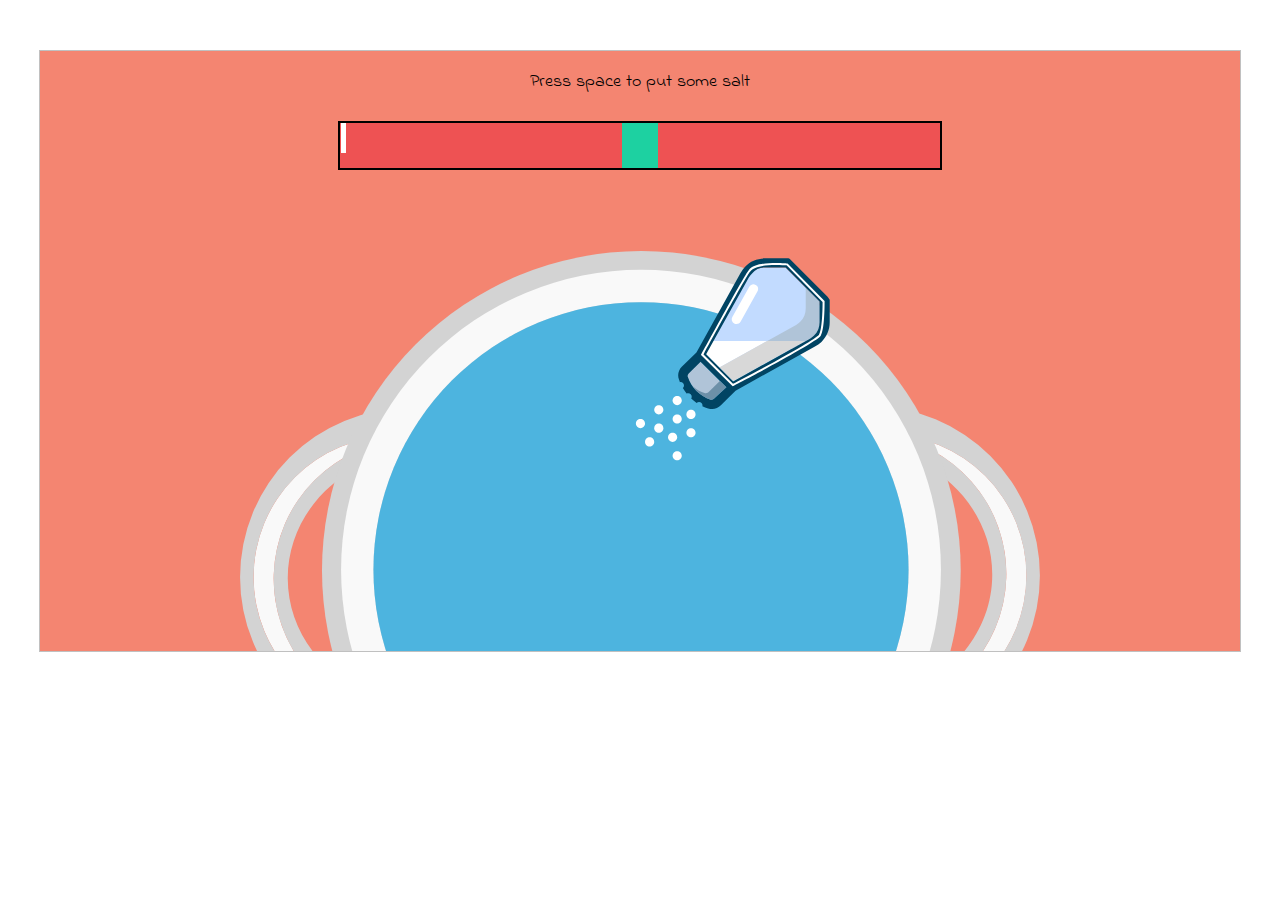
<file: ChefUp/finalGame.html>
<!DOCTYPE html>
<html>
    <head>
        <meta name="viewport" content="width=device-width, initial-scale=1.0"/>
        
        <script src="https://ajax.googleapis.com/ajax/libs/jquery/1.12.4/jquery.min.js"></script>
        <script type="text/javascript" src="finalGame.js"></script>

         <!-- fonts -->
        <link href="https://fonts.googleapis.com/css?family=Indie+Flower" rel="stylesheet">
        <link href="https://fonts.googleapis.com/css?family=Raleway" rel="stylesheet">

        <link rel="stylesheet" href="styles.css">

    </head>

    <body>
     <body>
        <div id="container" class="pink-bg">

            <!-- ######################## Seasoning Game ################################################################################### -->
        	<div id="firstGame">
                <p>Press space to put some salt</p>
                <div id="bar"> </div>
                <div id="green"> </div>
                <div id="line"> </div>

                <img id="pot" src="img/pot.svg">
                <img id="salt" src="img/salt.svg">
            </div>

            <div id="secondGame">
        		<p class="heading"> If salt and other spices are not enough to bring out the flavor of foods, what should to be added next? </p>
        		<br> <br>
        		<form>
	  				<input type="radio" name="knife" value="right" id="right2"> Something Acidic <br>
	  				<input type="radio" name="knife" value="wrong" id="wrong2"> MSG <br> 
				</form> 
				<div class="conButton" id="conSecondGame"> Continue </div>
            </div>

            <!-- ######################## Doneness Game ################################################################################### -->            
            
            <div id="thirdGame">
                <p> Click to test the doneness of the pasta! </p>
                <img src="img/potSpaghetti.svg" id="potSpaghetti">
            </div>

            <div id="fourthGame">
                <img src="img/fishQuestion.png" id="fishImg"> 
                <p class="heading"> True or False: A general rule to check if a fish is cooked is to check its texture. </p>
                <form>
                     <input type="radio" name="knife" value="right" id="right4"> True <br> 
                      <input type="radio" name="knife" value="wrong" id="wrong4"> False <br> 
                </form> 
				<div class="conButton" id="conFourthGame"> Continue </div>
            </div>




            <!-- ######################## Cutting Game ################################################################################### -->

            <div id="fifthGame">
                <p> Press space to cut. Don't cut your fingers!</p>
                <img id="meat" src="img/meat.svg">
                <img id="cuttingHand" src="img/handClosed.svg">
                <img id="handKnife" src="img/handKnife.svg">
            </div>

            <div id="sixthGame">
                <p class="heading"> Cutting: This position protects your fingertips by curling them inwards, using your knuckles to guide your knife. </p> <br>
                <img src="claw.png">
                <form>
                    <br>
                    <input type="radio" value="right" id="wrong6"> The Shield <br> <br>
                    <input type="radio" value="wrong" id="right6"> The Claw <br> 
                </form> 
                <div class="conButton" id="conSixthGame"> Continue </div>
            </div>

            <!-- ######################## Timing Game ################################################################################### -->

            <div id="seventhGame">
                <p> Click the meat when it is done </p>
                <img src ="chickenPan.png" id="chickenPan"> 
                <img src="1raw.png" id="meat1">
                <img src="2raw.png" id="meat2">
                <img src="3raw.png" id="meat3">
                <img src="4raw.png" id="meat4">
                <img src="5raw.png" id="meat5">
            </div>

            <div id="eighthGame">
                <p class="heading"> True or False: A good tip to save time is to clean at the end and focus on cooking. </p>
                <form>
                     <input type="radio" name="knife" value="wrong" id="wrong8"> True <br> 
                      <input type="radio" name="knife" value="right" id="right8"> False <br> 
                </form> 
                <div class="conButton" id="conEighthGame"> Continue </div>
            </div>

            <!-- ######################## Mixing Game ################################################################################### -->

            <div id="ninethGame">
                <p class="longText" id="mixText"> 1. First get the chicken! </p>
                <img src="img/potEmpty.svg" id="potEmpty">
                <img src="img/sauce.svg" id="sauce">
                <img src="chick.png" id="chick">
                <img src="img/spaghetti.svg" id="pastaSpaghetti">
            </div>

            <div id="tenthGame">
                <img src="img/mixingQuestion.png" id="mixImg"> 
                <p class="heading"> True or False: Uniform distribution of ingredients is one of the key objectives of mixing. </p>
                <form>
                     <input type="radio" name="knife" value="right" id="right10"> True <br> 
                      <input type="radio" name="knife" value="wrong" id="wrong10"> False <br> 
                </form> 

                <div class="conButton" id="conTenthGame"> Continue </div>
            </div>

            <div id="eleventhGame">
                <p id="summaryText"><br></p>
                <img src="img/smileChef.svg" id="chefEnd">
                <div class="conButton" id="conEleventhGame"> Restart </div>
            </div>
        </div>
    </body>

</html>
</file>
<file: styles.css>
body{
	font-family: 'Catamaran', sans-serif;
	font-weight: 300;
	height: 100%;
	background-color: white;
	margin-top: 25px;
	color: #3f3f3f;
}

h1{
	margin-top: 20px;
	font-size: 20px;
}

h2{
	margin-top: 20px;
	font-size: 16px;
	font-weight: 300;
	line-height: 25px;
}

#intro{
	font-size: 18px;
	margin-top: 15px;
	max-width: 680px;
	margin-bottom: 30px;
}

.caption1{
	width: 100%;
	text-align: left;
	font-size: 16px;
	margin-top: 15px;
	margin-bottom: 0px;
	color: black;
}

.caption2{
	width: 100%;
	text-align: left;
	font-size: 14px;
	margin-top: 10px;
	margin-bottom: 15px;
	color: gray;
}

p{
	margin-top: 20px;
}


/* ---------------- navigation ----------------  */
.navbar-default {
    background-color: white;
    border: 0;
   	margin-top: 15px;
   	margin-left: 8%;
   	margin-right: 8%;
}

.navbar-default .navbar-brand {
	font-size: 25px;
}

.navbar-default .navbar-nav{
	padding-right: 0px;
}

.navbar-default .navbar-nav>li>a {
	font-size: 16px;
	margin-left: 35px;
	margin-right: 0px;
	padding-right: 0px;
}

.navbar-default .navbar-nav>li>a:hover{
	text-decoration: underline;
    text-decoration-color: #197319;
}

#active{
	font-weight: 500;
}

/* ---------------- navigation done ----------------  */



.row{
	margin-left: 22%;
	margin-right: 22%;
}


.card {
    /* create the card effect */
    box-shadow: 2px 2px 2px 0 rgba(0,0,0,0.1);
    margin: 0px;
    transition: all .2s ease-in-out;
    margin-bottom: 20px;
}

.card:hover {
    box-shadow: 5px 5px 3px 0 rgba(0,0,0,0.2);
    transform: scale(1.03);
}

.row a:hover{
	text-decoration: none;
}

.container1 {
    padding: 2px 16px;
}

#projects{
	margin-top: 10px;
	margin-bottom: 10px;
}

#about{
	margin-top: 100px;
}

.leftcol{
	padding-right: 30px;
}
.rightcol{
	padding-right: 0px;
	padding-left: 30px;
}

#second-row, #third-row{
	margin-top: 30px;
}
#footer{
	margin-top: 70px;
	text-align: center;
	font-size: 12px;
}


/* ---------------- making it responsive ----------------  */
@media only screen and (max-width: 768px) {
	.leftcol{
		padding-right: 0px;
	}
    .rightcol{
        padding-left: 0px;
    }
    .row{
		margin-left: 8%;
		margin-right: 8%;
	}
	.card{
		margin-top: 25px;
	}
}
</file>
<file: main.css>
.navbar-default {
    background-color: white;
    border: 0;
   	margin-top: 15px;
   	margin-left: 8%;
   	margin-right: 8%;
}

.navbar-default .navbar-brand {
	font-size: 25px;
}

.navbar-default .navbar-nav{
	padding-right: 0px;
}

.navbar-default .navbar-nav>li>a {
	font-size: 16px;
	margin-left: 35px;
	margin-right: 0px;
	padding-right: 0px;
}

.navbar-default .navbar-nav>li>a:hover{
	text-decoration: underline;
    text-decoration-color: #197319;
}

b{
	font-weight: 400;
}

#active{
	font-weight: 500;
}

.row{
	margin-left: 22%;
	margin-right: 22%;
	margin-top: 10px;
}

.row-banner{
	margin-right: 0px;
	margin-left: 0px;
	padding-left: 0px;
	padding-right: 0px;
}


#invision{
	margin-top: 100px;
}

.col-xs-12 .rightcol{
	padding-left: 0px;
}

.graph{
	margin-top: 0px;
	position: relative;
}

body{
	font-family: 'Catamaran', sans-serif;
	font-weight: 300;
	margin-top: 25px;
	line-height: 25px;
	color: #3f3f3f;
}

#banner{
	margin-top: 50px;
}

h1, h2, h3{
	font-size: 20px;
	margin-top: 60px;
	margin-bottom: 0px;
	font-weight: 500;
}

h4{
	font-size:16px;
	margin-top: 30px;
	font-weight: 400;
	line-height: 25px;
}

p{
	margin-top: 15px;
	margin-bottom: 0px;
	font-size: 16px;
	margin-right: 5%;
}

ul {
	margin-top: 15px;
	font-size: 16px;
	margin-right: 5%;
}

.lists{
	margin-top: 10px;
}

a{
	color: #3f3f3f;
}

#takeaway{
	margin-top: 20px;
}

#chart1{
	display: block;
}

#chart2{
	display: none;
}

#chart3{
	display: none;
}

#chart4{
	display: none;
}

.button-nav{
	position: absolute;
	left: 0;
	bottom: 50%;
	opacity: 0.5;
}

.button-nav-r{
	position: absolute;
	right: 0;
	bottom: 50%;
	opacity: 0.5;
}

.img-responsive{
	width: 100%;
	margin-left: 0px;
	margin-right: 0px;
}

video{
	width: 70%;
	height: auto;
	border: 1px solid black;
}
.under_images{
	margin-top: 25px;
}

.small_images{
	margin-right: 9%;
	margin-top: 25px;
}

.large_images{
	margin-left: 10%;
	margin-right: 10%;
	margin-top: 25px;
}

#about{
	margin-top: 100px;
}

.cta{
	font-size: 22px;
	font-weight: 500;
	color: #177686;
}

hr{
	margin-top: 16px;
	margin-bottom: 0px;
	padding-top: 0px;
	padding-bottom: 0px;
}

#footer{
	margin-top: 100px;
	bottom: 0px;
	text-align: center;
	font-size: 12px;
}

.centered{
	text-align: center;
}

/*making it responsive*/
@media only screen and (max-width: 768px) {
	.row{
		margin-left: 8%;
		margin-right: 8%;
	}
}
</file>
<file: ChefUp/styles.css>
body{
	height: 600px;
	font-family: 'Indie Flower', cursive;
	text-align: center;
	margin: 0px;
}

a {
    text-decoration: none;
}

#finalLevelButton {
    visibility: hidden;
}

#container{
	margin-top: 50px;
	margin-left: auto;
	margin-right: auto;
	height: 600px;
	width: 1200px;
	border: solid;
	border-width: 0.5px;
	border-color: #C0C0C0;
}

/*the intro page: first page that users see*/
#introPage{
	position: absolute;
	margin-left: auto;
	margin-right: auto;
	height: 600px;
	width: 1200px;
	visibility: visible;
	padding-bottom: 0px;
}

/*portion game screen*/
#playPage, #selectPage, #portionLesson, #portionGame, #portionQuiz, #cuttingLesson, #cuttingGame, #cuttingGame1, #cuttingQuiz{
	position: absolute;
	margin-left: auto;
	margin-right: auto;
	height: 600px;
	width: 1200px;
	visibility: hidden;
	padding-bottom: 0px;
    overflow: hidden;
}

#selectText {
    margin-left: 585px;
    margin-top: 90px;
}

.pink-bg {
    background-color: #F48571;
}
#doneLesson, #doneGame, #doneQuiz, #timeLesson, #timeGame, #timeQuiz, #mixLesson, #mixGame, #mixQuiz{
	position: absolute;
	margin-left: auto;
	margin-right: auto;
	height: 600px;
	width: 1200px;
	visibility: hidden;
	padding-bottom: 0px;
}

#playPage{
	background-color: #F48571;
}
#cuttingGame1{
}
/*introPage*/
#whiteSection{
	position: absolute;
	height: 150px;
	width: 1200px;
	top: 0px;
	margin: 0px;
	padding: 0px;
}
#pinkSection{
	position: absolute;
	height: 450px;
	width: 1200px;
	top: 150px;;
	background-color: #F48571;
    overflow: hidden;
}
#chefIntro{
    position: absolute;
    top: 50px;
    left: 100px;
    height: 550px;
}
h1{
	margin-top: 40px;
	text-align: center;
	font-weight: 400;
	font-size: 50px;
	color: #fa8231;
}
#playButton{
	width: 70px;
	position: absolute;
	top: 150px;
	left: 150px;
    background-color: white;
    color: #2C3A47;
    padding: 12px 50px;
    font-size: 20px;
}
#aboutButton{
	width: 70px;
	position: absolute;
	top: 250px;
	left: 150px;
    background-color: white;
    color: #2C3A47;
    padding: 12px 50px;
    font-size: 20px;
}



/*startPage*/
#chefStart{
    position: absolute;
    bottom: 0;
    left: 100px;
    height: 550px;
}

.decorBg{
    width: 100%;
    height: auto;
}

#chefSpeak{
	width: 450px;
	position: absolute;
	top: 200px;
	left: 520px;
    background-color: white;
    border: none;
    color: #2C3A47;
    padding: 25px 50px;
    text-align: center;
    font-size: 18px;
    border-radius: 5px;
    font-family: 'Raleway', sans-serif;
}
#yesButton{
	background-color: #20bf6b;
	color: white;
	left: 200px;
	top: 400px;
	font-size: 18px;
}
#noButton{
    background-color: gray;
    color: black;
    left: 200px;
    top: 480px;
    font-size: 18px;
}

p{
	/*margin-top: 10px;*/
	max-width: 500px;
	margin-left: auto;
	margin-right: auto;
	font-size: 18px;
}

#ready, #time{
	margin-top: 15px;
}

.longText{
	font-family: 'Raleway', sans-serif;
	text-align: left;
}

.button{
	width: 71px;
	position: absolute;
	top: 450px;
    background-color: #4CAF50;
    border: none;
    color: white;
    padding: 15px 32px;
    text-align: center;
    font-size: 16px;
    cursor: pointer;
    border-radius: 5px;
    margin-left: 535px;
}
#backButton{
	width: 55px;
	position: absolute;
	top: 60px;
	left: 120px;
    background-color: #4a69bd;
    border: none;
    color: white;
    padding: 10px 15px;
    text-align: center;
    font-size: 14px;
    cursor: pointer;
    border-radius: 5px;
    z-index: 1;
    visibility: hidden;
}
.conButton{
	width: 70px;
	position: absolute;
	top: 500px;
    background-color: #4CAF50;
    border: none;
    color: white;
    padding: 15px 32px;
    text-align: center;
    font-size: 16px;
    cursor: pointer;
    border-radius: 5px;
    margin-left: 535px;
}
#conCuttingGame{
	visibility: hidden;
}

/*the different skills*/
.skill{
	width: 300px;
	height: 30px;
	margin-left: 670px;
	margin-right: auto;
	margin-top: 17px;
	padding: 0px 15px;
	background-color: #fff;
	border-radius: 5px;
	color: black;
	cursor: pointer;
}

.skills{
}

svg{
	position: absolute;
}

#cuttingBoard{
	cursor: url("knife.png"), auto;
}

#onion{
	position: absolute;
	top: 80px;
	left: 540px;
	cursor: url("knife.png"), auto;
}

#salt{
    position: absolute;
    top: 204px;
    left: 593px;
    width: 200px;
}
#pot{
    position: absolute;
    top: 200px;
    left: 200px;
    width: 800px;
}

#chef_intro{
	float: left;
	margin-left: 100px;
	margin-top: 10px;
}

#portionFeedbackChef{
	position: absolute;
	top: 200px;
	left: 520px;
}
#portionFeedback{
	text-align: center;
	font-size: 20px;
}

#bar{
	position: absolute;
	width: 600px;
	height: 45px;
	background-color: #ee5253;
	margin-top: 10px;
	left: 300px;
    outline: 2px black solid;
}

#green{
	position: absolute;
	width: 36px;
	height: 45px;
	background-color: #1dd1a1;
	margin-top: 10px;
	left: 582px;
}

#line{
	position: absolute;
	width: 5px;
	height: 30px;
	background-color: white;
	margin-top: 10px;
	left: 301px;
}

.card{
	width: 600px;
	margin-left: auto;
	margin-right: auto;
	font-family: 'Raleway', sans-serif;
    background-color: #a29bfe;
    border: none;
    color: white;
    padding: 10px 18px;
    text-align: center;
    font-size: 16px;
    cursor: pointer;
    border-radius: 5px;
    margin-top: 50px;
}
.hidden{
	display: none;
	margin-top: 15px;
}
/*cutting game*/
#cuttingHand{
	position: absolute;
	margin: 0px;
	left: -350px;
	top: 200px;
}
#meat{
	position: absolute;
	bottom: 186px;
    width: 394px;
    left: 509px;
}
#handKnife{
	position: absolute;
    height: 800px;
	top: 80px;
	left: 540px;
}
.modal {
    display: none; /* Hidden by default */
    position: fixed; /* Stay in place */
    z-index: 1; /* Sit on top */
    position: absolute;
    margin-left: auto;
	margin-right: auto;
	margin-top: 1px;
	width: 1200px;
    height: 600px; /* Full height */
    overflow: auto; /* Enable scroll if needed */
    background-color: rgb(0,0,0); /* Fallback color */
    background-color: rgba(0,0,0,0.6); /* Black w/ opacity */
}

/* Modal Content/Box */
.modal-content {
    background-color: #fefefe;
    margin: 10% auto; /* 15% from the top and centered */
    padding: 20px;
    border: 1px solid #888;
    width: 600px; /* Could be more or less, depending on screen size */
    height: 400px;
}

#pastaGoodModalContent {
    background-color: #8CC63F;
}
/* The Close Button */
.close {
    color: #aaa;
    position: absolute;
    top: 100px;
    left: 870px;
    font-size: 58px;
    font-weight: bold;
}

.close:hover,
.close:focus {
    color: black;
    text-decoration: none;
    cursor: pointer;
}

#tryAgain{
	margin-left: 0px;
	left: 400px;
}
#takeQuiz{
	margin-left: 0px;
	left: 700px;
}

#tryAgainGoodPasta{
    margin-left: 0px;
    left: 400px;
}
#takeQuizGoodPasta{
    margin-left: 0px;
    left: 700px;
}

/*done game*/
#doneGameEating{
    position: absolute;
    top: 121px;
    right: 280px;
    width: 350px;
}
#doneGameGood{
    position: absolute;
    top: 175px;
    left: 343px;
    width: 200px;
}

#chickenPan{
    position: absolute;
    left: 400px;
    top: 80px;
}
#meat1{
    position: absolute;
    top: 150px;
    left: 470px;
}
#meat2{
    position: absolute;
    top: 270px;
    left: 630px;
}
#meat3{
    position: absolute;
    top: 150px;
    left: 630px;
}
#meat4{
    position: absolute;
    top: 390px;
    left: 600px;
}
#meat5{
    position: absolute;
    top: 350px;
    left: 520px;
}
#meat1:hover, #meat2:hover, #meat3:hover, #meat4:hover, #meat5:hover, #chick:hover, #pastaSpaghetti:hover, #sauce:hover{
    border-style: solid;
    border-color: white;
    border-width: 1px;
    cursor: pointer;
}
#potEmpty{
    position: absolute;
    left: 200px;
    top: 70px;
    width: 550px;
}
#chick{
    position: absolute;
    left: 850px;
    top: 60px
}
#onions{
    position: absolute;
    left: 850px;
    top: 240px
}
#sauce{
    position: absolute;
    left: 876px;
    top: 432px;
    width: 148px;
}
#mix:hover{
    cursor: pointer;
}

/*.meat:hover{
    border: white;
    border-width: 5px;
}*/



#potSpaghetti {
    position: absolute;
    width: 400px;
    left: 400px;
    top: 150px;
}

#resetText {
    position: absolute;
    top: 250px;
    left: 400px;
}

#pastaSpaghetti {
    position: absolute;
    width: 136px;
    left: 875px;
    top: 260px;
}


/*#firstGame,*/
#secondGame,
#thirdGame,
#fourthGame,
#fifthGame,
#sixthGame,
#seventhGame,
#eighthGame,
#ninethGame,
#tenthGame,
#eleventhGame {
    position: absolute;
    margin-left: auto;
    margin-right: auto;
    height: 600px;
    width: 1200px;
    visibility: hidden;
    padding-bottom: 0px;
    overflow: hidden;
}

#firstGame{
    position: absolute;
    margin-left: auto;
    margin-right: auto;
    height: 600px;
    width: 1200px;
    padding-bottom: 0px;
    overflow: hidden;
}

#summaryText{
    text-align: left;
    margin-left: 600px;
    margin-top: 50px;
}

#fishImg {
    width: 200px;
}

#mixImg {
    width: 200px;
}

#chefEnd {
    height: 500px;
    position: absolute;
    bottom: 0px;
    left: 100px;

}
}
</file>
